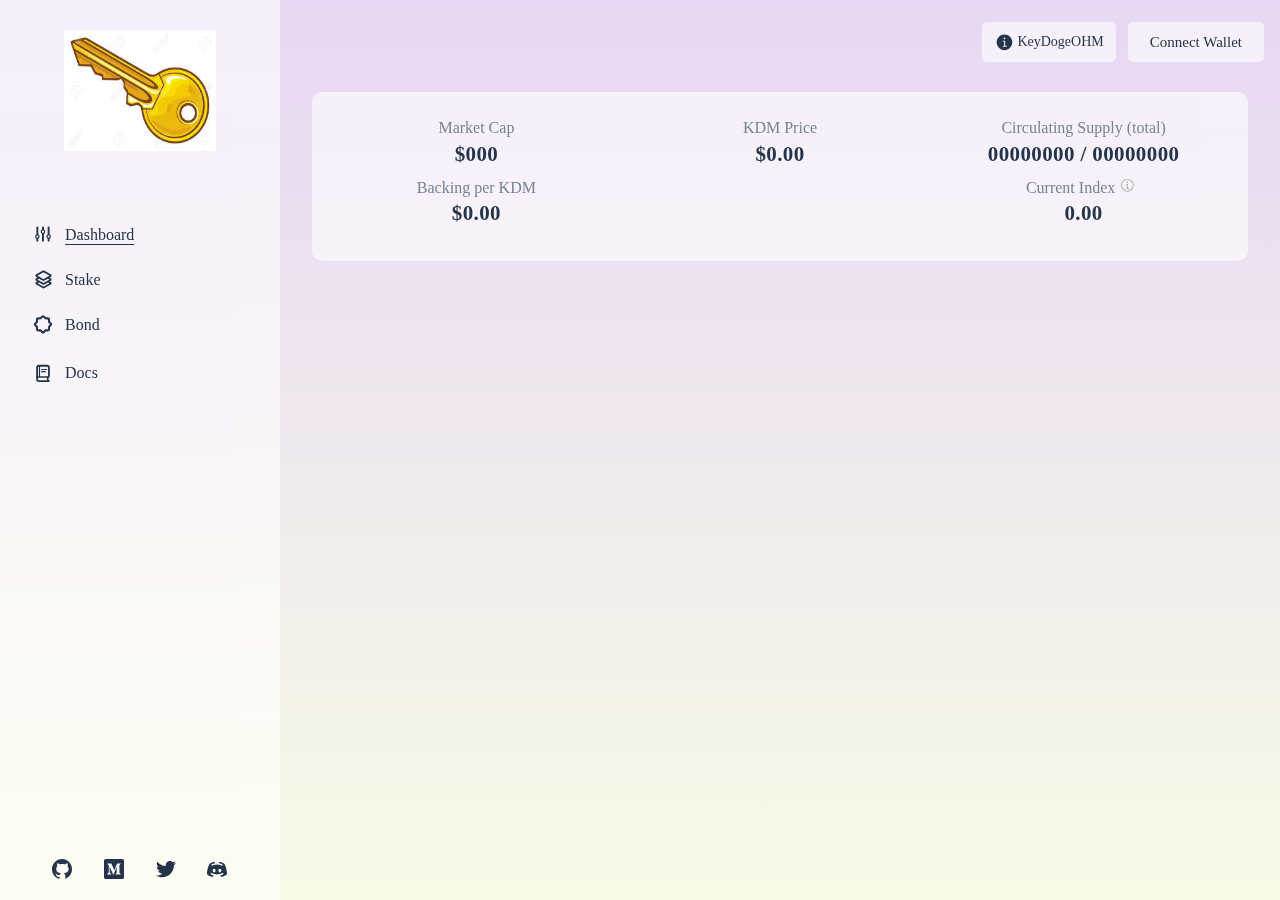
<file: index.html>
<html lang="en">

	<head>
		<meta charset="utf-8">
		<meta name="viewport" content="width=device-width,initial-scale=1,maximum-scale=1,minimum-scale=1,user-scalable=no">
		<meta name="description" content="KeyDogeOHM utilizes Treasury Reserves to enable long-term price consistency and scarcity within an infinite supply system">
		<title>KeyDogeOHM</title>
		<link href="css/style1.css" rel="stylesheet">
		<link href="css/style2.css" rel="stylesheet">
		<link rel="stylesheet" type="text/css" href="css/new.css" />
	</head>
	<body><noscript>You need to enable JavaScript to run this app.</noscript>
		<div id="root">
			<div class="app false false light">
				<div>
					<div></div>
				</div>
				<header class="MuiPaper-root MuiAppBar-root MuiAppBar-positionSticky MuiAppBar-colorPrimary jss31 MuiPaper-elevation0">
					<div class="MuiToolbar-root MuiToolbar-regular dapp-topbar"><button class="MuiButtonBase-root MuiButton-root MuiButton-contained jss32 MuiButton-containedSecondary MuiButton-containedSizeLarge MuiButton-sizeLarge MuiButton-disableElevation"   data-flag="false"   tabindex="0" type="button" id="hamburger" aria-label="open drawer" edge="start"><span class="MuiButton-label"><svg width="20" height="20" viewBox="0 0 20 20" fill="none" xmlns="http://www.w3.org/2000/svg" class="MuiSvgIcon-root MuiSvgIcon-fontSizeSmall" focusable="false" color="#253449" aria-hidden="true"><path d="M1.31738 6.05078H17.6826C18.21 6.05078 18.6143 5.62012 18.6143 5.10156C18.6143 4.57422 18.21 4.15234 17.6826 4.15234H1.31738C0.798828 4.15234 0.385742 4.58301 0.385742 5.10156C0.385742 5.61133 0.798828 6.05078 1.31738 6.05078ZM3.11035 10.6035H15.916C16.4434 10.6035 16.8477 10.1641 16.8477 9.6543C16.8477 9.12695 16.4434 8.70508 15.916 8.70508H3.11035C2.5918 8.70508 2.17871 9.13574 2.17871 9.6543C2.17871 10.1641 2.5918 10.6035 3.11035 10.6035ZM4.87695 15.1562H14.1494C14.6768 15.1562 15.0811 14.7168 15.0811 14.207C15.0811 13.6797 14.6768 13.249 14.1494 13.249H4.87695C4.3584 13.249 3.94531 13.6885 3.94531 14.207C3.94531 14.708 4.3584 15.1562 4.87695 15.1562Z"></path></svg></span></button>
						<div class="MuiBox-root jss33">
							<div class="MuiBox-root jss34" id="ohm-menu-button-hover">
								<button class="MuiButtonBase-root MuiButton-root MuiButton-contained MuiButton-containedSecondary MuiButton-containedSizeLarge MuiButton-sizeLarge MuiButton-disableElevation" tabindex="0" type="button" id="ohm-menu-button" title="OHM" aria-describedby="ohm-popper"><span class="MuiButton-label"><svg width="20" height="20" viewBox="0 0 20 20" fill="none" xmlns="http://www.w3.org/2000/svg" class="MuiSvgIcon-root MuiSvgIcon-colorPrimary MuiSvgIcon-fontSizeSmall" focusable="false" color="#253449" aria-hidden="true"><path d="M10.5 18.1953C14.7891 18.1953 18.3359 14.6484 18.3359 10.3594C18.3359 6.0625 14.7891 2.52344 10.4922 2.52344C6.20312 2.52344 2.66406 6.0625 2.66406 10.3594C2.66406 14.6484 6.21094 18.1953 10.5 18.1953ZM10.4531 7.35938C9.96094 7.35938 9.5625 6.96875 9.5625 6.48438C9.5625 5.98438 9.96094 5.59375 10.4531 5.59375C10.9375 5.59375 11.3281 5.98438 11.3281 6.48438C11.3281 6.96875 10.9375 7.35938 10.4531 7.35938ZM9.07031 14.7188C8.80469 14.7188 8.60938 14.5234 8.60938 14.2656C8.60938 14.0234 8.80469 13.8203 9.07031 13.8203H10.2109V9.71094H9.17188C8.91406 9.71094 8.71875 9.51562 8.71875 9.25781C8.71875 9.01562 8.91406 8.8125 9.17188 8.8125H10.7109C11.0234 8.8125 11.1953 9.03906 11.1953 9.36719V13.8203H12.3359C12.5938 13.8203 12.7969 14.0234 12.7969 14.2656C12.7969 14.5234 12.5938 14.7188 12.3359 14.7188H9.07031Z"></path></svg><p class="MuiTypography-root MuiTypography-body1">KeyDogeOHM</p></span></button>
								<div  class="second_nav">
									<!--<ul>
										<li><a href="#">Buy on Line time</a></li>
										<li><a href="#">Buy on Line time</a></li>
										<li><a href="#">Buy on Line time</a></li>
										<li><a href="#">Buy on Line time</a></li>
									</ul>-->
								</div>
							</div>
							<div class="wallet-menu" id="wallet-menu">
								<button id="connectWalletBtn" class="MuiButtonBase-root MuiButton-root MuiButton-contained pending-txn-container MuiButton-containedSecondary MuiButton-containedSizeLarge MuiButton-sizeLarge MuiButton-disableElevation" tabindex="0" type="button" id="wallet-button"><span class="MuiButton-label">Connect Wallet</span></button></div>
						</div>
					</div>
				</header>
				<nav class="jss1">
					<div class="sidebar" id="sidebarContent">
						<div class="MuiDrawer-root MuiDrawer-docked">
							<div class="MuiPaper-root MuiDrawer-paper MuiDrawer-paperAnchorLeft MuiDrawer-paperAnchorDockedLeft MuiPaper-elevation0">
								<div class="MuiPaper-root dapp-sidebar MuiPaper-elevation0 MuiPaper-rounded">
									<div class="MuiBox-root jss36 dapp-sidebar-inner">
										<div class="dapp-menu-top">
											<div class="MuiBox-root jss37 branding-header">
												<a class="MuiTypography-root MuiLink-root MuiLink-underlineNone MuiTypography-colorPrimary" href="#">
													<img src="img/logo.png"  width="152" height="121"/>
												</a>
											</div>
											<div class="dapp-menu-links">
												<div class="dapp-nav" id="navbarNav">
													<a aria-current="page" class="MuiTypography-root MuiLink-root MuiLink-underlineNone button-dapp-menu  MuiTypography-colorPrimary active" id="dash-nav" href="index.html">
														<h6 class="MuiTypography-root MuiTypography-h6"><svg width="20" height="20" viewBox="0 0 20 20" fill="none" xmlns="http://www.w3.org/2000/svg" class="MuiSvgIcon-root MuiSvgIcon-colorPrimary MuiSvgIcon-fontSizeSmall" focusable="false" color="#253449" aria-hidden="true"><path d="M9.99219 17.6172C10.5312 17.6172 10.9609 17.2031 10.9609 16.6719V9.72656C11.7344 9.35938 12.2734 8.57031 12.2734 7.66406C12.2734 6.75781 11.7344 5.96875 10.9609 5.60156V3.46094C10.9609 2.95312 10.5156 2.53906 9.99219 2.53906C9.48438 2.53906 9.02344 2.95312 9.02344 3.46094V5.60156C8.25 5.96875 7.71875 6.75781 7.71875 7.66406C7.71875 8.5625 8.25 9.35938 9.02344 9.72656V16.6719C9.02344 17.1953 9.47656 17.6172 9.99219 17.6172ZM13.3516 12.4766C13.3516 13.3828 13.8828 14.1719 14.6562 14.5391V16.6875C14.6562 17.1953 15.1094 17.6172 15.625 17.6172C16.1562 17.6172 16.5938 17.2031 16.5938 16.6875V14.5391C17.3672 14.1719 17.9062 13.3906 17.9062 12.4766C17.9062 11.5703 17.3672 10.7812 16.5938 10.4141V3.47656C16.5938 2.95312 16.1484 2.53906 15.625 2.53906C15.1172 2.53906 14.6562 2.95312 14.6562 3.47656V10.4219C13.8828 10.7812 13.3516 11.5703 13.3516 12.4766ZM2.08594 12.4766C2.08594 13.3828 2.625 14.1719 3.39844 14.5391V16.6875C3.39844 17.1953 3.84375 17.6172 4.36719 17.6172C4.89844 17.6172 5.33594 17.2031 5.33594 16.6875V14.5391C6.10938 14.1719 6.64062 13.3906 6.64062 12.4766C6.64062 11.5703 6.10938 10.7812 5.33594 10.4219V3.47656C5.33594 2.95312 4.89062 2.53906 4.36719 2.53906C3.85938 2.53906 3.39844 2.95312 3.39844 3.47656V10.4141C2.625 10.7812 2.08594 11.5703 2.08594 12.4766ZM8.94531 7.66406C8.94531 7.08594 9.41406 6.61719 9.99219 6.61719C10.5938 6.61719 11.0469 7.08594 11.0469 7.66406C11.0469 8.25781 10.5938 8.71094 9.99219 8.71094C9.41406 8.71094 8.94531 8.25781 8.94531 7.66406ZM14.5781 12.4766C14.5781 11.8984 15.0469 11.4297 15.625 11.4297C16.2266 11.4297 16.6797 11.8984 16.6797 12.4766C16.6797 13.0703 16.2266 13.5312 15.625 13.5312C15.0469 13.5312 14.5781 13.0703 14.5781 12.4766ZM3.3125 12.4766C3.3125 11.8984 3.78125 11.4297 4.36719 11.4297C4.96094 11.4297 5.41406 11.8984 5.41406 12.4766C5.41406 13.0703 4.96094 13.5312 4.36719 13.5312C3.78125 13.5312 3.3125 13.0703 3.3125 12.4766Z"></path></svg>Dashboard</h6></a>
													<a class="MuiTypography-root MuiLink-root MuiLink-underlineNone button-dapp-menu  MuiTypography-colorPrimary" id="stake-nav" href="stake.html">
														<h6 class="MuiTypography-root MuiTypography-h6"><svg width="20" height="20" viewBox="0 0 20 20" fill="none" xmlns="http://www.w3.org/2000/svg" class="MuiSvgIcon-root MuiSvgIcon-colorPrimary MuiSvgIcon-fontSizeSmall" focusable="false" color="#253449" aria-hidden="true"><path d="M11.6172 19.0859L17.6562 15.5859C18.3438 15.1875 18.6719 14.8203 18.6719 14.2656C18.6719 13.7031 18.3438 13.3438 17.6562 12.9375L16.75 12.4141L17.6562 11.8906C18.3438 11.4922 18.6719 11.125 18.6719 10.5703C18.6719 10.0078 18.3438 9.64844 17.6562 9.25L16.5781 8.625L17.6562 8C18.3438 7.59375 18.6719 7.23438 18.6719 6.67969C18.6719 6.11719 18.3438 5.75781 17.6562 5.35156L11.6172 1.85156C11.1797 1.60156 10.8438 1.46875 10.4922 1.46875C10.1484 1.46875 9.8125 1.60156 9.375 1.85156L3.33594 5.35156C2.64844 5.75781 2.32031 6.11719 2.32031 6.67969C2.32031 7.23438 2.64844 7.59375 3.33594 8L4.41406 8.625L3.33594 9.25C2.64844 9.64844 2.32031 10.0078 2.32031 10.5703C2.32031 11.125 2.64844 11.4922 3.33594 11.8906L4.24219 12.4141L3.33594 12.9375C2.64844 13.3438 2.32031 13.7031 2.32031 14.2656C2.32031 14.8203 2.64844 15.1875 3.33594 15.5859L9.375 19.0859C9.8125 19.3359 10.1484 19.4688 10.4922 19.4688C10.8438 19.4688 11.1797 19.3359 11.6172 19.0859ZM10.4922 10C10.3984 10 10.3125 9.96875 10.2031 9.90625L4.64062 6.75C4.60156 6.73438 4.58594 6.71094 4.58594 6.67969C4.58594 6.64062 4.60156 6.61719 4.64062 6.60156L10.2031 3.44531C10.3125 3.38281 10.3984 3.35156 10.4922 3.35156C10.5859 3.35156 10.6719 3.38281 10.7891 3.44531L16.3516 6.60156C16.3828 6.61719 16.4062 6.64062 16.4062 6.67969C16.4062 6.71094 16.3828 6.73438 16.3516 6.75L10.7891 9.90625C10.6719 9.96875 10.5859 10 10.4922 10ZM10.4922 11.8828C10.8438 11.8828 11.1797 11.75 11.6172 11.5L14.8359 9.63281L16.3516 10.4922C16.3828 10.5156 16.4062 10.5312 16.4062 10.5703C16.4062 10.6016 16.3828 10.625 16.3516 10.6406L10.7891 13.8047C10.6719 13.8672 10.5859 13.8984 10.4922 13.8984C10.3984 13.8984 10.3125 13.8672 10.2031 13.8047L4.64062 10.6406C4.60156 10.625 4.58594 10.6016 4.58594 10.5703C4.58594 10.5312 4.60156 10.5156 4.64062 10.4922L6.15625 9.63281L9.375 11.5C9.8125 11.75 10.1484 11.8828 10.4922 11.8828ZM10.2031 17.4922L4.64062 14.3359C4.60156 14.3203 4.58594 14.2969 4.58594 14.2656C4.58594 14.2266 4.60156 14.2109 4.64062 14.1875L5.98438 13.4297L9.375 15.3906C9.8125 15.6406 10.1484 15.7734 10.4922 15.7734C10.8438 15.7734 11.1797 15.6406 11.6172 15.3906L15.0078 13.4297L16.3516 14.1875C16.3828 14.2109 16.4062 14.2266 16.4062 14.2656C16.4062 14.2969 16.3828 14.3203 16.3516 14.3359L10.7891 17.4922C10.6719 17.5547 10.5859 17.5859 10.4922 17.5859C10.3984 17.5859 10.3125 17.5547 10.2031 17.4922Z"></path></svg>Stake</h6></a>
													<a class="MuiTypography-root MuiLink-root MuiLink-underlineNone button-dapp-menu  MuiTypography-colorPrimary" id="bond-nav" href="bonds.html">
														<h6 class="MuiTypography-root MuiTypography-h6"><svg width="20" height="20" viewBox="0 0 20 20" fill="none" xmlns="http://www.w3.org/2000/svg" class="MuiSvgIcon-root MuiSvgIcon-colorPrimary MuiSvgIcon-fontSizeSmall" focusable="false" color="#253449" aria-hidden="true"><path d="M5.30469 17.3984H6.91406C7.03125 17.3984 7.10156 17.4297 7.1875 17.5156L8.32812 18.6484C9.44531 19.7656 10.5469 19.7656 11.6641 18.6484L12.8047 17.5156C12.8906 17.4297 12.9609 17.3984 13.0781 17.3984H14.6875C16.2656 17.3984 17.0469 16.6172 17.0469 15.0391V13.4297C17.0469 13.3203 17.0781 13.2344 17.1641 13.1563L18.2969 12.0156C19.4141 10.8984 19.4141 9.79688 18.2969 8.6797L17.1641 7.54688C17.0703 7.45313 17.0469 7.38282 17.0469 7.27345V5.66407C17.0469 4.07813 16.2578 3.29688 14.6875 3.29688H13.0781C12.9609 3.29688 12.8828 3.26563 12.8047 3.18751L11.6641 2.0547C10.5391 0.921883 9.46094 0.937508 8.32812 2.06251L7.1875 3.18751C7.10938 3.26563 7.03125 3.29688 6.91406 3.29688H5.30469C3.72656 3.29688 2.94531 4.07032 2.94531 5.66407V7.27345C2.94531 7.38282 2.91406 7.46095 2.83594 7.54688L1.69531 8.6797C0.578125 9.79688 0.578125 10.8984 1.69531 12.0156L2.83594 13.1563C2.91406 13.2344 2.94531 13.3203 2.94531 13.4297V15.0391C2.94531 16.6172 3.73438 17.3984 5.30469 17.3984ZM5.79688 15.3438C5.13281 15.3438 5.01562 15.2266 5.00781 14.5547V12.7344C5.00781 12.5156 4.95312 12.3594 4.79688 12.2109L3.5 10.9141C3.02344 10.4375 3.02344 10.2813 3.5 9.8047L4.79688 8.50782C4.95312 8.35157 5.00781 8.19532 5.01562 7.98438V6.16407C5.01562 5.48438 5.125 5.37501 5.79688 5.37501L7.625 5.3672C7.83594 5.3672 8 5.3047 8.14844 5.15626L9.44531 3.85938C9.92188 3.39063 10.0703 3.38282 10.5469 3.85938L11.8438 5.15626C11.9922 5.3047 12.1562 5.3672 12.375 5.3672L14.1953 5.37501C14.8594 5.37501 14.9766 5.4922 14.9766 6.16407V7.98438C14.9844 8.19532 15.0391 8.35157 15.1953 8.50782L16.4922 9.8047C16.9688 10.2813 16.9688 10.4375 16.4922 10.9141L15.1953 12.2109C15.0391 12.3594 14.9844 12.5156 14.9844 12.7344L14.9766 14.5547C14.9766 15.2266 14.8594 15.3438 14.1953 15.3438L12.375 15.3516C12.1562 15.3516 12.0078 15.3906 11.8438 15.5547L10.5469 16.8516C10.0781 17.3281 9.92188 17.3281 9.44531 16.8516L8.14844 15.5547C7.98438 15.3906 7.83594 15.3516 7.625 15.3516L5.79688 15.3438Z"></path></svg>Bond</h6></a>
													
												</div>
											</div>
										</div>
										<div class="MuiBox-root jss38 dapp-menu-bottom">
											<div class="dapp-menu-external-links">
												<!--<a class="MuiTypography-root MuiLink-root MuiLink-underlineNone MuiTypography-colorPrimary" href="#" target="_blank">
													<h6 class="MuiTypography-root MuiTypography-h6"><svg width="20" height="20" viewBox="0 0 20 20" fill="none" xmlns="http://www.w3.org/2000/svg" class="MuiSvgIcon-root MuiSvgIcon-colorPrimary MuiSvgIcon-fontSizeSmall" focusable="false" color="#253449" aria-hidden="true"><path d="M6.35938 19.1797C6.84375 19.1797 7.21875 18.9609 7.8125 18.4375L10.4766 16.0938H14.9375C17.3047 16.0938 18.6875 14.6875 18.6875 12.3516V6.20312C18.6875 3.86719 17.3047 2.45312 14.9375 2.45312H5.0625C2.69531 2.45312 1.3125 3.85938 1.3125 6.20312V12.3516C1.3125 14.6953 2.75781 16.0938 4.96094 16.0938H5.23438V17.9219C5.23438 18.6953 5.65625 19.1797 6.35938 19.1797ZM6.78906 17.1875V14.9922C6.78906 14.4922 6.57031 14.3125 6.10938 14.3125H5.14844C3.76562 14.3125 3.10156 13.6094 3.10156 12.2578V6.28906C3.10156 4.9375 3.76562 4.24219 5.14844 4.24219H14.8516C16.2266 4.24219 16.8984 4.9375 16.8984 6.28906V12.2578C16.8984 13.6094 16.2266 14.3125 14.8516 14.3125H10.3594C9.85156 14.3125 9.61719 14.3984 9.25 14.7656L6.78906 17.1875ZM6.0625 7.3125H13.8672C14.1484 7.3125 14.3828 7.07812 14.3828 6.79688C14.3828 6.51562 14.1484 6.28906 13.8672 6.28906H6.0625C5.78906 6.28906 5.5625 6.51562 5.5625 6.79688C5.5625 7.07812 5.78906 7.3125 6.0625 7.3125ZM6.0625 9.75H13.8672C14.1484 9.75 14.3828 9.51562 14.3828 9.22656C14.3828 8.95312 14.1484 8.71875 13.8672 8.71875H6.0625C5.78906 8.71875 5.5625 8.95312 5.5625 9.22656C5.5625 9.51562 5.78906 9.75 6.0625 9.75ZM6.0625 12.1875H11.1562C11.4453 12.1875 11.6719 11.9531 11.6719 11.6719C11.6719 11.3828 11.4453 11.1562 11.1562 11.1562H6.0625C5.78906 11.1562 5.5625 11.3906 5.5625 11.6719C5.5625 11.9531 5.78906 12.1875 6.0625 12.1875Z"></path></svg></h6>
													<h6 class="MuiTypography-root MuiTypography-h6">Forum</h6></a>
												<a class="MuiTypography-root MuiLink-root MuiLink-underlineNone MuiTypography-colorPrimary" href="#" target="_blank">
													<h6 class="MuiTypography-root MuiTypography-h6"><svg width="23" height="20" viewBox="0 0 20 20" fill="none" xmlns="http://www.w3.org/2000/svg" class="MuiSvgIcon-root MuiSvgIcon-colorPrimary MuiSvgIcon-fontSizeSmall" focusable="false" color="#253449" aria-hidden="true"><path d="M13.5957 10.167C15.2705 10.167 16.624 8.7041 16.624 6.89258C16.624 5.11523 15.2637 3.68652 13.5957 3.68652C11.9346 3.68652 10.5674 5.12891 10.5674 6.89941C10.5742 8.7041 11.9209 10.167 13.5957 10.167ZM5.63184 10.3242C7.08789 10.3242 8.27051 9.03223 8.27051 7.43945C8.27051 5.8877 7.08789 4.62305 5.63184 4.62305C4.18262 4.62305 2.98633 5.90137 2.99316 7.44629C2.99316 9.03906 4.17578 10.3242 5.63184 10.3242ZM13.5957 8.84766C12.6934 8.84766 11.9346 8 11.9346 6.89941C11.9277 5.83301 12.6934 5.00586 13.5957 5.00586C14.5049 5.00586 15.2568 5.82617 15.2568 6.89258C15.2568 7.98633 14.5049 8.84766 13.5957 8.84766ZM5.63184 9.02539C4.90723 9.02539 4.29199 8.32812 4.29199 7.44629C4.28516 6.60547 4.90723 5.92188 5.63184 5.92188C6.36328 5.92188 6.97852 6.5918 6.97852 7.43945C6.97852 8.32812 6.36328 9.02539 5.63184 9.02539ZM1.89941 16.6201H7.16992C6.75977 16.374 6.50684 15.8135 6.55469 15.3213H1.91992C1.79688 15.3213 1.74902 15.2666 1.74902 15.1572C1.74902 13.6943 3.5127 12.2725 5.625 12.2725C6.31543 12.2725 7.08105 12.4502 7.61426 12.7373C7.85352 12.3545 8.16113 12.0332 8.5918 11.7598C7.74414 11.2607 6.64355 10.9805 5.625 10.9805C2.71289 10.9805 0.361328 13.0381 0.361328 15.3076C0.361328 16.1689 0.874023 16.6201 1.89941 16.6201ZM9.35742 16.6133H17.8271C19.0439 16.6133 19.6387 16.2168 19.6387 15.3691C19.6387 13.4209 17.2256 10.9873 13.5957 10.9873C9.96582 10.9873 7.5459 13.4209 7.5459 15.3691C7.5459 16.2168 8.14062 16.6133 9.35742 16.6133ZM9.23438 15.2939C9.08398 15.2939 9.0293 15.2461 9.0293 15.1299C9.0293 14.1455 10.6836 12.3066 13.5957 12.3066C16.501 12.3066 18.1553 14.1455 18.1553 15.1299C18.1553 15.2461 18.1006 15.2939 17.957 15.2939H9.23438Z"></path></svg></h6>
													<h6 class="MuiTypography-root MuiTypography-h6">Governance</h6></a>-->
												<a class="MuiTypography-root MuiLink-root MuiLink-underlineNone MuiTypography-colorPrimary" href="https://docs.KeyDogeohm.net" target="_blank">
													<h6 class="MuiTypography-root MuiTypography-h6"><svg width="20" height="20" viewBox="0 0 20 20" fill="none" xmlns="http://www.w3.org/2000/svg" class="MuiSvgIcon-root MuiSvgIcon-colorPrimary MuiSvgIcon-fontSizeSmall" focusable="false" color="#253449" aria-hidden="true"><path d="M5.80469 18.8984H16.0078C16.4766 18.8984 16.8203 18.5547 16.8203 18.0859C16.8203 17.6641 16.5391 17.3984 16.2031 17.2266C15.2656 16.7656 15.0859 15.3906 16.0781 14.4922C16.5469 14.0938 16.8125 13.7031 16.8125 12.9062V4.50781C16.8125 2.77344 15.8906 1.83594 14.1641 1.83594H5.82031C4.09375 1.83594 3.17188 2.76562 3.17188 4.50781V16.2578C3.17188 17.9688 4.09375 18.8984 5.80469 18.8984ZM13.9766 3.625C14.6797 3.625 15.0234 3.99219 15.0234 4.66406V12.6172C15.0234 12.9609 14.8281 13.1562 14.4766 13.1562H7.04688V3.625H13.9766ZM4.96094 13.3906V4.66406C4.96094 4.03125 5.25781 3.67188 5.875 3.63281V13.1562C5.52344 13.1797 5.22656 13.2578 4.96094 13.3906ZM8.45312 7.07031H13.6094C13.9297 7.07031 14.1953 6.80469 14.1953 6.48438C14.1953 6.16406 13.9297 5.89844 13.6094 5.89844H8.45312C8.125 5.89844 7.85938 6.16406 7.85938 6.48438C7.85938 6.80469 8.125 7.07031 8.45312 7.07031ZM8.45312 9.27344H12.3594C12.6797 9.27344 12.9453 9.00781 12.9453 8.67969C12.9453 8.35938 12.6797 8.09375 12.3594 8.09375H8.45312C8.125 8.09375 7.85938 8.35938 7.85938 8.67969C7.85938 9.00781 8.125 9.27344 8.45312 9.27344ZM6.11719 17.2734C5.25 17.2734 4.80469 16.7578 4.80469 16.0156C4.80469 15.3125 5.30469 14.7812 6.16406 14.7812H13.7969C13.875 14.7812 13.9531 14.7734 14.0234 14.7578C13.625 15.6016 13.6562 16.5312 14.0781 17.2734H6.11719Z"></path></svg></h6>
													<h6 class="MuiTypography-root MuiTypography-h6">Docs</h6></a>
											</div>
											<div class="dapp-menu-social">
												<div class="social-row">
													<a class="MuiTypography-root MuiLink-root MuiLink-underlineNone MuiTypography-colorPrimary" href="https://github.com/KeyDogeOHM/KeyDogeOHM-contracts" target="_blank">
														<svg width="20" height="20" viewBox="0 0 20 20" fill="none" xmlns="http://www.w3.org/2000/svg" class="MuiSvgIcon-root MuiSvgIcon-colorPrimary MuiSvgIcon-fontSizeSmall" focusable="false" color="#253449" aria-hidden="true">
															<path d="M10 0C4.4775 0 0 4.54761 0 10.1566C0 14.9158 3.22667 18.898 7.57667 20C7.53 19.8629 7.5 19.7038 7.5 19.5066V17.7706C7.09417 17.7706 6.41417 17.7706 6.24333 17.7706C5.55917 17.7706 4.95083 17.4719 4.65583 16.9166C4.32833 16.2996 4.27167 15.3559 3.46 14.7787C3.21917 14.5865 3.4025 14.3673 3.68 14.397C4.1925 14.5442 4.6175 14.9014 5.0175 15.4312C5.41583 15.9619 5.60333 16.0821 6.3475 16.0821C6.70833 16.0821 7.24833 16.0609 7.75667 15.9797C8.03 15.2747 8.5025 14.6255 9.08 14.3191C5.75 13.9712 4.16083 12.2886 4.16083 10.0042C4.16083 9.02074 4.57333 8.0694 5.27417 7.26788C5.04417 6.47228 4.755 4.84977 5.3625 4.23191C6.86083 4.23191 7.76667 5.21879 7.98417 5.4854C8.73083 5.22556 9.55083 5.07829 10.4125 5.07829C11.2758 5.07829 12.0992 5.22556 12.8475 5.48709C13.0625 5.22218 13.9692 4.23191 15.4708 4.23191C16.0808 4.85061 15.7883 6.4799 15.5558 7.2738C16.2525 8.07364 16.6625 9.02243 16.6625 10.0042C16.6625 12.2869 15.0758 13.9687 11.7508 14.3182C12.6658 14.8032 13.3333 16.1659 13.3333 17.1926V19.5066C13.3333 19.5946 13.3142 19.6581 13.3042 19.7334C17.2008 18.3462 20 14.5882 20 10.1566C20 4.54761 15.5225 0 10 0Z"></path>
														</svg>
													</a>
													<a class="MuiTypography-root MuiLink-root MuiLink-underlineNone MuiTypography-colorPrimary" href="https://medium.com/@KeyDogeOHM" target="_blank">
														<svg width="20" height="20" viewBox="0 0 20 20" fill="none" xmlns="http://www.w3.org/2000/svg" class="MuiSvgIcon-root MuiSvgIcon-colorPrimary MuiSvgIcon-fontSizeSmall" focusable="false" color="#253449" aria-hidden="true">
															<path d="M18.1818 0H1.81818C0.813636 0 0 0.813636 0 1.81818V18.1818C0 19.1864 0.813636 20 1.81818 20H18.1818C19.1864 20 20 19.1864 20 18.1818V1.81818C20 0.813636 19.1864 0 18.1818 0ZM16.8564 15.4545H11.4645V15.1518L12.7273 14.0409V7.7L9.62636 15.4545H9.14182L5.68182 7.63909V13.1727L7.26364 15.1518V15.4545H3.14364V15.1518L4.77909 13.1727V6.58909L3.32545 4.77182C3.32545 4.77182 3.32545 4.50909 3.32545 4.55H7.30364L10.3936 11.2345L13.0591 4.55H16.8355V4.77182L15.4545 5.93273V14.0409L16.8564 15.1518V15.4545Z"></path>
														</svg>
													</a>
													<a class="MuiTypography-root MuiLink-root MuiLink-underlineNone MuiTypography-colorPrimary" href="https://twitter.com/KeyDoge_ohm_net" target="_blank">
														<svg width="20" height="20" viewBox="0 0 20 20" fill="none" xmlns="http://www.w3.org/2000/svg" class="MuiSvgIcon-root MuiSvgIcon-colorPrimary MuiSvgIcon-fontSizeSmall" focusable="false" color="#253449" aria-hidden="true">
															<path d="M20 3.92377C19.2639 4.25068 18.4731 4.47067 17.6432 4.5699C18.4908 4.06223 19.1408 3.25841 19.4469 2.29999C18.6547 2.76997 17.7762 3.1115 16.8409 3.2961C16.0925 2.49844 15.0263 2 13.8464 2C11.5803 2 9.74347 3.83762 9.74347 6.10292C9.74347 6.42445 9.78039 6.73828 9.84962 7.0375C6.43975 6.86674 3.41679 5.23295 1.39225 2.74997C1.03996 3.3561 0.83766 4.06069 0.83766 4.81374C0.83766 6.23676 1.56148 7.49287 2.66221 8.22822C1.98992 8.20669 1.35687 8.02208 0.803815 7.71517C0.803815 7.73286 0.803815 7.74901 0.803815 7.7667C0.803815 9.75509 2.21761 11.4135 4.09523 11.7896C3.75139 11.8835 3.38833 11.9335 3.01373 11.9335C2.74989 11.9335 2.49221 11.9073 2.24222 11.8604C2.76451 13.4903 4.27984 14.6772 6.07515 14.7103C4.67136 15.811 2.9022 16.4671 0.979193 16.4671C0.648437 16.4671 0.321526 16.4479 0 16.4094C1.81608 17.5733 3.97216 18.2525 6.28976 18.2525C13.8372 18.2525 17.9632 12.0004 17.9632 6.57829C17.9632 6.4006 17.9593 6.22368 17.9516 6.04754C18.7539 5.46833 19.45 4.74605 20 3.92377Z"></path>
														</svg>
													</a>
													<a class="MuiTypography-root MuiLink-root MuiLink-underlineNone MuiTypography-colorPrimary" href="http://discord.gg/KeyDoge-ohm-net" target="_blank">
														<svg width="20" height="20" viewBox="0 0 20 20" fill="none" xmlns="http://www.w3.org/2000/svg" class="MuiSvgIcon-root MuiSvgIcon-colorPrimary MuiSvgIcon-fontSizeSmall" focusable="false" color="#253449" aria-hidden="true">
															<path d="M17.2286 4.63925C15.4971 3.24782 12.7593 3.01211 12.6436 3.00211C12.4607 2.98639 12.2871 3.08997 12.2121 3.25711C12.2093 3.26282 12.0564 3.70639 11.9086 4.13425C13.9207 4.48639 15.2879 5.26782 15.3607 5.31068C15.7021 5.50925 15.8164 5.94711 15.6171 6.28782C15.485 6.51496 15.2457 6.64211 15 6.64211C14.8779 6.64211 14.755 6.61139 14.6421 6.54568C14.6221 6.53354 12.6164 5.39211 10.0014 5.39211C7.38571 5.39211 5.37929 6.53425 5.35929 6.54568C5.01857 6.74354 4.58143 6.62711 4.38357 6.28568C4.18571 5.94568 4.30071 5.50925 4.64071 5.31068C4.71357 5.26782 6.08571 4.48354 8.10357 4.13211C7.94786 3.69925 7.79071 3.26282 7.78786 3.25711C7.71286 3.08925 7.53929 2.98354 7.35643 3.00211C7.24071 3.01139 4.50286 3.24711 2.74857 4.65782C1.83143 5.50497 0 10.4578 0 14.74C0 14.8157 0.0192857 14.8893 0.0571429 14.955C1.32214 17.1764 4.77071 17.7578 5.55643 17.7828C5.56143 17.7835 5.56571 17.7835 5.57 17.7835C5.70857 17.7835 5.83929 17.7171 5.92143 17.605L6.77143 16.4535C4.90714 16.0043 3.92143 15.2978 3.86214 15.2542C3.545 15.0207 3.47643 14.5735 3.71 14.2557C3.94286 13.9393 4.38857 13.8693 4.70571 14.1014C4.73214 14.1185 6.55143 15.3921 10 15.3921C13.4621 15.3921 15.2764 14.1135 15.2943 14.1007C15.6114 13.8707 16.0586 13.94 16.2907 14.2585C16.5221 14.5757 16.455 15.02 16.1393 15.2528C16.08 15.2964 15.0993 16.0014 13.2393 16.4507L14.0786 17.6042C14.1607 17.7171 14.2914 17.7828 14.43 17.7828C14.435 17.7828 14.4393 17.7828 14.4436 17.7821C15.23 17.7571 18.6786 17.1757 19.9429 14.9542C19.9807 14.8885 20 14.815 20 14.7393C20 10.4578 18.1686 5.50497 17.2286 4.63925ZM7.14286 13.2493C6.35357 13.2493 5.71429 12.45 5.71429 11.4635C5.71429 10.4771 6.35357 9.67782 7.14286 9.67782C7.93214 9.67782 8.57143 10.4771 8.57143 11.4635C8.57143 12.45 7.93214 13.2493 7.14286 13.2493ZM12.8571 13.2493C12.0679 13.2493 11.4286 12.45 11.4286 11.4635C11.4286 10.4771 12.0679 9.67782 12.8571 9.67782C13.6464 9.67782 14.2857 10.4771 14.2857 11.4635C14.2857 12.45 13.6464 13.2493 12.8571 13.2493Z"></path>
														</svg>
													</a>
												</div>
											</div>
										</div>
									</div>
								</div>
							</div>
						</div>
					</div>
				</nav>
				<div class="jss2 false">
					<div id="treasury-dashboard-view" class="false false">
						<div class="MuiContainer-root MuiContainer-maxWidthLg">
							<div class="MuiBox-root jss39 hero-metrics">
								<div class="MuiPaper-root ohm-card MuiPaper-elevation0 MuiPaper-rounded">
									<div class="MuiBox-root jss40">
										<div class="MuiBox-root jss41 metric market style2">
											<h6 class="MuiTypography-root MuiTypography-h6 MuiTypography-colorTextSecondary">Market Cap</h6>
											<h5 class="MuiTypography-root MuiTypography-h5" id="MarketCap">$000</h5></div>
										<div class="MuiBox-root jss42 metric price style2">
											<h6 class="MuiTypography-root MuiTypography-h6 MuiTypography-colorTextSecondary">KDM Price</h6>
											<h5 class="MuiTypography-root MuiTypography-h5" id="OHMPrice">$0.00</h5></div>
										<!--<div class="MuiBox-root jss43 metric wsoprice style2">
											<h6 class="MuiTypography-root MuiTypography-h6 MuiTypography-colorTextSecondary">wsOHM Price<div class="MuiBox-root jss44" style="display: inline-flex; justify-content: center; align-self: center;"><svg width="20" height="20" viewBox="0 0 20 20" fill="none" xmlns="http://www.w3.org/2000/svg" class="MuiSvgIcon-root info-icon MuiSvgIcon-fontSizeSmall" focusable="false" color="#253449" aria-hidden="true" style="margin: 0px 5px; font-size: 1em;"><path d="M9.23438 18.1953C13.5234 18.1953 17.0703 14.6484 17.0703 10.3594C17.0703 6.0625 13.5234 2.52344 9.22656 2.52344C4.9375 2.52344 1.39844 6.0625 1.39844 10.3594C1.39844 14.6484 4.94531 18.1953 9.23438 18.1953ZM9.23438 17.1797C5.45312 17.1797 2.41406 14.1328 2.41406 10.3594C2.41406 6.57812 5.45312 3.53125 9.22656 3.53125C13.0078 3.53125 16.0547 6.57812 16.0625 10.3594C16.0625 14.1328 13.0156 17.1797 9.23438 17.1797ZM9.1875 7.41406C9.67188 7.41406 10.0469 7.03906 10.0469 6.5625C10.0469 6.08594 9.67188 5.70312 9.1875 5.70312C8.71094 5.70312 8.32812 6.08594 8.32812 6.5625C8.32812 7.03906 8.71094 7.41406 9.1875 7.41406ZM7.83594 14.625H11.0391C11.2891 14.625 11.4844 14.4375 11.4844 14.1953C11.4844 13.9531 11.2891 13.7578 11.0391 13.7578H9.91406V9.38281C9.91406 9.0625 9.75 8.84375 9.44531 8.84375H7.9375C7.6875 8.84375 7.49219 9.03906 7.49219 9.27344C7.49219 9.52344 7.6875 9.71094 7.9375 9.71094H8.96094V13.7578H7.83594C7.58594 13.7578 7.39062 13.9531 7.39062 14.1953C7.39062 14.4375 7.58594 14.625 7.83594 14.625Z" fill="#A3A3A3"></path></svg></div></h6>
											<h5 class="MuiTypography-root MuiTypography-h5">$26,194.83</h5></div>-->
										<div class="MuiBox-root jss45 metric circ style2">
											<h6 class="MuiTypography-root MuiTypography-h6 MuiTypography-colorTextSecondary">Circulating Supply (total)</h6>
											<h5 class="MuiTypography-root MuiTypography-h5" id="CirculatingSupply">00000000 / 00000000</h5></div>
										<div class="MuiBox-root jss46 metric bpo style2">
											<h6 class="MuiTypography-root MuiTypography-h6 MuiTypography-colorTextSecondary">Backing per KDM</h6>
											<h5 class="MuiTypography-root MuiTypography-h5" id="BackingperOHM">$0.00</h5></div>
										<div class="MuiBox-root jss47 metric index style2">
											<h6 class="MuiTypography-root MuiTypography-h6 MuiTypography-colorTextSecondary">Current Index<div class="MuiBox-root jss48" style="display: inline-flex; justify-content: center; align-self: center;"><svg width="20" height="20" viewBox="0 0 20 20" fill="none" xmlns="http://www.w3.org/2000/svg" class="MuiSvgIcon-root info-icon MuiSvgIcon-fontSizeSmall" focusable="false" color="#253449" aria-hidden="true" style="margin: 0px 5px; font-size: 1em;"><path d="M9.23438 18.1953C13.5234 18.1953 17.0703 14.6484 17.0703 10.3594C17.0703 6.0625 13.5234 2.52344 9.22656 2.52344C4.9375 2.52344 1.39844 6.0625 1.39844 10.3594C1.39844 14.6484 4.94531 18.1953 9.23438 18.1953ZM9.23438 17.1797C5.45312 17.1797 2.41406 14.1328 2.41406 10.3594C2.41406 6.57812 5.45312 3.53125 9.22656 3.53125C13.0078 3.53125 16.0547 6.57812 16.0625 10.3594C16.0625 14.1328 13.0156 17.1797 9.23438 17.1797ZM9.1875 7.41406C9.67188 7.41406 10.0469 7.03906 10.0469 6.5625C10.0469 6.08594 9.67188 5.70312 9.1875 5.70312C8.71094 5.70312 8.32812 6.08594 8.32812 6.5625C8.32812 7.03906 8.71094 7.41406 9.1875 7.41406ZM7.83594 14.625H11.0391C11.2891 14.625 11.4844 14.4375 11.4844 14.1953C11.4844 13.9531 11.2891 13.7578 11.0391 13.7578H9.91406V9.38281C9.91406 9.0625 9.75 8.84375 9.44531 8.84375H7.9375C7.6875 8.84375 7.49219 9.03906 7.49219 9.27344C7.49219 9.52344 7.6875 9.71094 7.9375 9.71094H8.96094V13.7578H7.83594C7.58594 13.7578 7.39062 13.9531 7.39062 14.1953C7.39062 14.4375 7.58594 14.625 7.83594 14.625Z" fill="#A3A3A3"></path></svg></div></h6>
											<h5 class="MuiTypography-root MuiTypography-h5" id="CurrentIndex">0.00</h5></div>
									</div>
								</div>
							</div>

						</div>
					</div>
				</div>
			</div>
		</div>



		
		<div class="MuiBackdrop-root" aria-hidden="true" style="opacity: 1; transition: opacity 225ms cubic-bezier(0.4, 0, 0.2, 1) 0ms;"></div>
		
		<script src="lib/jquery-1.11.0.js"></script>
		<script src="lib/web3.min.js"></script>
		<script src="lib/wrap.js"></script>
		<script src="js/common.js" ></script>
		<script src="js/abi.js" ></script>
		<script src="js/index.js" ></script>
		
</html>
</file>
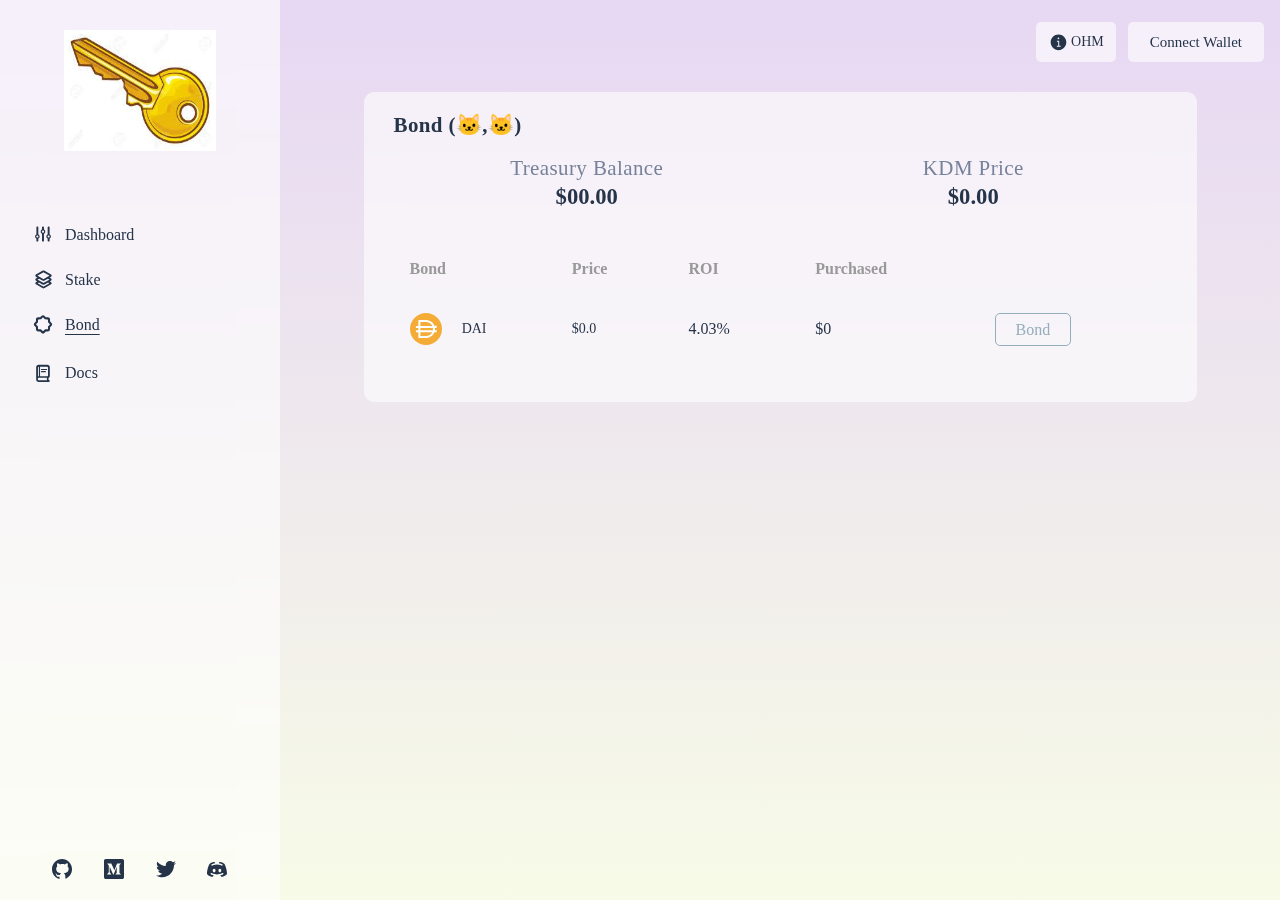
<file: bonds.html>
<html lang="en">

	<head>
		<meta charset="utf-8">
		<meta name="viewport" content="width=device-width,initial-scale=1,maximum-scale=1,minimum-scale=1,user-scalable=no">
		<meta name="description" content="KeyDogeOHM utilizes Treasury Reserves to enable long-term price consistency and scarcity within an infinite supply system">
		<title>KeyDoge Bonds</title>
		<link href="css/style1.css" rel="stylesheet">
		<link href="css/style2.css" rel="stylesheet">
		<link rel="stylesheet" type="text/css" href="css/new.css" />
		<link rel="stylesheet" type="text/css" href="css/new2.css" />
		<style>
			.div1 {
				height: 70px;
				margin-top: 45px;
			}
		</style>
	</head>

	<body><noscript>You need to enable JavaScript to run this app.</noscript>
		<div id="root">
			<div class="app false false light">
				<header class="MuiPaper-root MuiAppBar-root MuiAppBar-positionSticky MuiAppBar-colorPrimary jss31 MuiPaper-elevation0">
					<div class="MuiToolbar-root MuiToolbar-regular dapp-topbar"><button class="MuiButtonBase-root MuiButton-root MuiButton-contained jss32 MuiButton-containedSecondary MuiButton-containedSizeLarge MuiButton-sizeLarge MuiButton-disableElevation" data-flag="false" tabindex="0" type="button" id="hamburger" aria-label="open drawer" edge="start"><span class="MuiButton-label"><svg width="20" height="20" viewBox="0 0 20 20"
								fill="none" xmlns="http://www.w3.org/2000/svg"
								class="MuiSvgIcon-root MuiSvgIcon-fontSizeSmall" focusable="false" color="#253449"
								aria-hidden="true">
								<path
									d="M1.31738 6.05078H17.6826C18.21 6.05078 18.6143 5.62012 18.6143 5.10156C18.6143 4.57422 18.21 4.15234 17.6826 4.15234H1.31738C0.798828 4.15234 0.385742 4.58301 0.385742 5.10156C0.385742 5.61133 0.798828 6.05078 1.31738 6.05078ZM3.11035 10.6035H15.916C16.4434 10.6035 16.8477 10.1641 16.8477 9.6543C16.8477 9.12695 16.4434 8.70508 15.916 8.70508H3.11035C2.5918 8.70508 2.17871 9.13574 2.17871 9.6543C2.17871 10.1641 2.5918 10.6035 3.11035 10.6035ZM4.87695 15.1562H14.1494C14.6768 15.1562 15.0811 14.7168 15.0811 14.207C15.0811 13.6797 14.6768 13.249 14.1494 13.249H4.87695C4.3584 13.249 3.94531 13.6885 3.94531 14.207C3.94531 14.708 4.3584 15.1562 4.87695 15.1562Z">
								</path>
							</svg></span></button>
						<div class="MuiBox-root jss33">
							<div class="MuiBox-root jss34" id="ohm-menu-button-hover">
								<button class="MuiButtonBase-root MuiButton-root MuiButton-contained MuiButton-containedSecondary MuiButton-containedSizeLarge MuiButton-sizeLarge MuiButton-disableElevation" tabindex="0" type="button" id="ohm-menu-button" title="OHM" aria-describedby="ohm-popper"><span class="MuiButton-label"><svg width="20" height="20"
										viewBox="0 0 20 20" fill="none" xmlns="http://www.w3.org/2000/svg"
										class="MuiSvgIcon-root MuiSvgIcon-colorPrimary MuiSvgIcon-fontSizeSmall"
										focusable="false" color="#253449" aria-hidden="true">
										<path
											d="M10.5 18.1953C14.7891 18.1953 18.3359 14.6484 18.3359 10.3594C18.3359 6.0625 14.7891 2.52344 10.4922 2.52344C6.20312 2.52344 2.66406 6.0625 2.66406 10.3594C2.66406 14.6484 6.21094 18.1953 10.5 18.1953ZM10.4531 7.35938C9.96094 7.35938 9.5625 6.96875 9.5625 6.48438C9.5625 5.98438 9.96094 5.59375 10.4531 5.59375C10.9375 5.59375 11.3281 5.98438 11.3281 6.48438C11.3281 6.96875 10.9375 7.35938 10.4531 7.35938ZM9.07031 14.7188C8.80469 14.7188 8.60938 14.5234 8.60938 14.2656C8.60938 14.0234 8.80469 13.8203 9.07031 13.8203H10.2109V9.71094H9.17188C8.91406 9.71094 8.71875 9.51562 8.71875 9.25781C8.71875 9.01562 8.91406 8.8125 9.17188 8.8125H10.7109C11.0234 8.8125 11.1953 9.03906 11.1953 9.36719V13.8203H12.3359C12.5938 13.8203 12.7969 14.0234 12.7969 14.2656C12.7969 14.5234 12.5938 14.7188 12.3359 14.7188H9.07031Z">
										</path>
									</svg>
									<p class="MuiTypography-root MuiTypography-body1">OHM</p>
								</span></button>
								<div class="second_nav">
									<!--<ul>
										<li>
											<a href="#">Buy on Line time</a>
										</li>
										<li>
											<a href="#">Buy on Line time</a>
										</li>
										<li>
											<a href="#">Buy on Line time</a>
										</li>
										<li>
											<a href="#">Buy on Line time</a>
										</li>
									</ul>-->
								</div>
							</div>
							<div class="wallet-menu" id="wallet-menu">
								<button id="connectWalletBtn" class="MuiButtonBase-root MuiButton-root MuiButton-contained pending-txn-container MuiButton-containedSecondary MuiButton-containedSizeLarge MuiButton-sizeLarge MuiButton-disableElevation" tabindex="0" type="button" id="wallet-button"><span class="MuiButton-label">Connect Wallet</span></button></div>

						</div>
					</div>
				</header>
				<nav class="jss1">
					<div class="sidebar" id="sidebarContent">
						<div class="MuiDrawer-root MuiDrawer-docked">
							<div class="MuiPaper-root MuiDrawer-paper MuiDrawer-paperAnchorLeft MuiDrawer-paperAnchorDockedLeft MuiPaper-elevation0">
								<div class="MuiPaper-root dapp-sidebar MuiPaper-elevation0 MuiPaper-rounded">
									<div class="MuiBox-root jss36 dapp-sidebar-inner">
										<div class="dapp-menu-top">
											<div class="MuiBox-root jss37 branding-header">
												<a class="MuiTypography-root MuiLink-root MuiLink-underlineNone MuiTypography-colorPrimary" href="#" target="_blank">
													<img src="img/logo.png" width="152" height="121" />
												</a>
											</div>
											<div class="dapp-menu-links">
												<div class="dapp-nav" id="navbarNav">
													<a aria-current="page" class="MuiTypography-root MuiLink-root MuiLink-underlineNone button-dapp-menu  MuiTypography-colorPrimary" id="dash-nav" href="index.html">
														<h6 class="MuiTypography-root MuiTypography-h6"><svg width="20"
															height="20" viewBox="0 0 20 20" fill="none"
															xmlns="http://www.w3.org/2000/svg"
															class="MuiSvgIcon-root MuiSvgIcon-colorPrimary MuiSvgIcon-fontSizeSmall"
															focusable="false" color="#253449" aria-hidden="true">
															<path
																d="M9.99219 17.6172C10.5312 17.6172 10.9609 17.2031 10.9609 16.6719V9.72656C11.7344 9.35938 12.2734 8.57031 12.2734 7.66406C12.2734 6.75781 11.7344 5.96875 10.9609 5.60156V3.46094C10.9609 2.95312 10.5156 2.53906 9.99219 2.53906C9.48438 2.53906 9.02344 2.95312 9.02344 3.46094V5.60156C8.25 5.96875 7.71875 6.75781 7.71875 7.66406C7.71875 8.5625 8.25 9.35938 9.02344 9.72656V16.6719C9.02344 17.1953 9.47656 17.6172 9.99219 17.6172ZM13.3516 12.4766C13.3516 13.3828 13.8828 14.1719 14.6562 14.5391V16.6875C14.6562 17.1953 15.1094 17.6172 15.625 17.6172C16.1562 17.6172 16.5938 17.2031 16.5938 16.6875V14.5391C17.3672 14.1719 17.9062 13.3906 17.9062 12.4766C17.9062 11.5703 17.3672 10.7812 16.5938 10.4141V3.47656C16.5938 2.95312 16.1484 2.53906 15.625 2.53906C15.1172 2.53906 14.6562 2.95312 14.6562 3.47656V10.4219C13.8828 10.7812 13.3516 11.5703 13.3516 12.4766ZM2.08594 12.4766C2.08594 13.3828 2.625 14.1719 3.39844 14.5391V16.6875C3.39844 17.1953 3.84375 17.6172 4.36719 17.6172C4.89844 17.6172 5.33594 17.2031 5.33594 16.6875V14.5391C6.10938 14.1719 6.64062 13.3906 6.64062 12.4766C6.64062 11.5703 6.10938 10.7812 5.33594 10.4219V3.47656C5.33594 2.95312 4.89062 2.53906 4.36719 2.53906C3.85938 2.53906 3.39844 2.95312 3.39844 3.47656V10.4141C2.625 10.7812 2.08594 11.5703 2.08594 12.4766ZM8.94531 7.66406C8.94531 7.08594 9.41406 6.61719 9.99219 6.61719C10.5938 6.61719 11.0469 7.08594 11.0469 7.66406C11.0469 8.25781 10.5938 8.71094 9.99219 8.71094C9.41406 8.71094 8.94531 8.25781 8.94531 7.66406ZM14.5781 12.4766C14.5781 11.8984 15.0469 11.4297 15.625 11.4297C16.2266 11.4297 16.6797 11.8984 16.6797 12.4766C16.6797 13.0703 16.2266 13.5312 15.625 13.5312C15.0469 13.5312 14.5781 13.0703 14.5781 12.4766ZM3.3125 12.4766C3.3125 11.8984 3.78125 11.4297 4.36719 11.4297C4.96094 11.4297 5.41406 11.8984 5.41406 12.4766C5.41406 13.0703 4.96094 13.5312 4.36719 13.5312C3.78125 13.5312 3.3125 13.0703 3.3125 12.4766Z">
															</path>
														</svg>Dashboard</h6>
													</a>
													<a class="MuiTypography-root MuiLink-root MuiLink-underlineNone button-dapp-menu  MuiTypography-colorPrimary" id="stake-nav" href="stake.html">
														<h6 class="MuiTypography-root MuiTypography-h6"><svg width="20"
															height="20" viewBox="0 0 20 20" fill="none"
															xmlns="http://www.w3.org/2000/svg"
															class="MuiSvgIcon-root MuiSvgIcon-colorPrimary MuiSvgIcon-fontSizeSmall"
															focusable="false" color="#253449" aria-hidden="true">
															<path
																d="M11.6172 19.0859L17.6562 15.5859C18.3438 15.1875 18.6719 14.8203 18.6719 14.2656C18.6719 13.7031 18.3438 13.3438 17.6562 12.9375L16.75 12.4141L17.6562 11.8906C18.3438 11.4922 18.6719 11.125 18.6719 10.5703C18.6719 10.0078 18.3438 9.64844 17.6562 9.25L16.5781 8.625L17.6562 8C18.3438 7.59375 18.6719 7.23438 18.6719 6.67969C18.6719 6.11719 18.3438 5.75781 17.6562 5.35156L11.6172 1.85156C11.1797 1.60156 10.8438 1.46875 10.4922 1.46875C10.1484 1.46875 9.8125 1.60156 9.375 1.85156L3.33594 5.35156C2.64844 5.75781 2.32031 6.11719 2.32031 6.67969C2.32031 7.23438 2.64844 7.59375 3.33594 8L4.41406 8.625L3.33594 9.25C2.64844 9.64844 2.32031 10.0078 2.32031 10.5703C2.32031 11.125 2.64844 11.4922 3.33594 11.8906L4.24219 12.4141L3.33594 12.9375C2.64844 13.3438 2.32031 13.7031 2.32031 14.2656C2.32031 14.8203 2.64844 15.1875 3.33594 15.5859L9.375 19.0859C9.8125 19.3359 10.1484 19.4688 10.4922 19.4688C10.8438 19.4688 11.1797 19.3359 11.6172 19.0859ZM10.4922 10C10.3984 10 10.3125 9.96875 10.2031 9.90625L4.64062 6.75C4.60156 6.73438 4.58594 6.71094 4.58594 6.67969C4.58594 6.64062 4.60156 6.61719 4.64062 6.60156L10.2031 3.44531C10.3125 3.38281 10.3984 3.35156 10.4922 3.35156C10.5859 3.35156 10.6719 3.38281 10.7891 3.44531L16.3516 6.60156C16.3828 6.61719 16.4062 6.64062 16.4062 6.67969C16.4062 6.71094 16.3828 6.73438 16.3516 6.75L10.7891 9.90625C10.6719 9.96875 10.5859 10 10.4922 10ZM10.4922 11.8828C10.8438 11.8828 11.1797 11.75 11.6172 11.5L14.8359 9.63281L16.3516 10.4922C16.3828 10.5156 16.4062 10.5312 16.4062 10.5703C16.4062 10.6016 16.3828 10.625 16.3516 10.6406L10.7891 13.8047C10.6719 13.8672 10.5859 13.8984 10.4922 13.8984C10.3984 13.8984 10.3125 13.8672 10.2031 13.8047L4.64062 10.6406C4.60156 10.625 4.58594 10.6016 4.58594 10.5703C4.58594 10.5312 4.60156 10.5156 4.64062 10.4922L6.15625 9.63281L9.375 11.5C9.8125 11.75 10.1484 11.8828 10.4922 11.8828ZM10.2031 17.4922L4.64062 14.3359C4.60156 14.3203 4.58594 14.2969 4.58594 14.2656C4.58594 14.2266 4.60156 14.2109 4.64062 14.1875L5.98438 13.4297L9.375 15.3906C9.8125 15.6406 10.1484 15.7734 10.4922 15.7734C10.8438 15.7734 11.1797 15.6406 11.6172 15.3906L15.0078 13.4297L16.3516 14.1875C16.3828 14.2109 16.4062 14.2266 16.4062 14.2656C16.4062 14.2969 16.3828 14.3203 16.3516 14.3359L10.7891 17.4922C10.6719 17.5547 10.5859 17.5859 10.4922 17.5859C10.3984 17.5859 10.3125 17.5547 10.2031 17.4922Z">
															</path>
														</svg>Stake</h6>
													</a>
													<a class="MuiTypography-root MuiLink-root MuiLink-underlineNone button-dapp-menu  MuiTypography-colorPrimary active" id="bond-nav" href="bonds.html">
														<h6 class="MuiTypography-root MuiTypography-h6"><svg width="20"
															height="20" viewBox="0 0 20 20" fill="none"
															xmlns="http://www.w3.org/2000/svg"
															class="MuiSvgIcon-root MuiSvgIcon-colorPrimary MuiSvgIcon-fontSizeSmall"
															focusable="false" color="#253449" aria-hidden="true">
															<path
																d="M5.30469 17.3984H6.91406C7.03125 17.3984 7.10156 17.4297 7.1875 17.5156L8.32812 18.6484C9.44531 19.7656 10.5469 19.7656 11.6641 18.6484L12.8047 17.5156C12.8906 17.4297 12.9609 17.3984 13.0781 17.3984H14.6875C16.2656 17.3984 17.0469 16.6172 17.0469 15.0391V13.4297C17.0469 13.3203 17.0781 13.2344 17.1641 13.1563L18.2969 12.0156C19.4141 10.8984 19.4141 9.79688 18.2969 8.6797L17.1641 7.54688C17.0703 7.45313 17.0469 7.38282 17.0469 7.27345V5.66407C17.0469 4.07813 16.2578 3.29688 14.6875 3.29688H13.0781C12.9609 3.29688 12.8828 3.26563 12.8047 3.18751L11.6641 2.0547C10.5391 0.921883 9.46094 0.937508 8.32812 2.06251L7.1875 3.18751C7.10938 3.26563 7.03125 3.29688 6.91406 3.29688H5.30469C3.72656 3.29688 2.94531 4.07032 2.94531 5.66407V7.27345C2.94531 7.38282 2.91406 7.46095 2.83594 7.54688L1.69531 8.6797C0.578125 9.79688 0.578125 10.8984 1.69531 12.0156L2.83594 13.1563C2.91406 13.2344 2.94531 13.3203 2.94531 13.4297V15.0391C2.94531 16.6172 3.73438 17.3984 5.30469 17.3984ZM5.79688 15.3438C5.13281 15.3438 5.01562 15.2266 5.00781 14.5547V12.7344C5.00781 12.5156 4.95312 12.3594 4.79688 12.2109L3.5 10.9141C3.02344 10.4375 3.02344 10.2813 3.5 9.8047L4.79688 8.50782C4.95312 8.35157 5.00781 8.19532 5.01562 7.98438V6.16407C5.01562 5.48438 5.125 5.37501 5.79688 5.37501L7.625 5.3672C7.83594 5.3672 8 5.3047 8.14844 5.15626L9.44531 3.85938C9.92188 3.39063 10.0703 3.38282 10.5469 3.85938L11.8438 5.15626C11.9922 5.3047 12.1562 5.3672 12.375 5.3672L14.1953 5.37501C14.8594 5.37501 14.9766 5.4922 14.9766 6.16407V7.98438C14.9844 8.19532 15.0391 8.35157 15.1953 8.50782L16.4922 9.8047C16.9688 10.2813 16.9688 10.4375 16.4922 10.9141L15.1953 12.2109C15.0391 12.3594 14.9844 12.5156 14.9844 12.7344L14.9766 14.5547C14.9766 15.2266 14.8594 15.3438 14.1953 15.3438L12.375 15.3516C12.1562 15.3516 12.0078 15.3906 11.8438 15.5547L10.5469 16.8516C10.0781 17.3281 9.92188 17.3281 9.44531 16.8516L8.14844 15.5547C7.98438 15.3906 7.83594 15.3516 7.625 15.3516L5.79688 15.3438Z">
															</path>
														</svg>Bond</h6>
													</a>
												</div>
											</div>
										</div>
										<div class="MuiBox-root jss38 dapp-menu-bottom">
											<div class="dapp-menu-external-links">
												<!--<a class="MuiTypography-root MuiLink-root MuiLink-underlineNone MuiTypography-colorPrimary" href="#" target="_blank">
													<h6 class="MuiTypography-root MuiTypography-h6"><svg width="20" height="20" viewBox="0 0 20 20" fill="none" xmlns="http://www.w3.org/2000/svg" class="MuiSvgIcon-root MuiSvgIcon-colorPrimary MuiSvgIcon-fontSizeSmall" focusable="false" color="#253449" aria-hidden="true"><path d="M6.35938 19.1797C6.84375 19.1797 7.21875 18.9609 7.8125 18.4375L10.4766 16.0938H14.9375C17.3047 16.0938 18.6875 14.6875 18.6875 12.3516V6.20312C18.6875 3.86719 17.3047 2.45312 14.9375 2.45312H5.0625C2.69531 2.45312 1.3125 3.85938 1.3125 6.20312V12.3516C1.3125 14.6953 2.75781 16.0938 4.96094 16.0938H5.23438V17.9219C5.23438 18.6953 5.65625 19.1797 6.35938 19.1797ZM6.78906 17.1875V14.9922C6.78906 14.4922 6.57031 14.3125 6.10938 14.3125H5.14844C3.76562 14.3125 3.10156 13.6094 3.10156 12.2578V6.28906C3.10156 4.9375 3.76562 4.24219 5.14844 4.24219H14.8516C16.2266 4.24219 16.8984 4.9375 16.8984 6.28906V12.2578C16.8984 13.6094 16.2266 14.3125 14.8516 14.3125H10.3594C9.85156 14.3125 9.61719 14.3984 9.25 14.7656L6.78906 17.1875ZM6.0625 7.3125H13.8672C14.1484 7.3125 14.3828 7.07812 14.3828 6.79688C14.3828 6.51562 14.1484 6.28906 13.8672 6.28906H6.0625C5.78906 6.28906 5.5625 6.51562 5.5625 6.79688C5.5625 7.07812 5.78906 7.3125 6.0625 7.3125ZM6.0625 9.75H13.8672C14.1484 9.75 14.3828 9.51562 14.3828 9.22656C14.3828 8.95312 14.1484 8.71875 13.8672 8.71875H6.0625C5.78906 8.71875 5.5625 8.95312 5.5625 9.22656C5.5625 9.51562 5.78906 9.75 6.0625 9.75ZM6.0625 12.1875H11.1562C11.4453 12.1875 11.6719 11.9531 11.6719 11.6719C11.6719 11.3828 11.4453 11.1562 11.1562 11.1562H6.0625C5.78906 11.1562 5.5625 11.3906 5.5625 11.6719C5.5625 11.9531 5.78906 12.1875 6.0625 12.1875Z"></path></svg></h6>
													<h6 class="MuiTypography-root MuiTypography-h6">Forum</h6></a>
												<a class="MuiTypography-root MuiLink-root MuiLink-underlineNone MuiTypography-colorPrimary" href="#" target="_blank">
													<h6 class="MuiTypography-root MuiTypography-h6"><svg width="23" height="20" viewBox="0 0 20 20" fill="none" xmlns="http://www.w3.org/2000/svg" class="MuiSvgIcon-root MuiSvgIcon-colorPrimary MuiSvgIcon-fontSizeSmall" focusable="false" color="#253449" aria-hidden="true"><path d="M13.5957 10.167C15.2705 10.167 16.624 8.7041 16.624 6.89258C16.624 5.11523 15.2637 3.68652 13.5957 3.68652C11.9346 3.68652 10.5674 5.12891 10.5674 6.89941C10.5742 8.7041 11.9209 10.167 13.5957 10.167ZM5.63184 10.3242C7.08789 10.3242 8.27051 9.03223 8.27051 7.43945C8.27051 5.8877 7.08789 4.62305 5.63184 4.62305C4.18262 4.62305 2.98633 5.90137 2.99316 7.44629C2.99316 9.03906 4.17578 10.3242 5.63184 10.3242ZM13.5957 8.84766C12.6934 8.84766 11.9346 8 11.9346 6.89941C11.9277 5.83301 12.6934 5.00586 13.5957 5.00586C14.5049 5.00586 15.2568 5.82617 15.2568 6.89258C15.2568 7.98633 14.5049 8.84766 13.5957 8.84766ZM5.63184 9.02539C4.90723 9.02539 4.29199 8.32812 4.29199 7.44629C4.28516 6.60547 4.90723 5.92188 5.63184 5.92188C6.36328 5.92188 6.97852 6.5918 6.97852 7.43945C6.97852 8.32812 6.36328 9.02539 5.63184 9.02539ZM1.89941 16.6201H7.16992C6.75977 16.374 6.50684 15.8135 6.55469 15.3213H1.91992C1.79688 15.3213 1.74902 15.2666 1.74902 15.1572C1.74902 13.6943 3.5127 12.2725 5.625 12.2725C6.31543 12.2725 7.08105 12.4502 7.61426 12.7373C7.85352 12.3545 8.16113 12.0332 8.5918 11.7598C7.74414 11.2607 6.64355 10.9805 5.625 10.9805C2.71289 10.9805 0.361328 13.0381 0.361328 15.3076C0.361328 16.1689 0.874023 16.6201 1.89941 16.6201ZM9.35742 16.6133H17.8271C19.0439 16.6133 19.6387 16.2168 19.6387 15.3691C19.6387 13.4209 17.2256 10.9873 13.5957 10.9873C9.96582 10.9873 7.5459 13.4209 7.5459 15.3691C7.5459 16.2168 8.14062 16.6133 9.35742 16.6133ZM9.23438 15.2939C9.08398 15.2939 9.0293 15.2461 9.0293 15.1299C9.0293 14.1455 10.6836 12.3066 13.5957 12.3066C16.501 12.3066 18.1553 14.1455 18.1553 15.1299C18.1553 15.2461 18.1006 15.2939 17.957 15.2939H9.23438Z"></path></svg></h6>
													<h6 class="MuiTypography-root MuiTypography-h6">Governance</h6></a>-->
												<a class="MuiTypography-root MuiLink-root MuiLink-underlineNone MuiTypography-colorPrimary" href="https://docs.KeyDogeohm.net" target="_blank">
													<h6 class="MuiTypography-root MuiTypography-h6"><svg width="20" height="20" viewBox="0 0 20 20" fill="none" xmlns="http://www.w3.org/2000/svg" class="MuiSvgIcon-root MuiSvgIcon-colorPrimary MuiSvgIcon-fontSizeSmall" focusable="false" color="#253449" aria-hidden="true"><path d="M5.80469 18.8984H16.0078C16.4766 18.8984 16.8203 18.5547 16.8203 18.0859C16.8203 17.6641 16.5391 17.3984 16.2031 17.2266C15.2656 16.7656 15.0859 15.3906 16.0781 14.4922C16.5469 14.0938 16.8125 13.7031 16.8125 12.9062V4.50781C16.8125 2.77344 15.8906 1.83594 14.1641 1.83594H5.82031C4.09375 1.83594 3.17188 2.76562 3.17188 4.50781V16.2578C3.17188 17.9688 4.09375 18.8984 5.80469 18.8984ZM13.9766 3.625C14.6797 3.625 15.0234 3.99219 15.0234 4.66406V12.6172C15.0234 12.9609 14.8281 13.1562 14.4766 13.1562H7.04688V3.625H13.9766ZM4.96094 13.3906V4.66406C4.96094 4.03125 5.25781 3.67188 5.875 3.63281V13.1562C5.52344 13.1797 5.22656 13.2578 4.96094 13.3906ZM8.45312 7.07031H13.6094C13.9297 7.07031 14.1953 6.80469 14.1953 6.48438C14.1953 6.16406 13.9297 5.89844 13.6094 5.89844H8.45312C8.125 5.89844 7.85938 6.16406 7.85938 6.48438C7.85938 6.80469 8.125 7.07031 8.45312 7.07031ZM8.45312 9.27344H12.3594C12.6797 9.27344 12.9453 9.00781 12.9453 8.67969C12.9453 8.35938 12.6797 8.09375 12.3594 8.09375H8.45312C8.125 8.09375 7.85938 8.35938 7.85938 8.67969C7.85938 9.00781 8.125 9.27344 8.45312 9.27344ZM6.11719 17.2734C5.25 17.2734 4.80469 16.7578 4.80469 16.0156C4.80469 15.3125 5.30469 14.7812 6.16406 14.7812H13.7969C13.875 14.7812 13.9531 14.7734 14.0234 14.7578C13.625 15.6016 13.6562 16.5312 14.0781 17.2734H6.11719Z"></path></svg></h6>
													<h6 class="MuiTypography-root MuiTypography-h6">Docs</h6></a>
											</div>
											<div class="dapp-menu-social">
												<div class="social-row">
													<a class="MuiTypography-root MuiLink-root MuiLink-underlineNone MuiTypography-colorPrimary" href="https://github.com/KeyDogeOHM/KeyDogeOHM-contracts" target="_blank">
														<svg width="20" height="20" viewBox="0 0 20 20" fill="none" xmlns="http://www.w3.org/2000/svg" class="MuiSvgIcon-root MuiSvgIcon-colorPrimary MuiSvgIcon-fontSizeSmall" focusable="false" color="#253449" aria-hidden="true">
															<path d="M10 0C4.4775 0 0 4.54761 0 10.1566C0 14.9158 3.22667 18.898 7.57667 20C7.53 19.8629 7.5 19.7038 7.5 19.5066V17.7706C7.09417 17.7706 6.41417 17.7706 6.24333 17.7706C5.55917 17.7706 4.95083 17.4719 4.65583 16.9166C4.32833 16.2996 4.27167 15.3559 3.46 14.7787C3.21917 14.5865 3.4025 14.3673 3.68 14.397C4.1925 14.5442 4.6175 14.9014 5.0175 15.4312C5.41583 15.9619 5.60333 16.0821 6.3475 16.0821C6.70833 16.0821 7.24833 16.0609 7.75667 15.9797C8.03 15.2747 8.5025 14.6255 9.08 14.3191C5.75 13.9712 4.16083 12.2886 4.16083 10.0042C4.16083 9.02074 4.57333 8.0694 5.27417 7.26788C5.04417 6.47228 4.755 4.84977 5.3625 4.23191C6.86083 4.23191 7.76667 5.21879 7.98417 5.4854C8.73083 5.22556 9.55083 5.07829 10.4125 5.07829C11.2758 5.07829 12.0992 5.22556 12.8475 5.48709C13.0625 5.22218 13.9692 4.23191 15.4708 4.23191C16.0808 4.85061 15.7883 6.4799 15.5558 7.2738C16.2525 8.07364 16.6625 9.02243 16.6625 10.0042C16.6625 12.2869 15.0758 13.9687 11.7508 14.3182C12.6658 14.8032 13.3333 16.1659 13.3333 17.1926V19.5066C13.3333 19.5946 13.3142 19.6581 13.3042 19.7334C17.2008 18.3462 20 14.5882 20 10.1566C20 4.54761 15.5225 0 10 0Z"></path>
														</svg>
													</a>
													<a class="MuiTypography-root MuiLink-root MuiLink-underlineNone MuiTypography-colorPrimary" href="https://medium.com/@KeyDogeOHM" target="_blank">
														<svg width="20" height="20" viewBox="0 0 20 20" fill="none" xmlns="http://www.w3.org/2000/svg" class="MuiSvgIcon-root MuiSvgIcon-colorPrimary MuiSvgIcon-fontSizeSmall" focusable="false" color="#253449" aria-hidden="true">
															<path d="M18.1818 0H1.81818C0.813636 0 0 0.813636 0 1.81818V18.1818C0 19.1864 0.813636 20 1.81818 20H18.1818C19.1864 20 20 19.1864 20 18.1818V1.81818C20 0.813636 19.1864 0 18.1818 0ZM16.8564 15.4545H11.4645V15.1518L12.7273 14.0409V7.7L9.62636 15.4545H9.14182L5.68182 7.63909V13.1727L7.26364 15.1518V15.4545H3.14364V15.1518L4.77909 13.1727V6.58909L3.32545 4.77182C3.32545 4.77182 3.32545 4.50909 3.32545 4.55H7.30364L10.3936 11.2345L13.0591 4.55H16.8355V4.77182L15.4545 5.93273V14.0409L16.8564 15.1518V15.4545Z"></path>
														</svg>
													</a>
													<a class="MuiTypography-root MuiLink-root MuiLink-underlineNone MuiTypography-colorPrimary" href="https://twitter.com/KeyDoge_ohm_net" target="_blank">
														<svg width="20" height="20" viewBox="0 0 20 20" fill="none" xmlns="http://www.w3.org/2000/svg" class="MuiSvgIcon-root MuiSvgIcon-colorPrimary MuiSvgIcon-fontSizeSmall" focusable="false" color="#253449" aria-hidden="true">
															<path d="M20 3.92377C19.2639 4.25068 18.4731 4.47067 17.6432 4.5699C18.4908 4.06223 19.1408 3.25841 19.4469 2.29999C18.6547 2.76997 17.7762 3.1115 16.8409 3.2961C16.0925 2.49844 15.0263 2 13.8464 2C11.5803 2 9.74347 3.83762 9.74347 6.10292C9.74347 6.42445 9.78039 6.73828 9.84962 7.0375C6.43975 6.86674 3.41679 5.23295 1.39225 2.74997C1.03996 3.3561 0.83766 4.06069 0.83766 4.81374C0.83766 6.23676 1.56148 7.49287 2.66221 8.22822C1.98992 8.20669 1.35687 8.02208 0.803815 7.71517C0.803815 7.73286 0.803815 7.74901 0.803815 7.7667C0.803815 9.75509 2.21761 11.4135 4.09523 11.7896C3.75139 11.8835 3.38833 11.9335 3.01373 11.9335C2.74989 11.9335 2.49221 11.9073 2.24222 11.8604C2.76451 13.4903 4.27984 14.6772 6.07515 14.7103C4.67136 15.811 2.9022 16.4671 0.979193 16.4671C0.648437 16.4671 0.321526 16.4479 0 16.4094C1.81608 17.5733 3.97216 18.2525 6.28976 18.2525C13.8372 18.2525 17.9632 12.0004 17.9632 6.57829C17.9632 6.4006 17.9593 6.22368 17.9516 6.04754C18.7539 5.46833 19.45 4.74605 20 3.92377Z"></path>
														</svg>
													</a>
													<a class="MuiTypography-root MuiLink-root MuiLink-underlineNone MuiTypography-colorPrimary" href="http://discord.gg/KeyDoge-ohm-net" target="_blank">
														<svg width="20" height="20" viewBox="0 0 20 20" fill="none" xmlns="http://www.w3.org/2000/svg" class="MuiSvgIcon-root MuiSvgIcon-colorPrimary MuiSvgIcon-fontSizeSmall" focusable="false" color="#253449" aria-hidden="true">
															<path d="M17.2286 4.63925C15.4971 3.24782 12.7593 3.01211 12.6436 3.00211C12.4607 2.98639 12.2871 3.08997 12.2121 3.25711C12.2093 3.26282 12.0564 3.70639 11.9086 4.13425C13.9207 4.48639 15.2879 5.26782 15.3607 5.31068C15.7021 5.50925 15.8164 5.94711 15.6171 6.28782C15.485 6.51496 15.2457 6.64211 15 6.64211C14.8779 6.64211 14.755 6.61139 14.6421 6.54568C14.6221 6.53354 12.6164 5.39211 10.0014 5.39211C7.38571 5.39211 5.37929 6.53425 5.35929 6.54568C5.01857 6.74354 4.58143 6.62711 4.38357 6.28568C4.18571 5.94568 4.30071 5.50925 4.64071 5.31068C4.71357 5.26782 6.08571 4.48354 8.10357 4.13211C7.94786 3.69925 7.79071 3.26282 7.78786 3.25711C7.71286 3.08925 7.53929 2.98354 7.35643 3.00211C7.24071 3.01139 4.50286 3.24711 2.74857 4.65782C1.83143 5.50497 0 10.4578 0 14.74C0 14.8157 0.0192857 14.8893 0.0571429 14.955C1.32214 17.1764 4.77071 17.7578 5.55643 17.7828C5.56143 17.7835 5.56571 17.7835 5.57 17.7835C5.70857 17.7835 5.83929 17.7171 5.92143 17.605L6.77143 16.4535C4.90714 16.0043 3.92143 15.2978 3.86214 15.2542C3.545 15.0207 3.47643 14.5735 3.71 14.2557C3.94286 13.9393 4.38857 13.8693 4.70571 14.1014C4.73214 14.1185 6.55143 15.3921 10 15.3921C13.4621 15.3921 15.2764 14.1135 15.2943 14.1007C15.6114 13.8707 16.0586 13.94 16.2907 14.2585C16.5221 14.5757 16.455 15.02 16.1393 15.2528C16.08 15.2964 15.0993 16.0014 13.2393 16.4507L14.0786 17.6042C14.1607 17.7171 14.2914 17.7828 14.43 17.7828C14.435 17.7828 14.4393 17.7828 14.4436 17.7821C15.23 17.7571 18.6786 17.1757 19.9429 14.9542C19.9807 14.8885 20 14.815 20 14.7393C20 10.4578 18.1686 5.50497 17.2286 4.63925ZM7.14286 13.2493C6.35357 13.2493 5.71429 12.45 5.71429 11.4635C5.71429 10.4771 6.35357 9.67782 7.14286 9.67782C7.93214 9.67782 8.57143 10.4771 8.57143 11.4635C8.57143 12.45 7.93214 13.2493 7.14286 13.2493ZM12.8571 13.2493C12.0679 13.2493 11.4286 12.45 11.4286 11.4635C11.4286 10.4771 12.0679 9.67782 12.8571 9.67782C13.6464 9.67782 14.2857 10.4771 14.2857 11.4635C14.2857 12.45 13.6464 13.2493 12.8571 13.2493Z"></path>
														</svg>
													</a>
												</div>
											</div>
										</div>
									</div>
								</div>
							</div>
						</div>
					</div>
				</nav>

				<div class="jss2 false ">
					<!--stake-->
					<div id="choose-bond-view">
						<!-- pc -->
						<div class="MuiPaper-root ohm-card MuiPaper-elevation0 MuiPaper-rounded" style="transform: none; transition: transform 225ms cubic-bezier(0.4, 0, 0.2, 1) 0ms;">
							<div class="MuiBox-root jss35 card-header">
								<h5 class="MuiTypography-root MuiTypography-h5" data-testid="t">Bond (🐱,🐱)</h5>
							</div>
							<div class="MuiGrid-root bond-hero MuiGrid-container MuiGrid-item MuiGrid-grid-xs-12" style="margin: 10px 0px 20px;">
								<div class="MuiGrid-root MuiGrid-item MuiGrid-grid-xs-6">
									<div class="MuiBox-root jss36">
										<h5 class="MuiTypography-root MuiTypography-h5 MuiTypography-colorTextSecondary">
										Treasury Balance</h5>
										<div class="MuiBox-root jss37">
											<h4 class="MuiTypography-root MuiTypography-h4" data-testid="treasury-balance" id="TreasuryBalance">$00.00</h4>
										</div>
									</div>
								</div>
								<div class="MuiGrid-root ohm-price MuiGrid-item MuiGrid-grid-xs-6">
									<div class="MuiBox-root jss38">
										<h5 class="MuiTypography-root MuiTypography-h5 MuiTypography-colorTextSecondary">KDM Price</h5>
										<h4 class="MuiTypography-root MuiTypography-h4" id="OHMPrice">$0.00</h4>
									</div>
								</div>
							</div>
							<div class="MuiGrid-root MuiGrid-container MuiGrid-item" id="pc_table">
								<div class="MuiTableContainer-root">
									<table class="MuiTable-root" aria-label="Available bonds">
										<thead class="MuiTableHead-root">
											<tr class="MuiTableRow-root MuiTableRow-head">
												<th class="MuiTableCell-root MuiTableCell-head MuiTableCell-alignCenter" scope="col">Bond</th>
												<th class="MuiTableCell-root MuiTableCell-head MuiTableCell-alignLeft" scope="col">Price</th>
												<th class="MuiTableCell-root MuiTableCell-head MuiTableCell-alignLeft" scope="col">ROI</th>
												<th class="MuiTableCell-root MuiTableCell-head MuiTableCell-alignRight" scope="col">Purchased</th>
												<th class="MuiTableCell-root MuiTableCell-head MuiTableCell-alignRight" scope="col"></th>
											</tr>
										</thead>
										<tbody class="MuiTableBody-root">
											<tr class="MuiTableRow-root" id="eth--bond">
												<td class="MuiTableCell-root MuiTableCell-body bond-name-cell MuiTableCell-alignLeft">
													<div class="MuiBox-root jss41">
														<svg width="32" height="32" viewBox="0 0 32 32" fill="none" xmlns="http://www.w3.org/2000/svg" class="MuiSvgIcon-root MuiSvgIcon-fontSizeSmall" focusable="false" aria-hidden="true" style="height: 32px; width: 32px;"><circle cx="16" cy="16" r="16" fill="#F5AC37"></circle><path d="M16.5898 17.1298H22.6695C22.7991 17.1298 22.8603 17.1298 22.8697 16.9599C22.9193 16.3414 22.9193 15.7193 22.8697 15.1001C22.8697 14.9799 22.8099 14.9302 22.6796 14.9302H10.5799C10.4301 14.9302 10.3898 14.9799 10.3898 15.1203V16.9001C10.3898 17.1298 10.3898 17.1298 10.6295 17.1298H16.5898ZM22.1907 12.8501C22.208 12.8047 22.208 12.7551 22.1907 12.7104C22.0892 12.4894 21.9689 12.2784 21.8293 12.0804C21.619 11.742 21.3713 11.4302 21.0891 11.1502C20.9559 10.981 20.8018 10.829 20.629 10.7002C19.7636 9.96359 18.7347 9.44231 17.6287 9.18022C17.0707 9.05494 16.5005 8.99518 15.9288 9.00022H10.559C10.4092 9.00022 10.3891 9.05998 10.3891 9.1903V12.7399C10.3891 12.8897 10.3891 12.93 10.5791 12.93H22.1187C22.1187 12.93 22.2188 12.9099 22.2389 12.8501H22.19H22.1907ZM22.1907 19.2099C22.0208 19.1912 21.8494 19.1912 21.6795 19.2099H10.5899C10.4402 19.2099 10.3898 19.2099 10.3898 19.4101V22.8805C10.3898 23.0404 10.3898 23.0807 10.5899 23.0807H15.7099C15.9547 23.0994 16.1995 23.0821 16.4393 23.031C17.1823 22.9777 17.9131 22.8164 18.6101 22.5508C18.8635 22.4629 19.1083 22.3484 19.3395 22.2109H19.4093C20.6096 21.5867 21.5844 20.606 22.1993 19.4022C22.1993 19.4022 22.2692 19.251 22.1907 19.2114V19.2099ZM8.38024 24.88V24.8202V22.4903V21.7004V19.3503C8.38024 19.22 8.38024 19.2006 8.22039 19.2006H6.05029C5.93005 19.2006 5.88037 19.2006 5.88037 19.0407V17.1406H8.20023C8.32984 17.1406 8.38024 17.1406 8.38024 16.9707V15.0908C8.38024 14.9705 8.38024 14.941 8.22039 14.941H6.05029C5.93005 14.941 5.88037 14.941 5.88037 14.7812V13.0215C5.88037 12.9113 5.88037 12.8818 6.04021 12.8818H8.19015C8.33992 12.8818 8.38024 12.8818 8.38024 12.6917V7.30172C8.38024 7.14188 8.38024 7.10156 8.5804 7.10156H16.08C16.6243 7.12316 17.165 7.18292 17.7 7.28156C18.8023 7.48533 19.8615 7.87917 20.8299 8.4415C21.4721 8.8195 22.0633 9.27598 22.5896 9.80159C22.9856 10.2127 23.3427 10.6577 23.6595 11.1314C23.9742 11.6117 24.2355 12.1251 24.4407 12.6615C24.4659 12.8011 24.5998 12.8955 24.7395 12.8717H26.5295C26.7591 12.8717 26.7591 12.8717 26.7692 13.092V14.7322C26.7692 14.892 26.7095 14.9324 26.5489 14.9324H25.1686C25.029 14.9324 24.9886 14.9324 24.9987 15.1124C25.0534 15.7215 25.0534 16.3328 24.9987 16.9419C24.9987 17.1118 24.9987 17.132 25.1895 17.132H26.7685C26.8383 17.222 26.7685 17.312 26.7685 17.4027C26.7786 17.5186 26.7786 17.636 26.7685 17.7519V18.9622C26.7685 19.1322 26.7188 19.1826 26.5683 19.1826H24.6783C24.5466 19.1574 24.4184 19.2416 24.3882 19.3726C23.9382 20.5427 23.2181 21.5917 22.2879 22.4327C21.9481 22.7387 21.5909 23.0267 21.218 23.2924C20.8176 23.5228 20.4281 23.7625 20.0177 23.9526C19.2624 24.2925 18.4704 24.543 17.6575 24.7021C16.8857 24.8404 16.103 24.903 15.3175 24.8922H8.37736V24.8821L8.38024 24.88Z" fill="#FEFEFD"></path></svg>
													</div>
													<div class="bond-name">
														<p class="MuiTypography-root MuiTypography-body1 tableName">DAI</p>
													</div>
												</td>
												<td class="MuiTableCell-root MuiTableCell-body MuiTableCell-alignLeft">
													<p class="MuiTypography-root MuiTypography-body1 tablePrice" id="daiPrice-pc">$0.0</p>
												</td>
												<td class="MuiTableCell-root MuiTableCell-body MuiTableCell-alignLeft tableROI" id="daiRoi-pc">
													4.03%</td>
												<td class="MuiTableCell-root MuiTableCell-body MuiTableCell-alignRight" id="daiPurchased-pc">
													$0</td>
												<td class="MuiTableCell-root MuiTableCell-body"><button onclick="showSetting(this)" class="MuiButtonBase-root MuiButton-root MuiButton-outlined MuiButton-outlinedPrimary MuiButton-disableElevation oneBon" tabindex="0" type="button"><span class="MuiButton-label">
														<h6 class="MuiTypography-root MuiTypography-h6">Bond</h6>
													</span></button></td>
											</tr>
										</tbody>
									</table>
								</div>
							</div>
						</div>

						<!-- mobile -->
						<div class="MuiBox-root jss38 ohm-card-container" id="m_table">
							<div class="MuiGrid-root MuiGrid-container MuiGrid-spacing-xs-2 MuiGrid-item">
								<div class="MuiGrid-root MuiGrid-item MuiGrid-grid-xs-12">
									<div class="MuiPaper-root bond-data-card ohm-card MuiPaper-elevation0 MuiPaper-rounded" id="eth--bond" style="transform: none; transition: transform 225ms cubic-bezier(0, 0, 0.2, 1) 0ms;">
										<div class="bond-pair">
											<div class="MuiBox-root jss41">
												<svg width="32" height="32" viewBox="0 0 32 32" fill="none" xmlns="http://www.w3.org/2000/svg" class="MuiSvgIcon-root MuiSvgIcon-fontSizeSmall" focusable="false" aria-hidden="true" style="height: 32px; width: 32px;"><circle cx="16" cy="16" r="16" fill="#F5AC37"></circle><path d="M16.5898 17.1298H22.6695C22.7991 17.1298 22.8603 17.1298 22.8697 16.9599C22.9193 16.3414 22.9193 15.7193 22.8697 15.1001C22.8697 14.9799 22.8099 14.9302 22.6796 14.9302H10.5799C10.4301 14.9302 10.3898 14.9799 10.3898 15.1203V16.9001C10.3898 17.1298 10.3898 17.1298 10.6295 17.1298H16.5898ZM22.1907 12.8501C22.208 12.8047 22.208 12.7551 22.1907 12.7104C22.0892 12.4894 21.9689 12.2784 21.8293 12.0804C21.619 11.742 21.3713 11.4302 21.0891 11.1502C20.9559 10.981 20.8018 10.829 20.629 10.7002C19.7636 9.96359 18.7347 9.44231 17.6287 9.18022C17.0707 9.05494 16.5005 8.99518 15.9288 9.00022H10.559C10.4092 9.00022 10.3891 9.05998 10.3891 9.1903V12.7399C10.3891 12.8897 10.3891 12.93 10.5791 12.93H22.1187C22.1187 12.93 22.2188 12.9099 22.2389 12.8501H22.19H22.1907ZM22.1907 19.2099C22.0208 19.1912 21.8494 19.1912 21.6795 19.2099H10.5899C10.4402 19.2099 10.3898 19.2099 10.3898 19.4101V22.8805C10.3898 23.0404 10.3898 23.0807 10.5899 23.0807H15.7099C15.9547 23.0994 16.1995 23.0821 16.4393 23.031C17.1823 22.9777 17.9131 22.8164 18.6101 22.5508C18.8635 22.4629 19.1083 22.3484 19.3395 22.2109H19.4093C20.6096 21.5867 21.5844 20.606 22.1993 19.4022C22.1993 19.4022 22.2692 19.251 22.1907 19.2114V19.2099ZM8.38024 24.88V24.8202V22.4903V21.7004V19.3503C8.38024 19.22 8.38024 19.2006 8.22039 19.2006H6.05029C5.93005 19.2006 5.88037 19.2006 5.88037 19.0407V17.1406H8.20023C8.32984 17.1406 8.38024 17.1406 8.38024 16.9707V15.0908C8.38024 14.9705 8.38024 14.941 8.22039 14.941H6.05029C5.93005 14.941 5.88037 14.941 5.88037 14.7812V13.0215C5.88037 12.9113 5.88037 12.8818 6.04021 12.8818H8.19015C8.33992 12.8818 8.38024 12.8818 8.38024 12.6917V7.30172C8.38024 7.14188 8.38024 7.10156 8.5804 7.10156H16.08C16.6243 7.12316 17.165 7.18292 17.7 7.28156C18.8023 7.48533 19.8615 7.87917 20.8299 8.4415C21.4721 8.8195 22.0633 9.27598 22.5896 9.80159C22.9856 10.2127 23.3427 10.6577 23.6595 11.1314C23.9742 11.6117 24.2355 12.1251 24.4407 12.6615C24.4659 12.8011 24.5998 12.8955 24.7395 12.8717H26.5295C26.7591 12.8717 26.7591 12.8717 26.7692 13.092V14.7322C26.7692 14.892 26.7095 14.9324 26.5489 14.9324H25.1686C25.029 14.9324 24.9886 14.9324 24.9987 15.1124C25.0534 15.7215 25.0534 16.3328 24.9987 16.9419C24.9987 17.1118 24.9987 17.132 25.1895 17.132H26.7685C26.8383 17.222 26.7685 17.312 26.7685 17.4027C26.7786 17.5186 26.7786 17.636 26.7685 17.7519V18.9622C26.7685 19.1322 26.7188 19.1826 26.5683 19.1826H24.6783C24.5466 19.1574 24.4184 19.2416 24.3882 19.3726C23.9382 20.5427 23.2181 21.5917 22.2879 22.4327C21.9481 22.7387 21.5909 23.0267 21.218 23.2924C20.8176 23.5228 20.4281 23.7625 20.0177 23.9526C19.2624 24.2925 18.4704 24.543 17.6575 24.7021C16.8857 24.8404 16.103 24.903 15.3175 24.8922H8.37736V24.8821L8.38024 24.88Z" fill="#FEFEFD"></path></svg>
											</div>
											<div class="bond-name">
												<p class="MuiTypography-root MuiTypography-body1 tableName">DAI</p>
											</div>
										</div>
										<div class="data-row">
											<p class="MuiTypography-root MuiTypography-body1">Price</p>
											<p class="MuiTypography-root bond-price MuiTypography-body1 tablePrice" id="daiPrice-mobile">$20</p>
										</div>
										<div class="data-row">
											<p class="MuiTypography-root MuiTypography-body1">ROI</p>
											<p class="MuiTypography-root MuiTypography-body1" id="daiRoi-mobile">0.20%</p>
										</div>
										<div class="data-row">
											<p class="MuiTypography-root MuiTypography-body1">Purchased</p>
											<p class="MuiTypography-root MuiTypography-body1" id="daiPurchased-mobile">$0</p>
										</div><button onclick="showSetting(this)" class="MuiButtonBase-root MuiButton-root MuiButton-outlined MuiButton-outlinedPrimary MuiButton-disableElevation MuiButton-fullWidth" tabindex="0" type="button"><span class="MuiButton-label">
											<h5 class="MuiTypography-root MuiTypography-h5 oneBon" >Bond</h5>
										</span></button>
									</div>
								</div>
								
							</div>
						</div>

					</div>

					<!--stake-->

				</div>

			</div>
		</div>

		<!-- setting -->
		<div class="MuiBackdrop-root22" aria-hidden="true" style="display: none;opacity: 1; transition: opacity 225ms cubic-bezier(0.4, 0, 0.2, 1) 0ms;">

			<div id="bond-view">
				<div class="MuiPaper-root ohm-card ohm-modal MuiPaper-elevation0 MuiPaper-rounded" style="opacity: 1; transition: opacity 225ms cubic-bezier(0.4, 0, 0.2, 1) 0ms;" id="oneTan">
					<div class="bond-header">
						<a aria-current="page" class="MuiTypography-root MuiLink-root MuiLink-underlineNone cancel-bond MuiTypography-colorPrimary active closeXX">
							<svg width="20" height="20" viewBox="0 0 20 20" fill="none" xmlns="http://www.w3.org/2000/svg" class="MuiSvgIcon-root MuiSvgIcon-colorPrimary MuiSvgIcon-fontSizeSmall" focusable="false" color="#253449" aria-hidden="true">
								<path d="M3.56689 15.1035C3.21826 15.4521 3.20166 16.0747 3.5752 16.4399C3.94043 16.8052 4.56299 16.7969 4.91162 16.4482L9.9917 11.3599L15.0801 16.4482C15.437 16.8052 16.0513 16.8052 16.4165 16.4399C16.7734 16.0664 16.7817 15.4605 16.4165 15.1035L11.3364 10.0151L16.4165 4.93506C16.7817 4.57813 16.7817 3.96387 16.4165 3.59863C16.043 3.2417 15.437 3.2334 15.0801 3.59033L9.9917 8.67871L4.91162 3.59033C4.56299 3.2417 3.93213 3.2251 3.5752 3.59863C3.20996 3.96387 3.21826 4.58643 3.56689 4.93506L8.65527 10.0151L3.56689 15.1035Z">
								</path>
							</svg>
						</a>
						<div class="bond-header-logo">
							<div class="MuiBox-root jss115 ">
								<svg width="32" height="32" viewBox="0 0 32 32" fill="none" xmlns="http://www.w3.org/2000/svg" class="MuiSvgIcon-root MuiSvgIcon-fontSizeSmall" focusable="false" aria-hidden="true" style="height: 32px; width: 32px;"><circle cx="16" cy="16" r="16" fill="#F5AC37"></circle><path d="M16.5898 17.1298H22.6695C22.7991 17.1298 22.8603 17.1298 22.8697 16.9599C22.9193 16.3414 22.9193 15.7193 22.8697 15.1001C22.8697 14.9799 22.8099 14.9302 22.6796 14.9302H10.5799C10.4301 14.9302 10.3898 14.9799 10.3898 15.1203V16.9001C10.3898 17.1298 10.3898 17.1298 10.6295 17.1298H16.5898ZM22.1907 12.8501C22.208 12.8047 22.208 12.7551 22.1907 12.7104C22.0892 12.4894 21.9689 12.2784 21.8293 12.0804C21.619 11.742 21.3713 11.4302 21.0891 11.1502C20.9559 10.981 20.8018 10.829 20.629 10.7002C19.7636 9.96359 18.7347 9.44231 17.6287 9.18022C17.0707 9.05494 16.5005 8.99518 15.9288 9.00022H10.559C10.4092 9.00022 10.3891 9.05998 10.3891 9.1903V12.7399C10.3891 12.8897 10.3891 12.93 10.5791 12.93H22.1187C22.1187 12.93 22.2188 12.9099 22.2389 12.8501H22.19H22.1907ZM22.1907 19.2099C22.0208 19.1912 21.8494 19.1912 21.6795 19.2099H10.5899C10.4402 19.2099 10.3898 19.2099 10.3898 19.4101V22.8805C10.3898 23.0404 10.3898 23.0807 10.5899 23.0807H15.7099C15.9547 23.0994 16.1995 23.0821 16.4393 23.031C17.1823 22.9777 17.9131 22.8164 18.6101 22.5508C18.8635 22.4629 19.1083 22.3484 19.3395 22.2109H19.4093C20.6096 21.5867 21.5844 20.606 22.1993 19.4022C22.1993 19.4022 22.2692 19.251 22.1907 19.2114V19.2099ZM8.38024 24.88V24.8202V22.4903V21.7004V19.3503C8.38024 19.22 8.38024 19.2006 8.22039 19.2006H6.05029C5.93005 19.2006 5.88037 19.2006 5.88037 19.0407V17.1406H8.20023C8.32984 17.1406 8.38024 17.1406 8.38024 16.9707V15.0908C8.38024 14.9705 8.38024 14.941 8.22039 14.941H6.05029C5.93005 14.941 5.88037 14.941 5.88037 14.7812V13.0215C5.88037 12.9113 5.88037 12.8818 6.04021 12.8818H8.19015C8.33992 12.8818 8.38024 12.8818 8.38024 12.6917V7.30172C8.38024 7.14188 8.38024 7.10156 8.5804 7.10156H16.08C16.6243 7.12316 17.165 7.18292 17.7 7.28156C18.8023 7.48533 19.8615 7.87917 20.8299 8.4415C21.4721 8.8195 22.0633 9.27598 22.5896 9.80159C22.9856 10.2127 23.3427 10.6577 23.6595 11.1314C23.9742 11.6117 24.2355 12.1251 24.4407 12.6615C24.4659 12.8011 24.5998 12.8955 24.7395 12.8717H26.5295C26.7591 12.8717 26.7591 12.8717 26.7692 13.092V14.7322C26.7692 14.892 26.7095 14.9324 26.5489 14.9324H25.1686C25.029 14.9324 24.9886 14.9324 24.9987 15.1124C25.0534 15.7215 25.0534 16.3328 24.9987 16.9419C24.9987 17.1118 24.9987 17.132 25.1895 17.132H26.7685C26.8383 17.222 26.7685 17.312 26.7685 17.4027C26.7786 17.5186 26.7786 17.636 26.7685 17.7519V18.9622C26.7685 19.1322 26.7188 19.1826 26.5683 19.1826H24.6783C24.5466 19.1574 24.4184 19.2416 24.3882 19.3726C23.9382 20.5427 23.2181 21.5917 22.2879 22.4327C21.9481 22.7387 21.5909 23.0267 21.218 23.2924C20.8176 23.5228 20.4281 23.7625 20.0177 23.9526C19.2624 24.2925 18.4704 24.543 17.6575 24.7021C16.8857 24.8404 16.103 24.903 15.3175 24.8922H8.37736V24.8821L8.38024 24.88Z" fill="#FEFEFD"></path></svg>
							</div>
							<div class="bond-header-name">
								<h5 class="MuiTypography-root MuiTypography-h5" id="titleSetting">DAI</h5>
							</div>
						</div>
						<div class="bond-settings"><button class="MuiButtonBase-root MuiIconButton-root" tabindex="0" type="button"><span class="MuiIconButton-label shezhiBtn"><svg width="20" height="20"
									viewBox="0 0 20 20" fill="none" xmlns="http://www.w3.org/2000/svg"
									class="MuiSvgIcon-root MuiSvgIcon-colorPrimary MuiSvgIcon-fontSizeSmall"
									focusable="false" color="#253449" aria-hidden="true">
									<path
										d="M9.15332 19.1377H10.8384C11.5771 19.1377 12.1582 18.6812 12.3242 17.9839L12.6396 16.5977L12.8223 16.5312L14.0342 17.2783C14.6484 17.6602 15.3789 17.5605 15.8936 17.0376L17.064 15.8755C17.5869 15.3442 17.6782 14.6221 17.2964 14.0161L16.541 12.8125L16.6074 12.6465L17.9854 12.3145C18.6826 12.1401 19.1392 11.5674 19.1392 10.8369V9.20996C19.1392 8.48779 18.6826 7.89844 17.9854 7.73242L16.6157 7.39209L16.5493 7.21777L17.2964 6.01416C17.6865 5.4165 17.5869 4.69434 17.064 4.15479L15.9019 2.98438C15.3872 2.46973 14.6567 2.37012 14.0425 2.75195L12.8306 3.49072L12.6396 3.41602L12.3242 2.02979C12.1582 1.33252 11.5771 0.875977 10.8384 0.875977H9.15332C8.42285 0.875977 7.8418 1.33252 7.67578 2.02979L7.35205 3.41602L7.16113 3.49072L5.95752 2.75195C5.33496 2.37012 4.60449 2.46973 4.09814 2.98438L2.92773 4.15479C2.40479 4.69434 2.31348 5.4165 2.69531 6.01416L3.45068 7.21777L3.37598 7.39209L2.00635 7.73242C1.30908 7.90674 0.86084 8.48779 0.86084 9.20996V10.8369C0.86084 11.5674 1.31738 12.1484 2.00635 12.3145L3.39258 12.6465L3.45068 12.8125L2.70361 14.0161C2.32178 14.6221 2.41309 15.3442 2.93604 15.8755L4.10645 17.0376C4.61279 17.5605 5.35156 17.6602 5.96582 17.2783L7.17773 16.5312L7.35205 16.5977L7.67578 17.9839C7.8418 18.6812 8.42285 19.1377 9.15332 19.1377ZM9.42725 17.436C9.28613 17.436 9.21973 17.3779 9.20312 17.2534L8.71338 15.228C8.16553 15.1035 7.63428 14.8877 7.18604 14.5972L5.40967 15.6929C5.31006 15.7593 5.21045 15.751 5.11084 15.6597L4.31396 14.8628C4.22266 14.7715 4.22266 14.6719 4.28906 14.564L5.38477 12.7876C5.12744 12.3477 4.89502 11.8247 4.77881 11.2852L2.74512 10.8037C2.62061 10.7788 2.5542 10.7124 2.5542 10.5796V9.46729C2.5542 9.31787 2.6123 9.25977 2.74512 9.23486L4.77051 8.75342C4.89502 8.18896 5.13574 7.64941 5.37646 7.23438L4.28076 5.46631C4.21436 5.3501 4.20605 5.25049 4.30566 5.15918L5.10254 4.37891C5.20215 4.2793 5.29346 4.271 5.40967 4.3374L7.17773 5.4248C7.56787 5.16748 8.15723 4.92676 8.71338 4.78564L9.20312 2.76025C9.21973 2.63574 9.28613 2.57764 9.42725 2.57764H10.5728C10.7139 2.57764 10.772 2.63574 10.7969 2.76025L11.2866 4.80225C11.8511 4.92676 12.3657 5.15918 12.814 5.4248L14.582 4.3457C14.6982 4.2793 14.7812 4.2876 14.8892 4.37891L15.686 5.16748C15.7773 5.25879 15.7773 5.3584 15.7109 5.46631L14.6235 7.23438C14.856 7.64941 15.0967 8.18896 15.2212 8.74512L17.2549 9.23486C17.3794 9.25977 17.4375 9.31787 17.4375 9.46729V10.5796C17.4375 10.7124 17.3794 10.7788 17.2549 10.8037L15.2129 11.2852C15.0967 11.8247 14.8726 12.356 14.6069 12.7876L15.7026 14.564C15.769 14.6636 15.769 14.7632 15.6694 14.8545L14.8809 15.6514C14.7812 15.7427 14.6816 15.751 14.582 15.6846L12.8057 14.5972C12.3491 14.8877 11.8677 15.0952 11.2866 15.228L10.7969 17.2534C10.772 17.3779 10.7139 17.436 10.5728 17.436H9.42725ZM10 13.1528C11.7183 13.1528 13.1294 11.7334 13.1294 10.0068C13.1294 8.28857 11.7183 6.88574 10 6.88574C8.27344 6.88574 6.854 8.28857 6.854 10.0068C6.854 11.7334 8.27344 13.1528 10 13.1528ZM10 11.6006C9.12842 11.6006 8.41455 10.8867 8.41455 10.0068C8.41455 9.14355 9.13672 8.42969 10 8.42969C10.855 8.42969 11.5688 9.15186 11.5688 10.0068C11.5688 10.8784 10.855 11.6006 10 11.6006Z">
									</path>
								</svg></span></button></div>
					</div>
					<div class="MuiBox-root jss116 bond-price-data-row" direction="row">
						<div class="bond-price-data">
							<h5 class="MuiTypography-root MuiTypography-h5 MuiTypography-colorTextSecondary">Bond Price</h5>
							<h3 class="MuiTypography-root price MuiTypography-h3 MuiTypography-colorPrimary" id="BondPrice">$0.0</h3>
						</div>
						<div class="bond-price-data">
							<h5 class="MuiTypography-root MuiTypography-h5 MuiTypography-colorTextSecondary">KDM Price
						</h5>
							<h3 class="MuiTypography-root price MuiTypography-h3 MuiTypography-colorPrimary" id="KeyDogePrice">$0.0</h3>
						</div>
					</div>

					<div class="tabs" id="bondApproveDiv">
						<div class="div1">
							<span type="text" class="stake_approve_span">First time bonding DAI?Please approve KeyDoge to use your DAI for bonding.</span>
							<button id="approveBtn" class="MuiButtonBase-root MuiButton-root MuiButton-contained connect-button MuiButton-containedPrimary MuiButton-disableElevation clickbtn" tabindex="0" type="button"><span class="MuiButton-label">Approve</span></button>
						</div>
					</div>
					
					<div class="MuiTabs-root" id="bondOHMDiv" style="display: none;">
						<div class="MuiTabs-scroller MuiTabs-fixed" style="overflow: hidden;">
							<div class="MuiTabs-flexContainer MuiTabs-centered" id="title_tab">
								<button class="MuiButtonBase-root MuiTab-root MuiTab-textColorPrimary Mui-selected active" tabindex="0" type="button" role="tab" aria-selected="true" aria-label="bond-tab-button" id="simple-tab-0" aria-controls="simple-tabpanel-0"><span
									class="MuiTab-wrapper">Bond</span></button>
								<button class="MuiButtonBase-root MuiTab-root MuiTab-textColorPrimary" tabindex="-1" type="button" role="tab" aria-selected="false" aria-label="redeem-tab-button" id="simple-tab-1" aria-controls="simple-tabpanel-1"><span
									class="MuiTab-wrapper">Redeem</span></button></div>
							<span class="jss117 jss118 MuiTabs-indicator" style="left: 253.703px; width: 58.7656px;"></span>
						</div>
					</div>
					<div role="tabpanel" id="simple-tabpanel-0" aria-labelledby="simple-tab-0" style="overflow: hidden;">
						<div class="MuiBox-root jss121">
							<div class="MuiBox-root jss122">

								<div id="bondOHMInputDiv" class="div1" style="display: none;">
									<input id="stakeInput" type="number" placeholder="Amount" class="stake_input"   />
									<button id="stakeInputBtn" class="MuiButtonBase-root MuiButton-root MuiButton-contained connect-button MuiButton-containedPrimary MuiButton-disableElevation clickbtn" tabindex="0" type="button"><span class="MuiButton-label">Bond</span></button>
								</div>

								<div class="MuiBox-root jss124 bond-data" style="transform: none; transition: transform 533ms cubic-bezier(0, 0, 0.2, 1) 0ms;">
									<div class="data-row">
										<p class="MuiTypography-root MuiTypography-body1">Your Balance</p>
										<p class="MuiTypography-root MuiTypography-body1" id="bond-YourBalance">0</p>
									</div>
									<!--<div class="data-row">
										<p class="MuiTypography-root MuiTypography-body1">You Will Get</p>
										<p class="MuiTypography-root price-data MuiTypography-body1" id="bond-YouWillGet">0
										</p>
									</div>-->
									<div class="data-row">
										<p class="MuiTypography-root MuiTypography-body1">Max You Can Buy</p>
										<p class="MuiTypography-root price-data MuiTypography-body1" id="MaxYouCanBuy">
											0.00
										</p>
									</div>
									<div class="data-row">
										<p class="MuiTypography-root MuiTypography-body1" >ROI</p>
										<p class="MuiTypography-root MuiTypography-body1 bond-setting-roi" id="bond-setting-roi">3.20%</p>
									</div>
									<div class="data-row">
										<p class="MuiTypography-root MuiTypography-body1">Debt Ratio</p>
										<p class="MuiTypography-root MuiTypography-body1 DebtRatio">6.00%</p>
									</div>
									<div class="data-row">
										<p class="MuiTypography-root MuiTypography-body1">Vesting Term</p>
										<p class="MuiTypography-root MuiTypography-body1">5 days</p>
									</div>
								</div>
							</div>

							<div class="MuiBox-root jss122">
								<div class="div1" style="text-align: center;">
			
									<button id="redeemInputBtn" class="MuiButtonBase-root MuiButton-root MuiButton-contained connect-button MuiButton-containedPrimary MuiButton-disableElevation clickbtn" tabindex="0" type="button"><span class="MuiButton-label">Redeem</span></button>
								</div>

								<div class="MuiBox-root jss124 bond-data" style="transform: none; transition: transform 533ms cubic-bezier(0, 0, 0.2, 1) 0ms;">
									<div class="data-row">
										<p class="MuiTypography-root MuiTypography-body1">Claimable Rewards</p>
										<p class="MuiTypography-root MuiTypography-body1" id="ClaimableRewards">0</p>
									</div>
									<!--<div class="data-row">
										<p class="MuiTypography-root MuiTypography-body1">Claimable Rewards</p>
										<p class="MuiTypography-root price-data MuiTypography-body1" id="bond-value-id">0
										</p>
									</div>-->
									
									<div class="data-row">
										<p class="MuiTypography-root MuiTypography-body1">ROI</p>
										<p class="MuiTypography-root MuiTypography-body1 bond-setting-roi">3.20%</p>
									</div>
									<div class="data-row">
										<p class="MuiTypography-root MuiTypography-body1">Debt Ratio</p>
										<p class="MuiTypography-root MuiTypography-body1 DebtRatio">6.00%</p>
									</div>
									<div class="data-row">
										<p class="MuiTypography-root MuiTypography-body1">Vesting Term</p>
										<p class="MuiTypography-root MuiTypography-body1">5 days</p>
									</div>
								</div>
							</div>

						</div>
					</div>
					<div role="tabpanel" hidden="" id="simple-tabpanel-1" aria-labelledby="simple-tab-1" style="overflow: hidden;"></div>
				</div>
			</div>

		</div>

		<div role="presentation" id="hades" style="display: none; position: fixed; z-index: 1300; inset: 0px; ">
			<div tabindex="0" data-test="sentinelStart"></div>
			<div class="MuiPaper-root ohm-card ohm-popover MuiPaper-elevation0 MuiPaper-rounded" tabindex="-1">
				<div class="MuiBox-root jss72"><button class="MuiButtonBase-root MuiIconButton-root btn-close" tabindex="0" type="button"><span class="MuiIconButton-label"><svg width="20" height="20" viewBox="0 0 20 20"
							fill="none" xmlns="http://www.w3.org/2000/svg"
							class="MuiSvgIcon-root MuiSvgIcon-colorPrimary MuiSvgIcon-fontSizeSmall" focusable="false"
							color="#253449" aria-hidden="true">
							<path
								d="M3.56689 15.1035C3.21826 15.4521 3.20166 16.0747 3.5752 16.4399C3.94043 16.8052 4.56299 16.7969 4.91162 16.4482L9.9917 11.3599L15.0801 16.4482C15.437 16.8052 16.0513 16.8052 16.4165 16.4399C16.7734 16.0664 16.7817 15.4605 16.4165 15.1035L11.3364 10.0151L16.4165 4.93506C16.7817 4.57813 16.7817 3.96387 16.4165 3.59863C16.043 3.2417 15.437 3.2334 15.0801 3.59033L9.9917 8.67871L4.91162 3.59033C4.56299 3.2417 3.93213 3.2251 3.5752 3.59863C3.20996 3.96387 3.21826 4.58643 3.56689 4.93506L8.65527 10.0151L3.56689 15.1035Z">
							</path>
						</svg></span></button>
					<h3 class="MuiTypography-root MuiTypography-h3">Hades</h3>
				</div>
				<div class="MuiBox-root jss73 card-content">
					<p class="titSli">Slippage</p>
					<div class="MuiFormControl-root MuiFormControl-fullWidth">
						<div class="MuiInputBase-root MuiOutlinedInput-root MuiInputBase-formControl MuiInputBase-adornedEnd MuiOutlinedInput-adornedEnd" max="100" min="100">
							<input aria-invalid="false" type="number" class="MuiInputBase-input" value="0.5" id="bond-huadian">
							<p class="MuiTypography-root MuiTypography-body1 MuiTypography-colorTextSecondary baifen">%</p>
						</div>
						<div class="help-text">
							<p class="MuiTypography-root MuiTypography-body2 MuiTypography-colorTextSecondary">Transaction may revert if price changes by more than slippage %</p>
						</div>
					</div>
					<p class="titSli">Recipient Address</p>
					<div class="MuiFormControl-root MuiFormControl-fullWidth">
						<div class="MuiInputBase-root MuiOutlinedInput-root MuiInputBase-formControl MuiInputBase-adornedEnd MuiOutlinedInput-adornedEnd" max="100" min="100">
							<input id="RecipientAddress" aria-invalid="false" class="MuiInputBase-input" value="">
						</div>
						<div class="help-text">
							<p class="MuiTypography-root MuiTypography-body2 MuiTypography-colorTextSecondary">Choose recipient address. By default, this is your currently connected address</p>
						</div>
					</div>
				</div>
			</div>
			<div tabindex="0" data-test="sentinelEnd"></div>
		</div>
		<div class="MuiBackdrop-root" aria-hidden="true" style="opacity: 1; transition: opacity 225ms cubic-bezier(0.4, 0, 0.2, 1) 0ms;"></div>

		<link rel="stylesheet" href="themes/alertify.core.css" />
		<link rel="stylesheet" href="themes/alertify.default.css" id="toggleCSS" />
		<script src="lib/jquery-1.11.0.js"></script>
		<script src="lib/bignumber.js"></script>
		<script src="lib/alertify.min.js"></script>
		<script src="lib/web3.min.js"></script>
		<script src="lib/wrap.js"></script>

		<script>
			//$('.MuiBackdrop-root22').hide();
			$('.oneBon').click(function() {

				/*$('.MuiBackdrop-root22').show();
				
				var tableName = $(this).parent().parent().parent().find(".tableName").html();
				var tablePrice = $(this).parent().parent().parent().find(".tablePrice").html();
				
				$("#titleSetting").html(tableName);
				$("#BondPrice").html(tablePrice);*/

			})
			$('.closeXX').click(function() {
				$('.MuiBackdrop-root22').hide();
			})
			$('.jss122').eq(0).show();
			$('.MuiTabs-centered button').click(function() {
				var index = $(this).index();
				$(this).siblings().removeClass('active');
				$(this).addClass('active');
				$('.jss122').eq(index).siblings().hide();
				$('.jss122').eq(index).show();
			})

			$('#hades').hide();
			$('.shezhiBtn').click(function() {
				$('#hades').show();
			})
			$('.btn-close').click(function() {
				console.log('aaaa');
				$(this).parents('#hades').hide();
			})
		</script>

		<script src="js/common.js"></script>
		<script src="js/abi.js"></script>
		<script src="js/bonds.js"></script>
	</body>

</html>
</file>
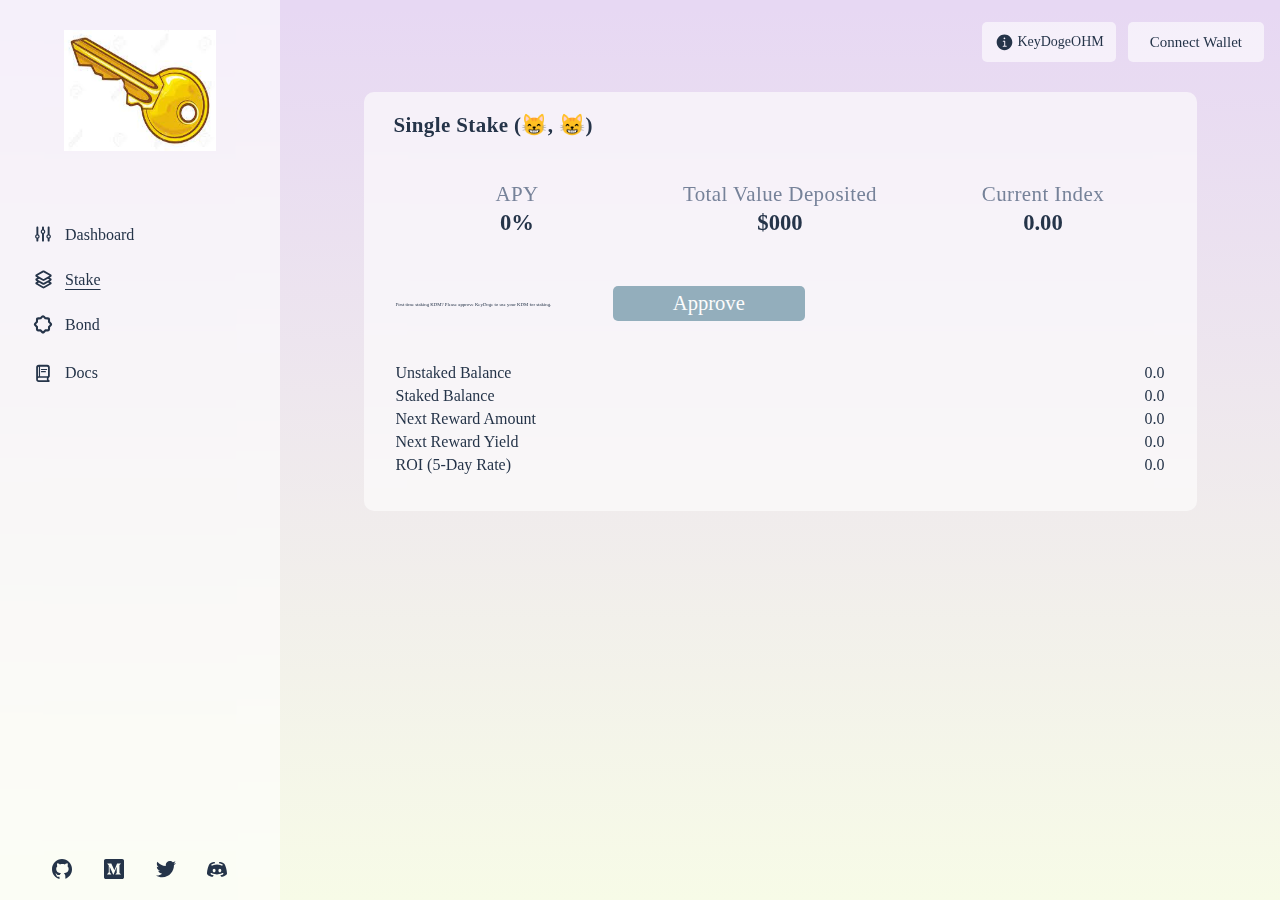
<file: stake.html>
<html lang="en">

	<head>
		<meta charset="utf-8">
		<meta name="viewport" content="width=device-width,initial-scale=1,maximum-scale=1,minimum-scale=1,user-scalable=no">
		<meta name="description" content="KeyDogeOHM utilizes Treasury Reserves to enable long-term price consistency and scarcity within an infinite supply system">
		<title>KeyDoge Stake</title>
		<link href="css/style1.css" rel="stylesheet">
		<link href="css/style2.css" rel="stylesheet">
		<link rel="stylesheet" type="text/css" href="css/new.css" />
	</head>

	<body><noscript>You need to enable JavaScript to run this app.</noscript>
		<div id="root">
			<div class="app false false light">
				<div>
					<div></div>
				</div>
				<header class="MuiPaper-root MuiAppBar-root MuiAppBar-positionSticky MuiAppBar-colorPrimary jss31 MuiPaper-elevation0">
					<div class="MuiToolbar-root MuiToolbar-regular dapp-topbar"><button class="MuiButtonBase-root MuiButton-root MuiButton-contained jss32 MuiButton-containedSecondary MuiButton-containedSizeLarge MuiButton-sizeLarge MuiButton-disableElevation" data-flag="false" tabindex="0" type="button" id="hamburger" aria-label="open drawer" edge="start"><span class="MuiButton-label"><svg width="20" height="20" viewBox="0 0 20 20" fill="none" xmlns="http://www.w3.org/2000/svg" class="MuiSvgIcon-root MuiSvgIcon-fontSizeSmall" focusable="false" color="#253449" aria-hidden="true"><path d="M1.31738 6.05078H17.6826C18.21 6.05078 18.6143 5.62012 18.6143 5.10156C18.6143 4.57422 18.21 4.15234 17.6826 4.15234H1.31738C0.798828 4.15234 0.385742 4.58301 0.385742 5.10156C0.385742 5.61133 0.798828 6.05078 1.31738 6.05078ZM3.11035 10.6035H15.916C16.4434 10.6035 16.8477 10.1641 16.8477 9.6543C16.8477 9.12695 16.4434 8.70508 15.916 8.70508H3.11035C2.5918 8.70508 2.17871 9.13574 2.17871 9.6543C2.17871 10.1641 2.5918 10.6035 3.11035 10.6035ZM4.87695 15.1562H14.1494C14.6768 15.1562 15.0811 14.7168 15.0811 14.207C15.0811 13.6797 14.6768 13.249 14.1494 13.249H4.87695C4.3584 13.249 3.94531 13.6885 3.94531 14.207C3.94531 14.708 4.3584 15.1562 4.87695 15.1562Z"></path></svg></span></button>
						<div class="MuiBox-root jss33">
							<div class="MuiBox-root jss34" id="ohm-menu-button-hover">
								<button class="MuiButtonBase-root MuiButton-root MuiButton-contained MuiButton-containedSecondary MuiButton-containedSizeLarge MuiButton-sizeLarge MuiButton-disableElevation" tabindex="0" type="button" id="ohm-menu-button" title="OHM" aria-describedby="ohm-popper"><span class="MuiButton-label"><svg width="20" height="20" viewBox="0 0 20 20" fill="none" xmlns="http://www.w3.org/2000/svg" class="MuiSvgIcon-root MuiSvgIcon-colorPrimary MuiSvgIcon-fontSizeSmall" focusable="false" color="#253449" aria-hidden="true"><path d="M10.5 18.1953C14.7891 18.1953 18.3359 14.6484 18.3359 10.3594C18.3359 6.0625 14.7891 2.52344 10.4922 2.52344C6.20312 2.52344 2.66406 6.0625 2.66406 10.3594C2.66406 14.6484 6.21094 18.1953 10.5 18.1953ZM10.4531 7.35938C9.96094 7.35938 9.5625 6.96875 9.5625 6.48438C9.5625 5.98438 9.96094 5.59375 10.4531 5.59375C10.9375 5.59375 11.3281 5.98438 11.3281 6.48438C11.3281 6.96875 10.9375 7.35938 10.4531 7.35938ZM9.07031 14.7188C8.80469 14.7188 8.60938 14.5234 8.60938 14.2656C8.60938 14.0234 8.80469 13.8203 9.07031 13.8203H10.2109V9.71094H9.17188C8.91406 9.71094 8.71875 9.51562 8.71875 9.25781C8.71875 9.01562 8.91406 8.8125 9.17188 8.8125H10.7109C11.0234 8.8125 11.1953 9.03906 11.1953 9.36719V13.8203H12.3359C12.5938 13.8203 12.7969 14.0234 12.7969 14.2656C12.7969 14.5234 12.5938 14.7188 12.3359 14.7188H9.07031Z"></path></svg><p class="MuiTypography-root MuiTypography-body1">KeyDogeOHM</p></span></button>
								<div class="second_nav">
									<!--<ul>
										<li><a href="#">Buy on Line time</a></li>
										<li><a href="#">Buy on Line time</a></li>
										<li><a href="#">Buy on Line time</a></li>
										<li><a href="#">Buy on Line time</a></li>
									</ul>-->
								</div>
							</div>
							<div class="wallet-menu" id="wallet-menu">
								<button id="connectWalletBtn" class="MuiButtonBase-root MuiButton-root MuiButton-contained pending-txn-container MuiButton-containedSecondary MuiButton-containedSizeLarge MuiButton-sizeLarge MuiButton-disableElevation" tabindex="0" type="button" id="wallet-button"><span class="MuiButton-label">Connect Wallet</span></button></div>

						</div>
					</div>
				</header>
				<nav class="jss1">
					<div class="sidebar" id="sidebarContent">
						<div class="MuiDrawer-root MuiDrawer-docked">
							<div class="MuiPaper-root MuiDrawer-paper MuiDrawer-paperAnchorLeft MuiDrawer-paperAnchorDockedLeft MuiPaper-elevation0">
								<div class="MuiPaper-root dapp-sidebar MuiPaper-elevation0 MuiPaper-rounded">
									<div class="MuiBox-root jss36 dapp-sidebar-inner">
										<div class="dapp-menu-top">
											<div class="MuiBox-root jss37 branding-header">
												<a class="MuiTypography-root MuiLink-root MuiLink-underlineNone MuiTypography-colorPrimary" href="#" >
													<img src="img/logo.png" width="152" height="121" />
												</a>
											</div>
											<div class="dapp-menu-links">
												<div class="dapp-nav" id="navbarNav">
													<a aria-current="page" class="MuiTypography-root MuiLink-root MuiLink-underlineNone button-dapp-menu  MuiTypography-colorPrimary" id="dash-nav" href="index.html">
														<h6 class="MuiTypography-root MuiTypography-h6"><svg width="20" height="20" viewBox="0 0 20 20" fill="none" xmlns="http://www.w3.org/2000/svg" class="MuiSvgIcon-root MuiSvgIcon-colorPrimary MuiSvgIcon-fontSizeSmall" focusable="false" color="#253449" aria-hidden="true"><path d="M9.99219 17.6172C10.5312 17.6172 10.9609 17.2031 10.9609 16.6719V9.72656C11.7344 9.35938 12.2734 8.57031 12.2734 7.66406C12.2734 6.75781 11.7344 5.96875 10.9609 5.60156V3.46094C10.9609 2.95312 10.5156 2.53906 9.99219 2.53906C9.48438 2.53906 9.02344 2.95312 9.02344 3.46094V5.60156C8.25 5.96875 7.71875 6.75781 7.71875 7.66406C7.71875 8.5625 8.25 9.35938 9.02344 9.72656V16.6719C9.02344 17.1953 9.47656 17.6172 9.99219 17.6172ZM13.3516 12.4766C13.3516 13.3828 13.8828 14.1719 14.6562 14.5391V16.6875C14.6562 17.1953 15.1094 17.6172 15.625 17.6172C16.1562 17.6172 16.5938 17.2031 16.5938 16.6875V14.5391C17.3672 14.1719 17.9062 13.3906 17.9062 12.4766C17.9062 11.5703 17.3672 10.7812 16.5938 10.4141V3.47656C16.5938 2.95312 16.1484 2.53906 15.625 2.53906C15.1172 2.53906 14.6562 2.95312 14.6562 3.47656V10.4219C13.8828 10.7812 13.3516 11.5703 13.3516 12.4766ZM2.08594 12.4766C2.08594 13.3828 2.625 14.1719 3.39844 14.5391V16.6875C3.39844 17.1953 3.84375 17.6172 4.36719 17.6172C4.89844 17.6172 5.33594 17.2031 5.33594 16.6875V14.5391C6.10938 14.1719 6.64062 13.3906 6.64062 12.4766C6.64062 11.5703 6.10938 10.7812 5.33594 10.4219V3.47656C5.33594 2.95312 4.89062 2.53906 4.36719 2.53906C3.85938 2.53906 3.39844 2.95312 3.39844 3.47656V10.4141C2.625 10.7812 2.08594 11.5703 2.08594 12.4766ZM8.94531 7.66406C8.94531 7.08594 9.41406 6.61719 9.99219 6.61719C10.5938 6.61719 11.0469 7.08594 11.0469 7.66406C11.0469 8.25781 10.5938 8.71094 9.99219 8.71094C9.41406 8.71094 8.94531 8.25781 8.94531 7.66406ZM14.5781 12.4766C14.5781 11.8984 15.0469 11.4297 15.625 11.4297C16.2266 11.4297 16.6797 11.8984 16.6797 12.4766C16.6797 13.0703 16.2266 13.5312 15.625 13.5312C15.0469 13.5312 14.5781 13.0703 14.5781 12.4766ZM3.3125 12.4766C3.3125 11.8984 3.78125 11.4297 4.36719 11.4297C4.96094 11.4297 5.41406 11.8984 5.41406 12.4766C5.41406 13.0703 4.96094 13.5312 4.36719 13.5312C3.78125 13.5312 3.3125 13.0703 3.3125 12.4766Z"></path></svg>Dashboard</h6></a>
													<a class="MuiTypography-root MuiLink-root MuiLink-underlineNone button-dapp-menu  MuiTypography-colorPrimary active" id="stake-nav" href="stake.html">
														<h6 class="MuiTypography-root MuiTypography-h6"><svg width="20" height="20" viewBox="0 0 20 20" fill="none" xmlns="http://www.w3.org/2000/svg" class="MuiSvgIcon-root MuiSvgIcon-colorPrimary MuiSvgIcon-fontSizeSmall" focusable="false" color="#253449" aria-hidden="true"><path d="M11.6172 19.0859L17.6562 15.5859C18.3438 15.1875 18.6719 14.8203 18.6719 14.2656C18.6719 13.7031 18.3438 13.3438 17.6562 12.9375L16.75 12.4141L17.6562 11.8906C18.3438 11.4922 18.6719 11.125 18.6719 10.5703C18.6719 10.0078 18.3438 9.64844 17.6562 9.25L16.5781 8.625L17.6562 8C18.3438 7.59375 18.6719 7.23438 18.6719 6.67969C18.6719 6.11719 18.3438 5.75781 17.6562 5.35156L11.6172 1.85156C11.1797 1.60156 10.8438 1.46875 10.4922 1.46875C10.1484 1.46875 9.8125 1.60156 9.375 1.85156L3.33594 5.35156C2.64844 5.75781 2.32031 6.11719 2.32031 6.67969C2.32031 7.23438 2.64844 7.59375 3.33594 8L4.41406 8.625L3.33594 9.25C2.64844 9.64844 2.32031 10.0078 2.32031 10.5703C2.32031 11.125 2.64844 11.4922 3.33594 11.8906L4.24219 12.4141L3.33594 12.9375C2.64844 13.3438 2.32031 13.7031 2.32031 14.2656C2.32031 14.8203 2.64844 15.1875 3.33594 15.5859L9.375 19.0859C9.8125 19.3359 10.1484 19.4688 10.4922 19.4688C10.8438 19.4688 11.1797 19.3359 11.6172 19.0859ZM10.4922 10C10.3984 10 10.3125 9.96875 10.2031 9.90625L4.64062 6.75C4.60156 6.73438 4.58594 6.71094 4.58594 6.67969C4.58594 6.64062 4.60156 6.61719 4.64062 6.60156L10.2031 3.44531C10.3125 3.38281 10.3984 3.35156 10.4922 3.35156C10.5859 3.35156 10.6719 3.38281 10.7891 3.44531L16.3516 6.60156C16.3828 6.61719 16.4062 6.64062 16.4062 6.67969C16.4062 6.71094 16.3828 6.73438 16.3516 6.75L10.7891 9.90625C10.6719 9.96875 10.5859 10 10.4922 10ZM10.4922 11.8828C10.8438 11.8828 11.1797 11.75 11.6172 11.5L14.8359 9.63281L16.3516 10.4922C16.3828 10.5156 16.4062 10.5312 16.4062 10.5703C16.4062 10.6016 16.3828 10.625 16.3516 10.6406L10.7891 13.8047C10.6719 13.8672 10.5859 13.8984 10.4922 13.8984C10.3984 13.8984 10.3125 13.8672 10.2031 13.8047L4.64062 10.6406C4.60156 10.625 4.58594 10.6016 4.58594 10.5703C4.58594 10.5312 4.60156 10.5156 4.64062 10.4922L6.15625 9.63281L9.375 11.5C9.8125 11.75 10.1484 11.8828 10.4922 11.8828ZM10.2031 17.4922L4.64062 14.3359C4.60156 14.3203 4.58594 14.2969 4.58594 14.2656C4.58594 14.2266 4.60156 14.2109 4.64062 14.1875L5.98438 13.4297L9.375 15.3906C9.8125 15.6406 10.1484 15.7734 10.4922 15.7734C10.8438 15.7734 11.1797 15.6406 11.6172 15.3906L15.0078 13.4297L16.3516 14.1875C16.3828 14.2109 16.4062 14.2266 16.4062 14.2656C16.4062 14.2969 16.3828 14.3203 16.3516 14.3359L10.7891 17.4922C10.6719 17.5547 10.5859 17.5859 10.4922 17.5859C10.3984 17.5859 10.3125 17.5547 10.2031 17.4922Z"></path></svg>Stake</h6></a>
													<a class="MuiTypography-root MuiLink-root MuiLink-underlineNone button-dapp-menu  MuiTypography-colorPrimary" id="bond-nav" href="bonds.html">
														<h6 class="MuiTypography-root MuiTypography-h6"><svg width="20" height="20" viewBox="0 0 20 20" fill="none" xmlns="http://www.w3.org/2000/svg" class="MuiSvgIcon-root MuiSvgIcon-colorPrimary MuiSvgIcon-fontSizeSmall" focusable="false" color="#253449" aria-hidden="true"><path d="M5.30469 17.3984H6.91406C7.03125 17.3984 7.10156 17.4297 7.1875 17.5156L8.32812 18.6484C9.44531 19.7656 10.5469 19.7656 11.6641 18.6484L12.8047 17.5156C12.8906 17.4297 12.9609 17.3984 13.0781 17.3984H14.6875C16.2656 17.3984 17.0469 16.6172 17.0469 15.0391V13.4297C17.0469 13.3203 17.0781 13.2344 17.1641 13.1563L18.2969 12.0156C19.4141 10.8984 19.4141 9.79688 18.2969 8.6797L17.1641 7.54688C17.0703 7.45313 17.0469 7.38282 17.0469 7.27345V5.66407C17.0469 4.07813 16.2578 3.29688 14.6875 3.29688H13.0781C12.9609 3.29688 12.8828 3.26563 12.8047 3.18751L11.6641 2.0547C10.5391 0.921883 9.46094 0.937508 8.32812 2.06251L7.1875 3.18751C7.10938 3.26563 7.03125 3.29688 6.91406 3.29688H5.30469C3.72656 3.29688 2.94531 4.07032 2.94531 5.66407V7.27345C2.94531 7.38282 2.91406 7.46095 2.83594 7.54688L1.69531 8.6797C0.578125 9.79688 0.578125 10.8984 1.69531 12.0156L2.83594 13.1563C2.91406 13.2344 2.94531 13.3203 2.94531 13.4297V15.0391C2.94531 16.6172 3.73438 17.3984 5.30469 17.3984ZM5.79688 15.3438C5.13281 15.3438 5.01562 15.2266 5.00781 14.5547V12.7344C5.00781 12.5156 4.95312 12.3594 4.79688 12.2109L3.5 10.9141C3.02344 10.4375 3.02344 10.2813 3.5 9.8047L4.79688 8.50782C4.95312 8.35157 5.00781 8.19532 5.01562 7.98438V6.16407C5.01562 5.48438 5.125 5.37501 5.79688 5.37501L7.625 5.3672C7.83594 5.3672 8 5.3047 8.14844 5.15626L9.44531 3.85938C9.92188 3.39063 10.0703 3.38282 10.5469 3.85938L11.8438 5.15626C11.9922 5.3047 12.1562 5.3672 12.375 5.3672L14.1953 5.37501C14.8594 5.37501 14.9766 5.4922 14.9766 6.16407V7.98438C14.9844 8.19532 15.0391 8.35157 15.1953 8.50782L16.4922 9.8047C16.9688 10.2813 16.9688 10.4375 16.4922 10.9141L15.1953 12.2109C15.0391 12.3594 14.9844 12.5156 14.9844 12.7344L14.9766 14.5547C14.9766 15.2266 14.8594 15.3438 14.1953 15.3438L12.375 15.3516C12.1562 15.3516 12.0078 15.3906 11.8438 15.5547L10.5469 16.8516C10.0781 17.3281 9.92188 17.3281 9.44531 16.8516L8.14844 15.5547C7.98438 15.3906 7.83594 15.3516 7.625 15.3516L5.79688 15.3438Z"></path></svg>Bond</h6></a>

												</div>
											</div>
										</div>
										<div class="MuiBox-root jss38 dapp-menu-bottom">
											<div class="dapp-menu-external-links">
												<!--<a class="MuiTypography-root MuiLink-root MuiLink-underlineNone MuiTypography-colorPrimary" href="#" target="_blank">
													<h6 class="MuiTypography-root MuiTypography-h6"><svg width="20" height="20" viewBox="0 0 20 20" fill="none" xmlns="http://www.w3.org/2000/svg" class="MuiSvgIcon-root MuiSvgIcon-colorPrimary MuiSvgIcon-fontSizeSmall" focusable="false" color="#253449" aria-hidden="true"><path d="M6.35938 19.1797C6.84375 19.1797 7.21875 18.9609 7.8125 18.4375L10.4766 16.0938H14.9375C17.3047 16.0938 18.6875 14.6875 18.6875 12.3516V6.20312C18.6875 3.86719 17.3047 2.45312 14.9375 2.45312H5.0625C2.69531 2.45312 1.3125 3.85938 1.3125 6.20312V12.3516C1.3125 14.6953 2.75781 16.0938 4.96094 16.0938H5.23438V17.9219C5.23438 18.6953 5.65625 19.1797 6.35938 19.1797ZM6.78906 17.1875V14.9922C6.78906 14.4922 6.57031 14.3125 6.10938 14.3125H5.14844C3.76562 14.3125 3.10156 13.6094 3.10156 12.2578V6.28906C3.10156 4.9375 3.76562 4.24219 5.14844 4.24219H14.8516C16.2266 4.24219 16.8984 4.9375 16.8984 6.28906V12.2578C16.8984 13.6094 16.2266 14.3125 14.8516 14.3125H10.3594C9.85156 14.3125 9.61719 14.3984 9.25 14.7656L6.78906 17.1875ZM6.0625 7.3125H13.8672C14.1484 7.3125 14.3828 7.07812 14.3828 6.79688C14.3828 6.51562 14.1484 6.28906 13.8672 6.28906H6.0625C5.78906 6.28906 5.5625 6.51562 5.5625 6.79688C5.5625 7.07812 5.78906 7.3125 6.0625 7.3125ZM6.0625 9.75H13.8672C14.1484 9.75 14.3828 9.51562 14.3828 9.22656C14.3828 8.95312 14.1484 8.71875 13.8672 8.71875H6.0625C5.78906 8.71875 5.5625 8.95312 5.5625 9.22656C5.5625 9.51562 5.78906 9.75 6.0625 9.75ZM6.0625 12.1875H11.1562C11.4453 12.1875 11.6719 11.9531 11.6719 11.6719C11.6719 11.3828 11.4453 11.1562 11.1562 11.1562H6.0625C5.78906 11.1562 5.5625 11.3906 5.5625 11.6719C5.5625 11.9531 5.78906 12.1875 6.0625 12.1875Z"></path></svg></h6>
													<h6 class="MuiTypography-root MuiTypography-h6">Forum</h6></a>
												<a class="MuiTypography-root MuiLink-root MuiLink-underlineNone MuiTypography-colorPrimary" href="#" target="_blank">
													<h6 class="MuiTypography-root MuiTypography-h6"><svg width="23" height="20" viewBox="0 0 20 20" fill="none" xmlns="http://www.w3.org/2000/svg" class="MuiSvgIcon-root MuiSvgIcon-colorPrimary MuiSvgIcon-fontSizeSmall" focusable="false" color="#253449" aria-hidden="true"><path d="M13.5957 10.167C15.2705 10.167 16.624 8.7041 16.624 6.89258C16.624 5.11523 15.2637 3.68652 13.5957 3.68652C11.9346 3.68652 10.5674 5.12891 10.5674 6.89941C10.5742 8.7041 11.9209 10.167 13.5957 10.167ZM5.63184 10.3242C7.08789 10.3242 8.27051 9.03223 8.27051 7.43945C8.27051 5.8877 7.08789 4.62305 5.63184 4.62305C4.18262 4.62305 2.98633 5.90137 2.99316 7.44629C2.99316 9.03906 4.17578 10.3242 5.63184 10.3242ZM13.5957 8.84766C12.6934 8.84766 11.9346 8 11.9346 6.89941C11.9277 5.83301 12.6934 5.00586 13.5957 5.00586C14.5049 5.00586 15.2568 5.82617 15.2568 6.89258C15.2568 7.98633 14.5049 8.84766 13.5957 8.84766ZM5.63184 9.02539C4.90723 9.02539 4.29199 8.32812 4.29199 7.44629C4.28516 6.60547 4.90723 5.92188 5.63184 5.92188C6.36328 5.92188 6.97852 6.5918 6.97852 7.43945C6.97852 8.32812 6.36328 9.02539 5.63184 9.02539ZM1.89941 16.6201H7.16992C6.75977 16.374 6.50684 15.8135 6.55469 15.3213H1.91992C1.79688 15.3213 1.74902 15.2666 1.74902 15.1572C1.74902 13.6943 3.5127 12.2725 5.625 12.2725C6.31543 12.2725 7.08105 12.4502 7.61426 12.7373C7.85352 12.3545 8.16113 12.0332 8.5918 11.7598C7.74414 11.2607 6.64355 10.9805 5.625 10.9805C2.71289 10.9805 0.361328 13.0381 0.361328 15.3076C0.361328 16.1689 0.874023 16.6201 1.89941 16.6201ZM9.35742 16.6133H17.8271C19.0439 16.6133 19.6387 16.2168 19.6387 15.3691C19.6387 13.4209 17.2256 10.9873 13.5957 10.9873C9.96582 10.9873 7.5459 13.4209 7.5459 15.3691C7.5459 16.2168 8.14062 16.6133 9.35742 16.6133ZM9.23438 15.2939C9.08398 15.2939 9.0293 15.2461 9.0293 15.1299C9.0293 14.1455 10.6836 12.3066 13.5957 12.3066C16.501 12.3066 18.1553 14.1455 18.1553 15.1299C18.1553 15.2461 18.1006 15.2939 17.957 15.2939H9.23438Z"></path></svg></h6>
													<h6 class="MuiTypography-root MuiTypography-h6">Governance</h6></a>-->
												<a class="MuiTypography-root MuiLink-root MuiLink-underlineNone MuiTypography-colorPrimary" href="https://docs.KeyDogeohm.net" target="_blank">
													<h6 class="MuiTypography-root MuiTypography-h6"><svg width="20" height="20" viewBox="0 0 20 20" fill="none" xmlns="http://www.w3.org/2000/svg" class="MuiSvgIcon-root MuiSvgIcon-colorPrimary MuiSvgIcon-fontSizeSmall" focusable="false" color="#253449" aria-hidden="true"><path d="M5.80469 18.8984H16.0078C16.4766 18.8984 16.8203 18.5547 16.8203 18.0859C16.8203 17.6641 16.5391 17.3984 16.2031 17.2266C15.2656 16.7656 15.0859 15.3906 16.0781 14.4922C16.5469 14.0938 16.8125 13.7031 16.8125 12.9062V4.50781C16.8125 2.77344 15.8906 1.83594 14.1641 1.83594H5.82031C4.09375 1.83594 3.17188 2.76562 3.17188 4.50781V16.2578C3.17188 17.9688 4.09375 18.8984 5.80469 18.8984ZM13.9766 3.625C14.6797 3.625 15.0234 3.99219 15.0234 4.66406V12.6172C15.0234 12.9609 14.8281 13.1562 14.4766 13.1562H7.04688V3.625H13.9766ZM4.96094 13.3906V4.66406C4.96094 4.03125 5.25781 3.67188 5.875 3.63281V13.1562C5.52344 13.1797 5.22656 13.2578 4.96094 13.3906ZM8.45312 7.07031H13.6094C13.9297 7.07031 14.1953 6.80469 14.1953 6.48438C14.1953 6.16406 13.9297 5.89844 13.6094 5.89844H8.45312C8.125 5.89844 7.85938 6.16406 7.85938 6.48438C7.85938 6.80469 8.125 7.07031 8.45312 7.07031ZM8.45312 9.27344H12.3594C12.6797 9.27344 12.9453 9.00781 12.9453 8.67969C12.9453 8.35938 12.6797 8.09375 12.3594 8.09375H8.45312C8.125 8.09375 7.85938 8.35938 7.85938 8.67969C7.85938 9.00781 8.125 9.27344 8.45312 9.27344ZM6.11719 17.2734C5.25 17.2734 4.80469 16.7578 4.80469 16.0156C4.80469 15.3125 5.30469 14.7812 6.16406 14.7812H13.7969C13.875 14.7812 13.9531 14.7734 14.0234 14.7578C13.625 15.6016 13.6562 16.5312 14.0781 17.2734H6.11719Z"></path></svg></h6>
													<h6 class="MuiTypography-root MuiTypography-h6">Docs</h6></a>
											</div>
											<div class="dapp-menu-social">
												<div class="social-row">
													<a class="MuiTypography-root MuiLink-root MuiLink-underlineNone MuiTypography-colorPrimary" href="https://github.com/KeyDogeOHM/KeyDogeOHM-contracts" target="_blank">
														<svg width="20" height="20" viewBox="0 0 20 20" fill="none" xmlns="http://www.w3.org/2000/svg" class="MuiSvgIcon-root MuiSvgIcon-colorPrimary MuiSvgIcon-fontSizeSmall" focusable="false" color="#253449" aria-hidden="true">
															<path d="M10 0C4.4775 0 0 4.54761 0 10.1566C0 14.9158 3.22667 18.898 7.57667 20C7.53 19.8629 7.5 19.7038 7.5 19.5066V17.7706C7.09417 17.7706 6.41417 17.7706 6.24333 17.7706C5.55917 17.7706 4.95083 17.4719 4.65583 16.9166C4.32833 16.2996 4.27167 15.3559 3.46 14.7787C3.21917 14.5865 3.4025 14.3673 3.68 14.397C4.1925 14.5442 4.6175 14.9014 5.0175 15.4312C5.41583 15.9619 5.60333 16.0821 6.3475 16.0821C6.70833 16.0821 7.24833 16.0609 7.75667 15.9797C8.03 15.2747 8.5025 14.6255 9.08 14.3191C5.75 13.9712 4.16083 12.2886 4.16083 10.0042C4.16083 9.02074 4.57333 8.0694 5.27417 7.26788C5.04417 6.47228 4.755 4.84977 5.3625 4.23191C6.86083 4.23191 7.76667 5.21879 7.98417 5.4854C8.73083 5.22556 9.55083 5.07829 10.4125 5.07829C11.2758 5.07829 12.0992 5.22556 12.8475 5.48709C13.0625 5.22218 13.9692 4.23191 15.4708 4.23191C16.0808 4.85061 15.7883 6.4799 15.5558 7.2738C16.2525 8.07364 16.6625 9.02243 16.6625 10.0042C16.6625 12.2869 15.0758 13.9687 11.7508 14.3182C12.6658 14.8032 13.3333 16.1659 13.3333 17.1926V19.5066C13.3333 19.5946 13.3142 19.6581 13.3042 19.7334C17.2008 18.3462 20 14.5882 20 10.1566C20 4.54761 15.5225 0 10 0Z"></path>
														</svg>
													</a>
													<a class="MuiTypography-root MuiLink-root MuiLink-underlineNone MuiTypography-colorPrimary" href="https://medium.com/@KeyDogeOHM" target="_blank">
														<svg width="20" height="20" viewBox="0 0 20 20" fill="none" xmlns="http://www.w3.org/2000/svg" class="MuiSvgIcon-root MuiSvgIcon-colorPrimary MuiSvgIcon-fontSizeSmall" focusable="false" color="#253449" aria-hidden="true">
															<path d="M18.1818 0H1.81818C0.813636 0 0 0.813636 0 1.81818V18.1818C0 19.1864 0.813636 20 1.81818 20H18.1818C19.1864 20 20 19.1864 20 18.1818V1.81818C20 0.813636 19.1864 0 18.1818 0ZM16.8564 15.4545H11.4645V15.1518L12.7273 14.0409V7.7L9.62636 15.4545H9.14182L5.68182 7.63909V13.1727L7.26364 15.1518V15.4545H3.14364V15.1518L4.77909 13.1727V6.58909L3.32545 4.77182C3.32545 4.77182 3.32545 4.50909 3.32545 4.55H7.30364L10.3936 11.2345L13.0591 4.55H16.8355V4.77182L15.4545 5.93273V14.0409L16.8564 15.1518V15.4545Z"></path>
														</svg>
													</a>
													<a class="MuiTypography-root MuiLink-root MuiLink-underlineNone MuiTypography-colorPrimary" href="https://twitter.com/KeyDoge_ohm_net" target="_blank">
														<svg width="20" height="20" viewBox="0 0 20 20" fill="none" xmlns="http://www.w3.org/2000/svg" class="MuiSvgIcon-root MuiSvgIcon-colorPrimary MuiSvgIcon-fontSizeSmall" focusable="false" color="#253449" aria-hidden="true">
															<path d="M20 3.92377C19.2639 4.25068 18.4731 4.47067 17.6432 4.5699C18.4908 4.06223 19.1408 3.25841 19.4469 2.29999C18.6547 2.76997 17.7762 3.1115 16.8409 3.2961C16.0925 2.49844 15.0263 2 13.8464 2C11.5803 2 9.74347 3.83762 9.74347 6.10292C9.74347 6.42445 9.78039 6.73828 9.84962 7.0375C6.43975 6.86674 3.41679 5.23295 1.39225 2.74997C1.03996 3.3561 0.83766 4.06069 0.83766 4.81374C0.83766 6.23676 1.56148 7.49287 2.66221 8.22822C1.98992 8.20669 1.35687 8.02208 0.803815 7.71517C0.803815 7.73286 0.803815 7.74901 0.803815 7.7667C0.803815 9.75509 2.21761 11.4135 4.09523 11.7896C3.75139 11.8835 3.38833 11.9335 3.01373 11.9335C2.74989 11.9335 2.49221 11.9073 2.24222 11.8604C2.76451 13.4903 4.27984 14.6772 6.07515 14.7103C4.67136 15.811 2.9022 16.4671 0.979193 16.4671C0.648437 16.4671 0.321526 16.4479 0 16.4094C1.81608 17.5733 3.97216 18.2525 6.28976 18.2525C13.8372 18.2525 17.9632 12.0004 17.9632 6.57829C17.9632 6.4006 17.9593 6.22368 17.9516 6.04754C18.7539 5.46833 19.45 4.74605 20 3.92377Z"></path>
														</svg>
													</a>
													<a class="MuiTypography-root MuiLink-root MuiLink-underlineNone MuiTypography-colorPrimary" href="http://discord.gg/KeyDoge-ohm-net" target="_blank">
														<svg width="20" height="20" viewBox="0 0 20 20" fill="none" xmlns="http://www.w3.org/2000/svg" class="MuiSvgIcon-root MuiSvgIcon-colorPrimary MuiSvgIcon-fontSizeSmall" focusable="false" color="#253449" aria-hidden="true">
															<path d="M17.2286 4.63925C15.4971 3.24782 12.7593 3.01211 12.6436 3.00211C12.4607 2.98639 12.2871 3.08997 12.2121 3.25711C12.2093 3.26282 12.0564 3.70639 11.9086 4.13425C13.9207 4.48639 15.2879 5.26782 15.3607 5.31068C15.7021 5.50925 15.8164 5.94711 15.6171 6.28782C15.485 6.51496 15.2457 6.64211 15 6.64211C14.8779 6.64211 14.755 6.61139 14.6421 6.54568C14.6221 6.53354 12.6164 5.39211 10.0014 5.39211C7.38571 5.39211 5.37929 6.53425 5.35929 6.54568C5.01857 6.74354 4.58143 6.62711 4.38357 6.28568C4.18571 5.94568 4.30071 5.50925 4.64071 5.31068C4.71357 5.26782 6.08571 4.48354 8.10357 4.13211C7.94786 3.69925 7.79071 3.26282 7.78786 3.25711C7.71286 3.08925 7.53929 2.98354 7.35643 3.00211C7.24071 3.01139 4.50286 3.24711 2.74857 4.65782C1.83143 5.50497 0 10.4578 0 14.74C0 14.8157 0.0192857 14.8893 0.0571429 14.955C1.32214 17.1764 4.77071 17.7578 5.55643 17.7828C5.56143 17.7835 5.56571 17.7835 5.57 17.7835C5.70857 17.7835 5.83929 17.7171 5.92143 17.605L6.77143 16.4535C4.90714 16.0043 3.92143 15.2978 3.86214 15.2542C3.545 15.0207 3.47643 14.5735 3.71 14.2557C3.94286 13.9393 4.38857 13.8693 4.70571 14.1014C4.73214 14.1185 6.55143 15.3921 10 15.3921C13.4621 15.3921 15.2764 14.1135 15.2943 14.1007C15.6114 13.8707 16.0586 13.94 16.2907 14.2585C16.5221 14.5757 16.455 15.02 16.1393 15.2528C16.08 15.2964 15.0993 16.0014 13.2393 16.4507L14.0786 17.6042C14.1607 17.7171 14.2914 17.7828 14.43 17.7828C14.435 17.7828 14.4393 17.7828 14.4436 17.7821C15.23 17.7571 18.6786 17.1757 19.9429 14.9542C19.9807 14.8885 20 14.815 20 14.7393C20 10.4578 18.1686 5.50497 17.2286 4.63925ZM7.14286 13.2493C6.35357 13.2493 5.71429 12.45 5.71429 11.4635C5.71429 10.4771 6.35357 9.67782 7.14286 9.67782C7.93214 9.67782 8.57143 10.4771 8.57143 11.4635C8.57143 12.45 7.93214 13.2493 7.14286 13.2493ZM12.8571 13.2493C12.0679 13.2493 11.4286 12.45 11.4286 11.4635C11.4286 10.4771 12.0679 9.67782 12.8571 9.67782C13.6464 9.67782 14.2857 10.4771 14.2857 11.4635C14.2857 12.45 13.6464 13.2493 12.8571 13.2493Z"></path>
														</svg>
													</a>
												</div>
											</div>
										</div>
									</div>
								</div>
							</div>
						</div>
					</div>
				</nav>
				<div class="jss2 false">

					<!--stake-->

					<div id="stake-view">
						<div class="MuiPaper-root ohm-card MuiPaper-elevation0 MuiPaper-rounded" style="transform: none; transition: transform 225ms cubic-bezier(0.4, 0, 0.2, 1) 0ms;">
							<div class="MuiGrid-root MuiGrid-container MuiGrid-spacing-xs-2 MuiGrid-direction-xs-column">
								<div class="MuiGrid-root MuiGrid-item">
									<div class="card-header">
										<h5 class="MuiTypography-root MuiTypography-h5">Single Stake (😸, 😸)</h5>
										<!--<div class="MuiBox-root jss171 rebase-timer">
											<p class="MuiTypography-root MuiTypography-body2"><strong>2 hrs, 49 mins&nbsp;</strong>to next rebase</p>
										</div>-->
									</div>
								</div>
								<div class="MuiGrid-root MuiGrid-item">
									<div class="stake-top-metrics">
										<div class="MuiGrid-root MuiGrid-container MuiGrid-spacing-xs-2 MuiGrid-align-items-xs-flex-end" id="flex_none">
											<div class="MuiGrid-root MuiGrid-item MuiGrid-grid-xs-12 MuiGrid-grid-sm-4 MuiGrid-grid-md-4 MuiGrid-grid-lg-4">
												<div class="stake-apy">
													<h5 class="MuiTypography-root MuiTypography-h5 MuiTypography-colorTextSecondary text-left">APY</h5>
													<h4 class="MuiTypography-root MuiTypography-h4"><span data-testid="apy-value" id="APY">0%</span></h4></div>
											</div>
											<div class="MuiGrid-root MuiGrid-item MuiGrid-grid-xs-12 MuiGrid-grid-sm-4 MuiGrid-grid-md-4 MuiGrid-grid-lg-4">
												<div class="stake-tvl">
													<h5 class="MuiTypography-root MuiTypography-h5 MuiTypography-colorTextSecondary text-left">Total Value Deposited</h5>
													<h4 class="MuiTypography-root MuiTypography-h4"><span data-testid="tvl-value" id="TotalValueDeposited">$000</span></h4></div>
											</div>

											<div class="MuiGrid-root MuiGrid-item MuiGrid-grid-xs-12 MuiGrid-grid-sm-4 MuiGrid-grid-md-4 MuiGrid-grid-lg-4">
												<div class="stake-index">
													<h5 class="MuiTypography-root MuiTypography-h5 MuiTypography-colorTextSecondary text-left">Current Index</h5>
													<h4 class="MuiTypography-root MuiTypography-h4"><span data-testid="index-value" id="CurrentIndex">0.00</span></h4></div>
											</div>
										</div>
									</div>
								</div>
								<div class="staking-area">
									<!--<div class="stake-wallet-notification">
										<div class="wallet-menu" id="wallet-menu">
											<button class="MuiButtonBase-root MuiButton-root MuiButton-contained connect-button MuiButton-containedPrimary MuiButton-disableElevation" tabindex="0" type="button"><span class="MuiButton-label">Connect Wallet</span></button></div>
										<h6 class="MuiTypography-root MuiTypography-h6">Connect your wallet to stake OHM</h6>
									</div>-->

									<div class="tabs" id="stakeApproveDiv">
										<div class="div1">
											<span type="text" class="stake_approve_span">First time staking KDM? Please approve KeyDoge to use your KDM for staking.</span>
											<button id="approveBtn" class="MuiButtonBase-root MuiButton-root MuiButton-contained connect-button MuiButton-containedPrimary MuiButton-disableElevation clickbtn" tabindex="0" type="button"><span class="MuiButton-label">Approve</span></button>
										</div>
									</div>

									<div class="tabs" id="stakeOHMDiv" style="display: none;">
										<ul class="tabs_ul">
											<li class="active">Stake</li>
											<li>Untake</li>
										</ul>

										<div class="content">
											<div class="div1">
												<input id="stakeInput" type="number" placeholder="KDM" class="stake_input" />
												<button id="stakeInputBtn" class="MuiButtonBase-root MuiButton-root MuiButton-contained connect-button MuiButton-containedPrimary MuiButton-disableElevation clickbtn" tabindex="0" type="button"><span class="MuiButton-label">Stake KDM</span></button>
											</div>
										</div>

										<div class="content">
											
											<div class="tabs" id="unstakeApproveDiv">
												<div class="div1">
													<span type="text" class="stake_approve_span">First time staking sKDM? Please approve KeyDoge to use your KDM for staking.</span>
													<button id="approveUnstakeBtn" class="MuiButtonBase-root MuiButton-root MuiButton-contained connect-button MuiButton-containedPrimary MuiButton-disableElevation clickbtn" tabindex="0" type="button"><span class="MuiButton-label">Approve</span></button>
												</div>
											</div>
											
											<div class="div1" id="unstakeApproveInputDiv">
												<input id="unstakeInput" type="number" placeholder="sKDM" class="stake_input" />
												<button id="unstakeInputBtn" class="MuiButtonBase-root MuiButton-root MuiButton-contained connect-button MuiButton-containedPrimary MuiButton-disableElevation clickbtn" tabindex="0" type="button"><span class="MuiButton-label">Unstake KDM</span></button>
											</div>
										</div>
									</div>
									<div class="sfq_list">
										<div class="sfq_li">
											<div class="sfq_click">
												<span class="fl text-left">Unstaked Balance</span>
												<span class="fr" id="UnstakedBalance">0.0</span>
											</div>
											<div class="sfq_click">
												<span class="fl text-left">Staked Balance</span>
												<span class="fr" id="StakedBalance">0.0</span>
											</div>

											<div class="sfq_click">
												<span class="fl text-left">Next Reward Amount</span>
												<span class="fr" id="NextRewardAmount">0.0</span>
											</div>
											<div class="sfq_click">
												<span class="fl text-left">Next Reward Yield</span>
												<span class="fr" id="NextRewardYield">0.0</span>
											</div>
											<div class="sfq_click">
												<span class="fl text-left">ROI (5-Day Rate)</span>
												<span class="fr" id="ROIRate">0.0</span>
											</div>
										</div>
									</div>
								</div>

							</div>
						</div>
						

					</div>
				</div>
			</div>
		</div>

		<div class="MuiBackdrop-root" aria-hidden="true" style="opacity: 1; transition: opacity 225ms cubic-bezier(0.4, 0, 0.2, 1) 0ms;"></div>
		<link rel="stylesheet" href="themes/alertify.core.css" />
		<link rel="stylesheet" href="themes/alertify.default.css" id="toggleCSS" />
		<script src="lib/jquery-1.11.0.js"></script>
		<script src="lib/bignumber.js"></script>
		
		<script src="lib/alertify.min.js"></script>
		<script src="lib/web3.min.js"></script>
		<script src="lib/wrap.js"></script>
		<script src="js/common.js"></script>
		<script src="js/abi.js"></script>
		<script src="js/stake.js"></script>

</html>
</file>
<file: css/style1.css>
.flag-icon,
.flag-icon-background {
	background-size: contain;
	background-position: 50%;
	background-repeat: no-repeat
}

.flag-icon {
	position: relative;
	display: inline-block;
	width: 1.33333333em;
	line-height: 1em
}

.flag-icon:before {
	content: "\00a0"
}

.flag-icon.flag-icon-squared {
	width: 1em
}

/*.flag-icon-ad {
	background-image: url(../../static/media/ad.45026b92.svg)
}

.flag-icon-ad.flag-icon-squared {
	background-image: url(../../static/media/ad.94e81025.svg)
}

.flag-icon-ae {
	background-image: url(../../static/media/ae.2c530f64.svg)
}

.flag-icon-ae.flag-icon-squared {
	background-image: url(../../static/media/ae.23c17470.svg)
}

.flag-icon-af {
	background-image: url(../../static/media/af.458ab7e0.svg)
}

.flag-icon-af.flag-icon-squared {
	background-image: url(../../static/media/af.867627c5.svg)
}

.flag-icon-ag {
	background-image: url(../../static/media/ag.5929ca9f.svg)
}

.flag-icon-ag.flag-icon-squared {
	background-image: url(../../static/media/ag.3f18bb58.svg)
}

.flag-icon-ai {
	background-image: url(../../static/media/ai.c4699001.svg)
}

.flag-icon-ai.flag-icon-squared {
	background-image: url(../../static/media/ai.546a12e3.svg)
}

.flag-icon-al {
	background-image: url(../../static/media/al.3dd8853b.svg)
}

.flag-icon-al.flag-icon-squared {
	background-image: url(../../static/media/al.090568ab.svg)
}

.flag-icon-am {
	background-image: url(../../static/media/am.e935f821.svg)
}

.flag-icon-am.flag-icon-squared {
	background-image: url(../../static/media/am.36fc7db3.svg)
}

.flag-icon-ao {
	background-image: url(../../static/media/ao.ad6f3c8c.svg)
}

.flag-icon-ao.flag-icon-squared {
	background-image: url(../../static/media/ao.7ed590a1.svg)
}

.flag-icon-aq {
	background-image: url(../../static/media/aq.e3fbc5d0.svg)
}

.flag-icon-aq.flag-icon-squared {
	background-image: url(../../static/media/aq.e6c275d0.svg)
}

.flag-icon-ar {
	background-image: url(../../static/media/ar.2ff091f8.svg)
}

.flag-icon-ar.flag-icon-squared {
	background-image: url(../../static/media/ar.5a7c09af.svg)
}

.flag-icon-as {
	background-image: url(../../static/media/as.3b86b687.svg)
}

.flag-icon-as.flag-icon-squared {
	background-image: url(../../static/media/as.7ae00cb9.svg)
}

.flag-icon-at {
	background-image: url(../../static/media/at.1281f451.svg)
}

.flag-icon-at.flag-icon-squared {
	background-image: url(../../static/media/at.d7b3791e.svg)
}

.flag-icon-au {
	background-image: url(../../static/media/au.932d9182.svg)
}

.flag-icon-au.flag-icon-squared {
	background-image: url(../../static/media/au.5b98a120.svg)
}

.flag-icon-aw {
	background-image: url(../../static/media/aw.98298192.svg)
}

.flag-icon-aw.flag-icon-squared {
	background-image: url(../../static/media/aw.b478dded.svg)
}

.flag-icon-ax {
	background-image: url(../../static/media/ax.6651bb25.svg)
}

.flag-icon-ax.flag-icon-squared {
	background-image: url(../../static/media/ax.c260e9a5.svg)
}

.flag-icon-az {
	background-image: url(../../static/media/az.d4faca47.svg)
}

.flag-icon-az.flag-icon-squared {
	background-image: url(../../static/media/az.84126238.svg)
}

.flag-icon-ba {
	background-image: url(../../static/media/ba.7097f2f8.svg)
}

.flag-icon-ba.flag-icon-squared {
	background-image: url(../../static/media/ba.d1e732dc.svg)
}

.flag-icon-bb {
	background-image: url(../../static/media/bb.021629a6.svg)
}

.flag-icon-bb.flag-icon-squared {
	background-image: url(../../static/media/bb.17738ccf.svg)
}

.flag-icon-bd {
	background-image: url(../../static/media/bd.d16830cb.svg)
}

.flag-icon-bd.flag-icon-squared {
	background-image: url(../../static/media/bd.a3ae69de.svg)
}

.flag-icon-be {
	background-image: url(../../static/media/be.410c4acc.svg)
}

.flag-icon-be.flag-icon-squared {
	background-image: url(../../static/media/be.914a3c37.svg)
}

.flag-icon-bf {
	background-image: url(../../static/media/bf.4275eb85.svg)
}

.flag-icon-bf.flag-icon-squared {
	background-image: url(../../static/media/bf.6fc31e16.svg)
}

.flag-icon-bg {
	background-image: url(../../static/media/bg.c9c13073.svg)
}

.flag-icon-bg.flag-icon-squared {
	background-image: url(../../static/media/bg.4f2a9bbb.svg)
}

.flag-icon-bh {
	background-image: url(../../static/media/bh.ec61516d.svg)
}

.flag-icon-bh.flag-icon-squared {
	background-image: url(../../static/media/bh.0cfc5619.svg)
}

.flag-icon-bi {
	background-image: url(../../static/media/bi.3fce551e.svg)
}

.flag-icon-bi.flag-icon-squared {
	background-image: url(../../static/media/bi.5adb744e.svg)
}

.flag-icon-bj {
	background-image: url(../../static/media/bj.e8591ed7.svg)
}

.flag-icon-bj.flag-icon-squared {
	background-image: url(../../static/media/bj.fb3d1c01.svg)
}

.flag-icon-bl {
	background-image: url(../../static/media/bl.6a6bc7f1.svg)
}

.flag-icon-bl.flag-icon-squared {
	background-image: url(../../static/media/bl.669bbb82.svg)
}

.flag-icon-bm {
	background-image: url(../../static/media/bm.e2aa572a.svg)
}

.flag-icon-bm.flag-icon-squared {
	background-image: url(../../static/media/bm.7dd1b92a.svg)
}

.flag-icon-bn {
	background-image: url(../../static/media/bn.ad7aafa9.svg)
}

.flag-icon-bn.flag-icon-squared {
	background-image: url(../../static/media/bn.5fd8c652.svg)
}

.flag-icon-bo {
	background-image: url(../../static/media/bo.1155c3da.svg)
}

.flag-icon-bo.flag-icon-squared {
	background-image: url(../../static/media/bo.ee5938f0.svg)
}

.flag-icon-bq {
	background-image: url(../../static/media/bq.8ff78ac2.svg)
}

.flag-icon-bq.flag-icon-squared {
	background-image: url(../../static/media/bq.6e5b96f6.svg)
}

.flag-icon-br {
	background-image: url(../../static/media/br.5ec13287.svg)
}

.flag-icon-br.flag-icon-squared {
	background-image: url(../../static/media/br.b3663866.svg)
}

.flag-icon-bs {
	background-image: url(../../static/media/bs.5497678a.svg)
}

.flag-icon-bs.flag-icon-squared {
	background-image: url(../../static/media/bs.a9ddb124.svg)
}

.flag-icon-bt {
	background-image: url(../../static/media/bt.eed19cbf.svg)
}

.flag-icon-bt.flag-icon-squared {
	background-image: url(../../static/media/bt.1372873e.svg)
}

.flag-icon-bv {
	background-image: url(../../static/media/bv.b789f839.svg)
}

.flag-icon-bv.flag-icon-squared {
	background-image: url(../../static/media/bv.adee14dc.svg)
}

.flag-icon-bw {
	background-image: url(../../static/media/bw.8a35721e.svg)
}

.flag-icon-bw.flag-icon-squared {
	background-image: url(../../static/media/bw.0acc600b.svg)
}

.flag-icon-by {
	background-image: url(../../static/media/by.ed1fb533.svg)
}

.flag-icon-by.flag-icon-squared {
	background-image: url(../../static/media/by.da99aaa5.svg)
}

.flag-icon-bz {
	background-image: url(../../static/media/bz.4eb2d29f.svg)
}

.flag-icon-bz.flag-icon-squared {
	background-image: url(../../static/media/bz.7826f0d5.svg)
}

.flag-icon-ca {
	background-image: url(../../static/media/ca.d348137a.svg)
}

.flag-icon-ca.flag-icon-squared {
	background-image: url(../../static/media/ca.102b45b2.svg)
}

.flag-icon-cc {
	background-image: url(../../static/media/cc.200233c9.svg)
}

.flag-icon-cc.flag-icon-squared {
	background-image: url(../../static/media/cc.27d55bfa.svg)
}

.flag-icon-cd {
	background-image: url(../../static/media/cd.e5fd4d12.svg)
}

.flag-icon-cd.flag-icon-squared {
	background-image: url(../../static/media/cd.d44809aa.svg)
}

.flag-icon-cf {
	background-image: url(../../static/media/cf.617adc02.svg)
}

.flag-icon-cf.flag-icon-squared {
	background-image: url(../../static/media/cf.eb50c5ec.svg)
}

.flag-icon-cg {
	background-image: url(../../static/media/cg.440e321a.svg)
}

.flag-icon-cg.flag-icon-squared {
	background-image: url(../../static/media/cg.862f4608.svg)
}

.flag-icon-ch {
	background-image: url(../../static/media/ch.7a52ef5e.svg)
}

.flag-icon-ch.flag-icon-squared {
	background-image: url(../../static/media/ch.1113c7e9.svg)
}

.flag-icon-ci {
	background-image: url(../../static/media/ci.b1030b2b.svg)
}

.flag-icon-ci.flag-icon-squared {
	background-image: url(../../static/media/ci.6f06682e.svg)
}

.flag-icon-ck {
	background-image: url(../../static/media/ck.65a80cb3.svg)
}

.flag-icon-ck.flag-icon-squared {
	background-image: url(../../static/media/ck.d76f3968.svg)
}

.flag-icon-cl {
	background-image: url(../../static/media/cl.b9ff305a.svg)
}

.flag-icon-cl.flag-icon-squared {
	background-image: url(../../static/media/cl.303f56a6.svg)
}

.flag-icon-cm {
	background-image: url(../../static/media/cm.7578267e.svg)
}

.flag-icon-cm.flag-icon-squared {
	background-image: url(../../static/media/cm.0dcbc4f1.svg)
}

.flag-icon-cn {
	background-image: url(../../static/media/cn.7977e12a.svg)
}

.flag-icon-cn.flag-icon-squared {
	background-image: url(../../static/media/cn.f5a6f048.svg)
}

.flag-icon-co {
	background-image: url(../../static/media/co.59ec93f7.svg)
}

.flag-icon-co.flag-icon-squared {
	background-image: url(../../static/media/co.4c87d079.svg)
}

.flag-icon-cr {
	background-image: url(../../static/media/cr.6f2d7bb0.svg)
}

.flag-icon-cr.flag-icon-squared {
	background-image: url(../../static/media/cr.ebed4600.svg)
}

.flag-icon-cu {
	background-image: url(../../static/media/cu.ff35f996.svg)
}

.flag-icon-cu.flag-icon-squared {
	background-image: url(../../static/media/cu.1452c504.svg)
}

.flag-icon-cv {
	background-image: url(../../static/media/cv.43437330.svg)
}

.flag-icon-cv.flag-icon-squared {
	background-image: url(../../static/media/cv.1ddd3424.svg)
}

.flag-icon-cw {
	background-image: url(../../static/media/cw.8e4cecbf.svg)
}

.flag-icon-cw.flag-icon-squared {
	background-image: url(../../static/media/cw.3fc45037.svg)
}

.flag-icon-cx {
	background-image: url(../../static/media/cx.b9b5e6cd.svg)
}

.flag-icon-cx.flag-icon-squared {
	background-image: url(../../static/media/cx.dda4107f.svg)
}

.flag-icon-cy {
	background-image: url(../../static/media/cy.70de54e6.svg)
}

.flag-icon-cy.flag-icon-squared {
	background-image: url(../../static/media/cy.bdc1fde2.svg)
}

.flag-icon-cz {
	background-image: url(../../static/media/cz.8ef2bc6a.svg)
}

.flag-icon-cz.flag-icon-squared {
	background-image: url(../../static/media/cz.1b3452b8.svg)
}

.flag-icon-de {
	background-image: url(../../static/media/de.7e82f4c7.svg)
}

.flag-icon-de.flag-icon-squared {
	background-image: url(../../static/media/de.11d88d2b.svg)
}

.flag-icon-dj {
	background-image: url(../../static/media/dj.76f4cdf5.svg)
}

.flag-icon-dj.flag-icon-squared {
	background-image: url(../../static/media/dj.278a5a5f.svg)
}

.flag-icon-dk {
	background-image: url(../../static/media/dk.f4e8fc53.svg)
}

.flag-icon-dk.flag-icon-squared {
	background-image: url(../../static/media/dk.c2e570fa.svg)
}

.flag-icon-dm {
	background-image: url(../../static/media/dm.46675764.svg)
}

.flag-icon-dm.flag-icon-squared {
	background-image: url(../../static/media/dm.dc345577.svg)
}

.flag-icon-do {
	background-image: url(../../static/media/do.c05850db.svg)
}

.flag-icon-do.flag-icon-squared {
	background-image: url(../../static/media/do.64a9810e.svg)
}

.flag-icon-dz {
	background-image: url(../../static/media/dz.945a413c.svg)
}

.flag-icon-dz.flag-icon-squared {
	background-image: url(../../static/media/dz.2be2fee6.svg)
}

.flag-icon-ec {
	background-image: url(../../static/media/ec.3ea7f906.svg)
}

.flag-icon-ec.flag-icon-squared {
	background-image: url(../../static/media/ec.7be6ca13.svg)
}

.flag-icon-ee {
	background-image: url(../../static/media/ee.887a78f0.svg)
}

.flag-icon-ee.flag-icon-squared {
	background-image: url(../../static/media/ee.7b6b8abc.svg)
}

.flag-icon-eg {
	background-image: url(../../static/media/eg.b3580df9.svg)
}

.flag-icon-eg.flag-icon-squared {
	background-image: url(../../static/media/eg.c6ff8d6c.svg)
}

.flag-icon-eh {
	background-image: url(../../static/media/eh.8c8b2743.svg)
}

.flag-icon-eh.flag-icon-squared {
	background-image: url(../../static/media/eh.905fdd08.svg)
}

.flag-icon-er {
	background-image: url(../../static/media/er.458bc299.svg)
}

.flag-icon-er.flag-icon-squared {
	background-image: url(../../static/media/er.ff62e272.svg)
}

.flag-icon-es {
	background-image: url(../../static/media/es.1a25a96e.svg)
}

.flag-icon-es.flag-icon-squared {
	background-image: url(../../static/media/es.b3825b28.svg)
}

.flag-icon-et {
	background-image: url(../../static/media/et.cbe354bb.svg)
}

.flag-icon-et.flag-icon-squared {
	background-image: url(../../static/media/et.061591dd.svg)
}

.flag-icon-fi {
	background-image: url(../../static/media/fi.3b522e7f.svg)
}

.flag-icon-fi.flag-icon-squared {
	background-image: url(../../static/media/fi.eb793b74.svg)
}

.flag-icon-fj {
	background-image: url(../../static/media/fj.f3d86add.svg)
}

.flag-icon-fj.flag-icon-squared {
	background-image: url(../../static/media/fj.55dd1c6e.svg)
}

.flag-icon-fk {
	background-image: url(../../static/media/fk.ddc6bd17.svg)
}

.flag-icon-fk.flag-icon-squared {
	background-image: url(../../static/media/fk.fe8e733a.svg)
}

.flag-icon-fm {
	background-image: url(../../static/media/fm.3bfd96ee.svg)
}

.flag-icon-fm.flag-icon-squared {
	background-image: url(../../static/media/fm.1579e5b6.svg)
}

.flag-icon-fo {
	background-image: url(../../static/media/fo.f284df39.svg)
}

.flag-icon-fo.flag-icon-squared {
	background-image: url(../../static/media/fo.8b4db68d.svg)
}

.flag-icon-fr {
	background-image: url(../../static/media/fr.81d43a15.svg)
}

.flag-icon-fr.flag-icon-squared {
	background-image: url(../../static/media/fr.c88df329.svg)
}

.flag-icon-ga {
	background-image: url(../../static/media/ga.4257c8ec.svg)
}

.flag-icon-ga.flag-icon-squared {
	background-image: url(../../static/media/ga.dec83263.svg)
}

.flag-icon-gb {
	background-image: url(../../static/media/gb.ba1c7f5d.svg)
}

.flag-icon-gb.flag-icon-squared {
	background-image: url(../../static/media/gb.35dbacd7.svg)
}

.flag-icon-gd {
	background-image: url(../../static/media/gd.b446a44d.svg)
}

.flag-icon-gd.flag-icon-squared {
	background-image: url(../../static/media/gd.1b313417.svg)
}

.flag-icon-ge {
	background-image: url(../../static/media/ge.98cf9dc1.svg)
}

.flag-icon-ge.flag-icon-squared {
	background-image: url(../../static/media/ge.7ccc29e2.svg)
}

.flag-icon-gf {
	background-image: url(../../static/media/gf.695a47d6.svg)
}

.flag-icon-gf.flag-icon-squared {
	background-image: url(../../static/media/gf.74219f32.svg)
}

.flag-icon-gg {
	background-image: url(../../static/media/gg.6b23b5b1.svg)
}

.flag-icon-gg.flag-icon-squared {
	background-image: url(../../static/media/gg.30f47622.svg)
}

.flag-icon-gh {
	background-image: url(../../static/media/gh.d060e231.svg)
}

.flag-icon-gh.flag-icon-squared {
	background-image: url(../../static/media/gh.286f4413.svg)
}

.flag-icon-gi {
	background-image: url(../../static/media/gi.345b700f.svg)
}

.flag-icon-gi.flag-icon-squared {
	background-image: url(../../static/media/gi.e73af104.svg)
}

.flag-icon-gl {
	background-image: url(../../static/media/gl.84ac5572.svg)
}

.flag-icon-gl.flag-icon-squared {
	background-image: url(../../static/media/gl.68756f32.svg)
}

.flag-icon-gm {
	background-image: url(../../static/media/gm.cdfdf8bc.svg)
}

.flag-icon-gm.flag-icon-squared {
	background-image: url(../../static/media/gm.65c86e0a.svg)
}

.flag-icon-gn {
	background-image: url(../../static/media/gn.bf5b0873.svg)
}

.flag-icon-gn.flag-icon-squared {
	background-image: url(../../static/media/gn.7bf7a35a.svg)
}

.flag-icon-gp {
	background-image: url(../../static/media/gp.092b6bf9.svg)
}

.flag-icon-gp.flag-icon-squared {
	background-image: url(../../static/media/gp.30b1d26c.svg)
}

.flag-icon-gq {
	background-image: url(../../static/media/gq.c2cb1adb.svg)
}

.flag-icon-gq.flag-icon-squared {
	background-image: url(../../static/media/gq.89421f59.svg)
}

.flag-icon-gr {
	background-image: url(../../static/media/gr.e2d01167.svg)
}

.flag-icon-gr.flag-icon-squared {
	background-image: url(../../static/media/gr.c51a52c4.svg)
}

.flag-icon-gs {
	background-image: url(../../static/media/gs.c19adcdd.svg)
}

.flag-icon-gs.flag-icon-squared {
	background-image: url(../../static/media/gs.a96857cd.svg)
}

.flag-icon-gt {
	background-image: url(../../static/media/gt.ccfc27d3.svg)
}

.flag-icon-gt.flag-icon-squared {
	background-image: url(../../static/media/gt.3d87ccc4.svg)
}

.flag-icon-gu {
	background-image: url(../../static/media/gu.459831ea.svg)
}

.flag-icon-gu.flag-icon-squared {
	background-image: url(../../static/media/gu.35820090.svg)
}

.flag-icon-gw {
	background-image: url(../../static/media/gw.f29eedfe.svg)
}

.flag-icon-gw.flag-icon-squared {
	background-image: url(../../static/media/gw.f647ba54.svg)
}

.flag-icon-gy {
	background-image: url(../../static/media/gy.49a30b4f.svg)
}

.flag-icon-gy.flag-icon-squared {
	background-image: url(../../static/media/gy.43c003e2.svg)
}

.flag-icon-hk {
	background-image: url(../../static/media/hk.c0a93c08.svg)
}

.flag-icon-hk.flag-icon-squared {
	background-image: url(../../static/media/hk.5a112207.svg)
}

.flag-icon-hm {
	background-image: url(../../static/media/hm.fdd5197f.svg)
}

.flag-icon-hm.flag-icon-squared {
	background-image: url(../../static/media/hm.8b4c33d4.svg)
}

.flag-icon-hn {
	background-image: url(../../static/media/hn.f53ee3d6.svg)
}

.flag-icon-hn.flag-icon-squared {
	background-image: url(../../static/media/hn.ebef2cd5.svg)
}

.flag-icon-hr {
	background-image: url(../../static/media/hr.00a76e1b.svg)
}

.flag-icon-hr.flag-icon-squared {
	background-image: url(../../static/media/hr.f3f2e25c.svg)
}

.flag-icon-ht {
	background-image: url(../../static/media/ht.3af38bff.svg)
}

.flag-icon-ht.flag-icon-squared {
	background-image: url(../../static/media/ht.663996cf.svg)
}

.flag-icon-hu {
	background-image: url(../../static/media/hu.bcbd2770.svg)
}

.flag-icon-hu.flag-icon-squared {
	background-image: url(../../static/media/hu.7ae2a1f0.svg)
}

.flag-icon-id {
	background-image: url(../../static/media/id.e2afd171.svg)
}

.flag-icon-id.flag-icon-squared {
	background-image: url(../../static/media/id.0b7fa609.svg)
}

.flag-icon-ie {
	background-image: url(../../static/media/ie.5ecf710f.svg)
}

.flag-icon-ie.flag-icon-squared {
	background-image: url(../../static/media/ie.1b0ac4e7.svg)
}

.flag-icon-il {
	background-image: url(../../static/media/il.4c70e232.svg)
}

.flag-icon-il.flag-icon-squared {
	background-image: url(../../static/media/il.3bc4ce04.svg)
}

.flag-icon-im {
	background-image: url(../../static/media/im.b21ce587.svg)
}

.flag-icon-im.flag-icon-squared {
	background-image: url(../../static/media/im.d637f63b.svg)
}

.flag-icon-in {
	background-image: url(../../static/media/in.e5926cb7.svg)
}

.flag-icon-in.flag-icon-squared {
	background-image: url(../../static/media/in.e626d1bb.svg)
}

.flag-icon-io {
	background-image: url(../../static/media/io.e31ca9aa.svg)
}

.flag-icon-io.flag-icon-squared {
	background-image: url(../../static/media/io.c32d7f9e.svg)
}

.flag-icon-iq {
	background-image: url(../../static/media/iq.5cd51d2b.svg)
}

.flag-icon-iq.flag-icon-squared {
	background-image: url(../../static/media/iq.e549011e.svg)
}

.flag-icon-ir {
	background-image: url(../../static/media/ir.12e7432b.svg)
}

.flag-icon-ir.flag-icon-squared {
	background-image: url(../../static/media/ir.c945dfdf.svg)
}

.flag-icon-is {
	background-image: url(../../static/media/is.2dfa14d1.svg)
}

.flag-icon-is.flag-icon-squared {
	background-image: url(../../static/media/is.1842f1a9.svg)
}

.flag-icon-it {
	background-image: url(../../static/media/it.290f2fec.svg)
}

.flag-icon-it.flag-icon-squared {
	background-image: url(../../static/media/it.9938f4b9.svg)
}

.flag-icon-je {
	background-image: url(../../static/media/je.7a0b4850.svg)
}

.flag-icon-je.flag-icon-squared {
	background-image: url(../../static/media/je.e1bb30f3.svg)
}

.flag-icon-jm {
	background-image: url(../../static/media/jm.6bb96bbc.svg)
}

.flag-icon-jm.flag-icon-squared {
	background-image: url(../../static/media/jm.74ccffca.svg)
}

.flag-icon-jo {
	background-image: url(../../static/media/jo.f41fe7d2.svg)
}

.flag-icon-jo.flag-icon-squared {
	background-image: url(../../static/media/jo.e678dae8.svg)
}

.flag-icon-jp {
	background-image: url(../../static/media/jp.19c631c1.svg)
}

.flag-icon-jp.flag-icon-squared {
	background-image: url(../../static/media/jp.980c12c5.svg)
}

.flag-icon-ke {
	background-image: url(../../static/media/ke.74aaf585.svg)
}

.flag-icon-ke.flag-icon-squared {
	background-image: url(../../static/media/ke.9ea89091.svg)
}

.flag-icon-kg {
	background-image: url(../../static/media/kg.1fe994c1.svg)
}

.flag-icon-kg.flag-icon-squared {
	background-image: url(../../static/media/kg.4ad89b3a.svg)
}

.flag-icon-kh {
	background-image: url(../../static/media/kh.7b33804c.svg)
}

.flag-icon-kh.flag-icon-squared {
	background-image: url(../../static/media/kh.695ec7a1.svg)
}

.flag-icon-ki {
	background-image: url(../../static/media/ki.de100d30.svg)
}

.flag-icon-ki.flag-icon-squared {
	background-image: url(../../static/media/ki.32000b05.svg)
}

.flag-icon-km {
	background-image: url(../../static/media/km.93ef5e21.svg)
}

.flag-icon-km.flag-icon-squared {
	background-image: url(../../static/media/km.4c4fa2a7.svg)
}

.flag-icon-kn {
	background-image: url(../../static/media/kn.a4e974e8.svg)
}

.flag-icon-kn.flag-icon-squared {
	background-image: url(../../static/media/kn.091a5508.svg)
}

.flag-icon-kp {
	background-image: url(../../static/media/kp.8d10def4.svg)
}

.flag-icon-kp.flag-icon-squared {
	background-image: url(../../static/media/kp.2e79afa2.svg)
}

.flag-icon-kr {
	background-image: url(../../static/media/kr.939387c3.svg)
}

.flag-icon-kr.flag-icon-squared {
	background-image: url(../../static/media/kr.9406f22f.svg)
}

.flag-icon-kw {
	background-image: url(../../static/media/kw.2dce482d.svg)
}

.flag-icon-kw.flag-icon-squared {
	background-image: url(../../static/media/kw.a3a60802.svg)
}

.flag-icon-ky {
	background-image: url(../../static/media/ky.ef8e1877.svg)
}

.flag-icon-ky.flag-icon-squared {
	background-image: url(../../static/media/ky.c311ddba.svg)
}

.flag-icon-kz {
	background-image: url(../../static/media/kz.7194851e.svg)
}

.flag-icon-kz.flag-icon-squared {
	background-image: url(../../static/media/kz.f528d170.svg)
}

.flag-icon-la {
	background-image: url(../../static/media/la.8d6ad26b.svg)
}

.flag-icon-la.flag-icon-squared {
	background-image: url(../../static/media/la.80cf2b55.svg)
}

.flag-icon-lb {
	background-image: url(../../static/media/lb.75479923.svg)
}

.flag-icon-lb.flag-icon-squared {
	background-image: url(../../static/media/lb.940cc75a.svg)
}

.flag-icon-lc {
	background-image: url(../../static/media/lc.c6488de9.svg)
}

.flag-icon-lc.flag-icon-squared {
	background-image: url(../../static/media/lc.0d361ba5.svg)
}

.flag-icon-li {
	background-image: url(../../static/media/li.69a1d60c.svg)
}

.flag-icon-li.flag-icon-squared {
	background-image: url(../../static/media/li.572f9027.svg)
}

.flag-icon-lk {
	background-image: url(../../static/media/lk.593078c9.svg)
}

.flag-icon-lk.flag-icon-squared {
	background-image: url(../../static/media/lk.93412c6f.svg)
}

.flag-icon-lr {
	background-image: url(../../static/media/lr.3a7c494b.svg)
}

.flag-icon-lr.flag-icon-squared {
	background-image: url(../../static/media/lr.74dcec3f.svg)
}

.flag-icon-ls {
	background-image: url(../../static/media/ls.0de0f907.svg)
}

.flag-icon-ls.flag-icon-squared {
	background-image: url(../../static/media/ls.cddead61.svg)
}

.flag-icon-lt {
	background-image: url(../../static/media/lt.4c19d3a9.svg)
}

.flag-icon-lt.flag-icon-squared {
	background-image: url(../../static/media/lt.2ea82cfc.svg)
}

.flag-icon-lu {
	background-image: url(../../static/media/lu.adc8f77e.svg)
}

.flag-icon-lu.flag-icon-squared {
	background-image: url(../../static/media/lu.b843e643.svg)
}

.flag-icon-lv {
	background-image: url(../../static/media/lv.9a5d132c.svg)
}

.flag-icon-lv.flag-icon-squared {
	background-image: url(../../static/media/lv.2ce7f836.svg)
}

.flag-icon-ly {
	background-image: url(../../static/media/ly.0ea8dfce.svg)
}

.flag-icon-ly.flag-icon-squared {
	background-image: url(../../static/media/ly.9d867c1b.svg)
}

.flag-icon-ma {
	background-image: url(../../static/media/ma.363a4f79.svg)
}

.flag-icon-ma.flag-icon-squared {
	background-image: url(../../static/media/ma.3b79aff1.svg)
}

.flag-icon-mc {
	background-image: url(../../static/media/mc.a2634c60.svg)
}

.flag-icon-mc.flag-icon-squared {
	background-image: url(../../static/media/mc.082fc155.svg)
}

.flag-icon-md {
	background-image: url(../../static/media/md.4d08e48e.svg)
}

.flag-icon-md.flag-icon-squared {
	background-image: url(../../static/media/md.efdfab01.svg)
}

.flag-icon-me {
	background-image: url(../../static/media/me.0b785614.svg)
}

.flag-icon-me.flag-icon-squared {
	background-image: url(../../static/media/me.4c8b84af.svg)
}

.flag-icon-mf {
	background-image: url(../../static/media/mf.2d96a80b.svg)
}

.flag-icon-mf.flag-icon-squared {
	background-image: url(../../static/media/mf.c02a78fb.svg)
}

.flag-icon-mg {
	background-image: url(../../static/media/mg.f9101073.svg)
}

.flag-icon-mg.flag-icon-squared {
	background-image: url(../../static/media/mg.5bdc14fe.svg)
}

.flag-icon-mh {
	background-image: url(../../static/media/mh.c0b2e372.svg)
}

.flag-icon-mh.flag-icon-squared {
	background-image: url(../../static/media/mh.7ec670b4.svg)
}

.flag-icon-mk {
	background-image: url(../../static/media/mk.31ba11ec.svg)
}

.flag-icon-mk.flag-icon-squared {
	background-image: url(../../static/media/mk.c370fe88.svg)
}

.flag-icon-ml {
	background-image: url(../../static/media/ml.18083e46.svg)
}

.flag-icon-ml.flag-icon-squared {
	background-image: url(../../static/media/ml.d11c3063.svg)
}

.flag-icon-mm {
	background-image: url(../../static/media/mm.6f93c6d0.svg)
}

.flag-icon-mm.flag-icon-squared {
	background-image: url(../../static/media/mm.7068544f.svg)
}

.flag-icon-mn {
	background-image: url(../../static/media/mn.5e4557f7.svg)
}

.flag-icon-mn.flag-icon-squared {
	background-image: url(../../static/media/mn.291814d6.svg)
}

.flag-icon-mo {
	background-image: url(../../static/media/mo.ac9b1701.svg)
}

.flag-icon-mo.flag-icon-squared {
	background-image: url(../../static/media/mo.8d484888.svg)
}

.flag-icon-mp {
	background-image: url(../../static/media/mp.394b0c91.svg)
}

.flag-icon-mp.flag-icon-squared {
	background-image: url(../../static/media/mp.b0a5ed44.svg)
}

.flag-icon-mq {
	background-image: url(../../static/media/mq.e82d6df9.svg)
}

.flag-icon-mq.flag-icon-squared {
	background-image: url(../../static/media/mq.09c19f65.svg)
}

.flag-icon-mr {
	background-image: url(../../static/media/mr.3642790a.svg)
}

.flag-icon-mr.flag-icon-squared {
	background-image: url(../../static/media/mr.7211bfd4.svg)
}

.flag-icon-ms {
	background-image: url(../../static/media/ms.9474f8cf.svg)
}

.flag-icon-ms.flag-icon-squared {
	background-image: url(../../static/media/ms.8f7c2042.svg)
}

.flag-icon-mt {
	background-image: url(../../static/media/mt.c91049a1.svg)
}

.flag-icon-mt.flag-icon-squared {
	background-image: url(../../static/media/mt.0c23ea35.svg)
}

.flag-icon-mu {
	background-image: url(../../static/media/mu.97beced4.svg)
}

.flag-icon-mu.flag-icon-squared {
	background-image: url(../../static/media/mu.d7d71f03.svg)
}

.flag-icon-mv {
	background-image: url(../../static/media/mv.0329f53c.svg)
}

.flag-icon-mv.flag-icon-squared {
	background-image: url(../../static/media/mv.91b2c27c.svg)
}

.flag-icon-mw {
	background-image: url(../../static/media/mw.b4d805ef.svg)
}

.flag-icon-mw.flag-icon-squared {
	background-image: url(../../static/media/mw.6807c4fd.svg)
}

.flag-icon-mx {
	background-image: url(../../static/media/mx.bc63d25b.svg)
}

.flag-icon-mx.flag-icon-squared {
	background-image: url(../../static/media/mx.05c8d697.svg)
}

.flag-icon-my {
	background-image: url(../../static/media/my.0d298a9e.svg)
}

.flag-icon-my.flag-icon-squared {
	background-image: url(../../static/media/my.848fbf91.svg)
}

.flag-icon-mz {
	background-image: url(../../static/media/mz.dac5f7ee.svg)
}

.flag-icon-mz.flag-icon-squared {
	background-image: url(../../static/media/mz.dcf8977e.svg)
}

.flag-icon-na {
	background-image: url(../../static/media/na.e241f816.svg)
}

.flag-icon-na.flag-icon-squared {
	background-image: url(../../static/media/na.27bc2313.svg)
}

.flag-icon-nc {
	background-image: url(../../static/media/nc.5681de45.svg)
}

.flag-icon-nc.flag-icon-squared {
	background-image: url(../../static/media/nc.046cebb8.svg)
}

.flag-icon-ne {
	background-image: url(../../static/media/ne.6fd3ccde.svg)
}

.flag-icon-ne.flag-icon-squared {
	background-image: url(../../static/media/ne.64f5ff14.svg)
}

.flag-icon-nf {
	background-image: url(../../static/media/nf.7a4f3d1b.svg)
}

.flag-icon-nf.flag-icon-squared {
	background-image: url(../../static/media/nf.7c3216dc.svg)
}

.flag-icon-ng {
	background-image: url(../../static/media/ng.b69ed1e5.svg)
}

.flag-icon-ng.flag-icon-squared {
	background-image: url(../../static/media/ng.caaf4120.svg)
}

.flag-icon-ni {
	background-image: url(../../static/media/ni.d30c0377.svg)
}

.flag-icon-ni.flag-icon-squared {
	background-image: url(../../static/media/ni.52cfeebf.svg)
}

.flag-icon-nl {
	background-image: url(../../static/media/nl.21eb77dc.svg)
}

.flag-icon-nl.flag-icon-squared {
	background-image: url(../../static/media/nl.f9d570ec.svg)
}

.flag-icon-no {
	background-image: url(../../static/media/no.6df96bb2.svg)
}

.flag-icon-no.flag-icon-squared {
	background-image: url(../../static/media/no.266dbd6f.svg)
}

.flag-icon-np {
	background-image: url(../../static/media/np.ecc31e52.svg)
}

.flag-icon-np.flag-icon-squared {
	background-image: url(../../static/media/np.f7885aa6.svg)
}

.flag-icon-nr {
	background-image: url(../../static/media/nr.dcf2ea3a.svg)
}

.flag-icon-nr.flag-icon-squared {
	background-image: url(../../static/media/nr.1f7cfffb.svg)
}

.flag-icon-nu {
	background-image: url(../../static/media/nu.770e6779.svg)
}

.flag-icon-nu.flag-icon-squared {
	background-image: url(../../static/media/nu.9deebec5.svg)
}

.flag-icon-nz {
	background-image: url(../../static/media/nz.4dedf09b.svg)
}

.flag-icon-nz.flag-icon-squared {
	background-image: url(../../static/media/nz.37be84f4.svg)
}

.flag-icon-om {
	background-image: url(../../static/media/om.716feea5.svg)
}

.flag-icon-om.flag-icon-squared {
	background-image: url(../../static/media/om.09e65f88.svg)
}

.flag-icon-pa {
	background-image: url(../../static/media/pa.8788ab50.svg)
}

.flag-icon-pa.flag-icon-squared {
	background-image: url(../../static/media/pa.69b3b905.svg)
}

.flag-icon-pe {
	background-image: url(../../static/media/pe.9e2ec84a.svg)
}

.flag-icon-pe.flag-icon-squared {
	background-image: url(../../static/media/pe.83c26459.svg)
}

.flag-icon-pf {
	background-image: url(../../static/media/pf.296e9459.svg)
}

.flag-icon-pf.flag-icon-squared {
	background-image: url(../../static/media/pf.fbd548e6.svg)
}

.flag-icon-pg {
	background-image: url(../../static/media/pg.dcb8c4ab.svg)
}

.flag-icon-pg.flag-icon-squared {
	background-image: url(../../static/media/pg.9ebf0bb3.svg)
}

.flag-icon-ph {
	background-image: url(../../static/media/ph.596b9b66.svg)
}

.flag-icon-ph.flag-icon-squared {
	background-image: url(../../static/media/ph.374bb0d6.svg)
}

.flag-icon-pk {
	background-image: url(../../static/media/pk.8f9276eb.svg)
}

.flag-icon-pk.flag-icon-squared {
	background-image: url(../../static/media/pk.0e17f31b.svg)
}

.flag-icon-pl {
	background-image: url(../../static/media/pl.7ea4b5b2.svg)
}

.flag-icon-pl.flag-icon-squared {
	background-image: url(../../static/media/pl.9400273d.svg)
}

.flag-icon-pm {
	background-image: url(../../static/media/pm.c5a64f87.svg)
}

.flag-icon-pm.flag-icon-squared {
	background-image: url(../../static/media/pm.7582c30f.svg)
}

.flag-icon-pn {
	background-image: url(../../static/media/pn.0911edda.svg)
}

.flag-icon-pn.flag-icon-squared {
	background-image: url(../../static/media/pn.ab7259a9.svg)
}

.flag-icon-pr {
	background-image: url(../../static/media/pr.7845ecd7.svg)
}

.flag-icon-pr.flag-icon-squared {
	background-image: url(../../static/media/pr.836bcb81.svg)
}

.flag-icon-ps {
	background-image: url(../../static/media/ps.77489c5e.svg)
}

.flag-icon-ps.flag-icon-squared {
	background-image: url(../../static/media/ps.451101ef.svg)
}

.flag-icon-pt {
	background-image: url(../../static/media/pt.b89a5b80.svg)
}

.flag-icon-pt.flag-icon-squared {
	background-image: url(../../static/media/pt.5697f297.svg)
}

.flag-icon-pw {
	background-image: url(../../static/media/pw.5f3d8d8e.svg)
}

.flag-icon-pw.flag-icon-squared {
	background-image: url(../../static/media/pw.666cd05f.svg)
}

.flag-icon-py {
	background-image: url(../../static/media/py.51b0bef3.svg)
}

.flag-icon-py.flag-icon-squared {
	background-image: url(../../static/media/py.b19bb0ae.svg)
}

.flag-icon-qa {
	background-image: url(../../static/media/qa.90240e60.svg)
}

.flag-icon-qa.flag-icon-squared {
	background-image: url(../../static/media/qa.c08921ec.svg)
}

.flag-icon-re {
	background-image: url(../../static/media/re.f05b5f16.svg)
}

.flag-icon-re.flag-icon-squared {
	background-image: url(../../static/media/re.7e8577e9.svg)
}

.flag-icon-ro {
	background-image: url(../../static/media/ro.ea966c3d.svg)
}

.flag-icon-ro.flag-icon-squared {
	background-image: url(../../static/media/ro.51182fc9.svg)
}

.flag-icon-rs {
	background-image: url(../../static/media/rs.51e6180c.svg)
}

.flag-icon-rs.flag-icon-squared {
	background-image: url(../../static/media/rs.3b67d7be.svg)
}

.flag-icon-ru {
	background-image: url(../../static/media/ru.f1c2ba49.svg)
}

.flag-icon-ru.flag-icon-squared {
	background-image: url(../../static/media/ru.f7600362.svg)
}

.flag-icon-rw {
	background-image: url(../../static/media/rw.26854553.svg)
}

.flag-icon-rw.flag-icon-squared {
	background-image: url(../../static/media/rw.02a8a07e.svg)
}

.flag-icon-sa {
	background-image: url(../../static/media/sa.b9a34657.svg)
}

.flag-icon-sa.flag-icon-squared {
	background-image: url(../../static/media/sa.dbdc272c.svg)
}

.flag-icon-sb {
	background-image: url(../../static/media/sb.2c405bb6.svg)
}

.flag-icon-sb.flag-icon-squared {
	background-image: url(../../static/media/sb.00988e02.svg)
}

.flag-icon-sc {
	background-image: url(../../static/media/sc.9ba01346.svg)
}

.flag-icon-sc.flag-icon-squared {
	background-image: url(../../static/media/sc.8357ba15.svg)
}

.flag-icon-sd {
	background-image: url(../../static/media/sd.090d0e10.svg)
}

.flag-icon-sd.flag-icon-squared {
	background-image: url(../../static/media/sd.cb3da007.svg)
}

.flag-icon-se {
	background-image: url(../../static/media/se.22333e71.svg)
}

.flag-icon-se.flag-icon-squared {
	background-image: url(../../static/media/se.4984ae47.svg)
}

.flag-icon-sg {
	background-image: url(../../static/media/sg.e6a27ad3.svg)
}

.flag-icon-sg.flag-icon-squared {
	background-image: url(../../static/media/sg.9751741f.svg)
}

.flag-icon-sh {
	background-image: url(../../static/media/sh.c5ab8c6e.svg)
}

.flag-icon-sh.flag-icon-squared {
	background-image: url(../../static/media/sh.acd7b6ef.svg)
}

.flag-icon-si {
	background-image: url(../../static/media/si.7f576d87.svg)
}

.flag-icon-si.flag-icon-squared {
	background-image: url(../../static/media/si.d38938fc.svg)
}

.flag-icon-sj {
	background-image: url(../../static/media/sj.4952c9a6.svg)
}

.flag-icon-sj.flag-icon-squared {
	background-image: url(../../static/media/sj.bf11a759.svg)
}

.flag-icon-sk {
	background-image: url(../../static/media/sk.be58e557.svg)
}

.flag-icon-sk.flag-icon-squared {
	background-image: url(../../static/media/sk.56398576.svg)
}

.flag-icon-sl {
	background-image: url(../../static/media/sl.4fd17d63.svg)
}

.flag-icon-sl.flag-icon-squared {
	background-image: url(../../static/media/sl.f1772cd4.svg)
}

.flag-icon-sm {
	background-image: url(../../static/media/sm.7e23c952.svg)
}

.flag-icon-sm.flag-icon-squared {
	background-image: url(../../static/media/sm.b57f6605.svg)
}

.flag-icon-sn {
	background-image: url(../../static/media/sn.1ce79520.svg)
}

.flag-icon-sn.flag-icon-squared {
	background-image: url(../../static/media/sn.a03bc309.svg)
}

.flag-icon-so {
	background-image: url(../../static/media/so.d1a7d3e1.svg)
}

.flag-icon-so.flag-icon-squared {
	background-image: url(../../static/media/so.34b037a7.svg)
}

.flag-icon-sr {
	background-image: url(../../static/media/sr.69050490.svg)
}

.flag-icon-sr.flag-icon-squared {
	background-image: url(../../static/media/sr.4ee19081.svg)
}

.flag-icon-ss {
	background-image: url(../../static/media/ss.e4bf9bb4.svg)
}

.flag-icon-ss.flag-icon-squared {
	background-image: url(../../static/media/ss.2ad5a2bb.svg)
}

.flag-icon-st {
	background-image: url(../../static/media/st.72697a87.svg)
}

.flag-icon-st.flag-icon-squared {
	background-image: url(../../static/media/st.342a4d3c.svg)
}

.flag-icon-sv {
	background-image: url(../../static/media/sv.3bb132d7.svg)
}

.flag-icon-sv.flag-icon-squared {
	background-image: url(../../static/media/sv.f4b33140.svg)
}

.flag-icon-sx {
	background-image: url(../../static/media/sx.aafb13f6.svg)
}

.flag-icon-sx.flag-icon-squared {
	background-image: url(../../static/media/sx.ce647f25.svg)
}

.flag-icon-sy {
	background-image: url(../../static/media/sy.6529aa17.svg)
}

.flag-icon-sy.flag-icon-squared {
	background-image: url(../../static/media/sy.9d13beb5.svg)
}

.flag-icon-sz {
	background-image: url(../../static/media/sz.d62f5eab.svg)
}

.flag-icon-sz.flag-icon-squared {
	background-image: url(../../static/media/sz.5d494168.svg)
}

.flag-icon-tc {
	background-image: url(../../static/media/tc.f4f86583.svg)
}

.flag-icon-tc.flag-icon-squared {
	background-image: url(../../static/media/tc.0d16f864.svg)
}

.flag-icon-td {
	background-image: url(../../static/media/td.230eddd3.svg)
}

.flag-icon-td.flag-icon-squared {
	background-image: url(../../static/media/td.ad4b4469.svg)
}

.flag-icon-tf {
	background-image: url(../../static/media/tf.cf4959c4.svg)
}

.flag-icon-tf.flag-icon-squared {
	background-image: url(../../static/media/tf.aaea08de.svg)
}

.flag-icon-tg {
	background-image: url(../../static/media/tg.f97c4ebe.svg)
}

.flag-icon-tg.flag-icon-squared {
	background-image: url(../../static/media/tg.4abbb528.svg)
}

.flag-icon-th {
	background-image: url(../../static/media/th.b6ade2be.svg)
}

.flag-icon-th.flag-icon-squared {
	background-image: url(../../static/media/th.2ca3db46.svg)
}

.flag-icon-tj {
	background-image: url(../../static/media/tj.b32f7c01.svg)
}

.flag-icon-tj.flag-icon-squared {
	background-image: url(../../static/media/tj.e97716ca.svg)
}

.flag-icon-tk {
	background-image: url(../../static/media/tk.54b9e3f9.svg)
}

.flag-icon-tk.flag-icon-squared {
	background-image: url(../../static/media/tk.e3d850fb.svg)
}

.flag-icon-tl {
	background-image: url(../../static/media/tl.503b7926.svg)
}

.flag-icon-tl.flag-icon-squared {
	background-image: url(../../static/media/tl.c7a146dc.svg)
}

.flag-icon-tm {
	background-image: url(../../static/media/tm.6de6696b.svg)
}

.flag-icon-tm.flag-icon-squared {
	background-image: url(../../static/media/tm.44298648.svg)
}

.flag-icon-tn {
	background-image: url(../../static/media/tn.6cd8c9a4.svg)
}

.flag-icon-tn.flag-icon-squared {
	background-image: url(../../static/media/tn.8b09464a.svg)
}

.flag-icon-to {
	background-image: url(../../static/media/to.65dda6ec.svg)
}

.flag-icon-to.flag-icon-squared {
	background-image: url(../../static/media/to.aaa24511.svg)
}

.flag-icon-tr {
	background-image: url(../../static/media/tr.2880fc8e.svg)
}

.flag-icon-tr.flag-icon-squared {
	background-image: url(../../static/media/tr.c3d773f3.svg)
}

.flag-icon-tt {
	background-image: url(../../static/media/tt.b9a6939e.svg)
}

.flag-icon-tt.flag-icon-squared {
	background-image: url(../../static/media/tt.4252a958.svg)
}

.flag-icon-tv {
	background-image: url(../../static/media/tv.99618ffc.svg)
}

.flag-icon-tv.flag-icon-squared {
	background-image: url(../../static/media/tv.c87adc62.svg)
}

.flag-icon-tw {
	background-image: url(../../static/media/tw.83324ef7.svg)
}

.flag-icon-tw.flag-icon-squared {
	background-image: url(../../static/media/tw.a72a85cb.svg)
}

.flag-icon-tz {
	background-image: url(../../static/media/tz.2218434d.svg)
}

.flag-icon-tz.flag-icon-squared {
	background-image: url(../../static/media/tz.20af2614.svg)
}

.flag-icon-ua {
	background-image: url(../../static/media/ua.67a46bf7.svg)
}

.flag-icon-ua.flag-icon-squared {
	background-image: url(../../static/media/ua.2dd397cb.svg)
}

.flag-icon-ug {
	background-image: url(../../static/media/ug.83f4207b.svg)
}

.flag-icon-ug.flag-icon-squared {
	background-image: url(../../static/media/ug.983dd591.svg)
}*/

/*.flag-icon-um {
	background-image: url(../../static/media/um.0f5d59d4.svg)
}

.flag-icon-um.flag-icon-squared {
	background-image: url(../../static/media/um.c3e06b4d.svg)
}

.flag-icon-us {
	background-image: url(../../static/media/us.3cc0d38b.svg)
}

.flag-icon-us.flag-icon-squared {
	background-image: url(../../static/media/us.c95087e1.svg)
}

.flag-icon-uy {
	background-image: url(../../static/media/uy.4c3f85c5.svg)
}

.flag-icon-uy.flag-icon-squared {
	background-image: url(../../static/media/uy.091841c8.svg)
}

.flag-icon-uz {
	background-image: url(../../static/media/uz.6e16292a.svg)
}

.flag-icon-uz.flag-icon-squared {
	background-image: url(../../static/media/uz.ba79d297.svg)
}

.flag-icon-va {
	background-image: url(../../static/media/va.6d6a5ae6.svg)
}

.flag-icon-va.flag-icon-squared {
	background-image: url(../../static/media/va.555e01bd.svg)
}

.flag-icon-vc {
	background-image: url(../../static/media/vc.e1903424.svg)
}

.flag-icon-vc.flag-icon-squared {
	background-image: url(../../static/media/vc.26140175.svg)
}

.flag-icon-ve {
	background-image: url(../../static/media/ve.b8bb0477.svg)
}

.flag-icon-ve.flag-icon-squared {
	background-image: url(../../static/media/ve.125ee924.svg)
}

.flag-icon-vg {
	background-image: url(../../static/media/vg.7bc5c832.svg)
}

.flag-icon-vg.flag-icon-squared {
	background-image: url(../../static/media/vg.76c17dc3.svg)
}

.flag-icon-vi {
	background-image: url(../../static/media/vi.bad0002a.svg)
}

.flag-icon-vi.flag-icon-squared {
	background-image: url(../../static/media/vi.1ae3b627.svg)
}

.flag-icon-vn {
	background-image: url(../../static/media/vn.2301f6f4.svg)
}

.flag-icon-vn.flag-icon-squared {
	background-image: url(../../static/media/vn.25540177.svg)
}

.flag-icon-vu {
	background-image: url(../../static/media/vu.25acc797.svg)
}

.flag-icon-vu.flag-icon-squared {
	background-image: url(../../static/media/vu.87d69c18.svg)
}

.flag-icon-wf {
	background-image: url(../../static/media/wf.e9a373c6.svg)
}

.flag-icon-wf.flag-icon-squared {
	background-image: url(../../static/media/wf.55c63880.svg)
}

.flag-icon-ws {
	background-image: url(../../static/media/ws.a6817aa9.svg)
}

.flag-icon-ws.flag-icon-squared {
	background-image: url(../../static/media/ws.81cbff3d.svg)
}

.flag-icon-ye {
	background-image: url(../../static/media/ye.f62afcdd.svg)
}

.flag-icon-ye.flag-icon-squared {
	background-image: url(../../static/media/ye.2289a38e.svg)
}

.flag-icon-yt {
	background-image: url(../../static/media/yt.5c77b047.svg)
}

.flag-icon-yt.flag-icon-squared {
	background-image: url(../../static/media/yt.bf9663ae.svg)
}

.flag-icon-za {
	background-image: url(../../static/media/za.83099da2.svg)
}

.flag-icon-za.flag-icon-squared {
	background-image: url(../../static/media/za.3c71a2a2.svg)
}

.flag-icon-zm {
	background-image: url(../../static/media/zm.79a41234.svg)
}

.flag-icon-zm.flag-icon-squared {
	background-image: url(../../static/media/zm.a303f51a.svg)
}

.flag-icon-zw {
	background-image: url(../../static/media/zw.f5ceeff7.svg)
}

.flag-icon-zw.flag-icon-squared {
	background-image: url(../../static/media/zw.2840e62a.svg)
}

.flag-icon-es-ca {
	background-image: url(../../static/media/es-ca.2b2d073d.svg)
}

.flag-icon-es-ca.flag-icon-squared {
	background-image: url(../../static/media/es-ca.a03129ff.svg)
}

.flag-icon-es-ga {
	background-image: url(../../static/media/es-ga.23a30d01.svg)
}

.flag-icon-es-ga.flag-icon-squared {
	background-image: url(../../static/media/es-ga.405f1912.svg)
}

.flag-icon-eu {
	background-image: url(../../static/media/eu.db2e50ad.svg)
}

.flag-icon-eu.flag-icon-squared {
	background-image: url(../../static/media/eu.1019087b.svg)
}

.flag-icon-gb-eng {
	background-image: url(../../static/media/gb-eng.1fa89df2.svg)
}

.flag-icon-gb-eng.flag-icon-squared {
	background-image: url(../../static/media/gb-eng.ebbd69ac.svg)
}

.flag-icon-gb-nir {
	background-image: url(../../static/media/gb-nir.8ad03581.svg)
}

.flag-icon-gb-nir.flag-icon-squared {
	background-image: url(../../static/media/gb-nir.f9fcc604.svg)
}

.flag-icon-gb-sct {
	background-image: url(../../static/media/gb-sct.4743f1b0.svg)
}

.flag-icon-gb-sct.flag-icon-squared {
	background-image: url(../../static/media/gb-sct.bea4865f.svg)
}

.flag-icon-gb-wls {
	background-image: url(../../static/media/gb-wls.a69b6bb0.svg)
}

.flag-icon-gb-wls.flag-icon-squared {
	background-image: url(../../static/media/gb-wls.77f90d8e.svg)
}

.flag-icon-un {
	background-image: url(../../static/media/un.4c0a34af.svg)
}

.flag-icon-un.flag-icon-squared {
	background-image: url(../../static/media/un.19c1ad32.svg)
}

.flag-icon-xk {
	background-image: url(../../static/media/xk.12d14096.svg)
}

.flag-icon-xk.flag-icon-squared {
	background-image: url(../../static/media/xk.48269c0b.svg)
}*/

:root {
	--font-sizes: lg, 2x, 3x, 4x, 5x;
	--font-sizes-values: 1.33333333em, 2em, 3em, 4em, 5em;
	--rotates: 30, 60, 90, 180, 270
}

.flag-icon-flip-horizontal {
	-webkit-transform: scaleX(-1);
	transform: scaleX(-1)
}

.flag-icon-flip-vertical {
	-webkit-transform: scaleY(-1);
	transform: scaleY(-1)
}

.flag-icon-lg {
	font-size: 1.33333333em
}

.flag-icon-2x {
	font-size: 2em
}

.flag-icon-3x {
	font-size: 3em
}

.flag-icon-4x {
	font-size: 4em
}

.flag-icon-5x {
	font-size: 5em
}

.flag-icon-rotate-30 {
	-webkit-transform: rotate(30deg);
	transform: rotate(30deg)
}

.flag-icon-rotate-60 {
	-webkit-transform: rotate(60deg);
	transform: rotate(60deg)
}

.flag-icon-rotate-90 {
	-webkit-transform: rotate(90deg);
	transform: rotate(90deg)
}

.flag-icon-rotate-180 {
	-webkit-transform: rotate(180deg);
	transform: rotate(180deg)
}

.flag-icon-rotate-270 {
	-webkit-transform: rotate(270deg);
	transform: rotate(270deg)
}
</file>
<file: css/style2.css>
#hades {
	position: absolute;
	display: flex;
	justify-content: center;
	align-items: center;
	backdrop-filter: blur(15px);
	-webkit-backdrop-filter: blur(15px);
	background-color: rgba(85, 85, 85, .3333333333333333)
}

#hades .ohm-popover {
	max-width: 500px;
	display: flex;
	flex-direction: column
}

#hades .ohm-popover h3 {
	align-self: center;
	justify-self: center;
	width: 75%;
	text-align: center
}

#hades .ohm-popover label {
	margin: 33px 0 10px
}

#hades .ohm-popover .help-text {
	margin: 10px
}

#hades .mobile .ohm-popover {
	max-width: 400px
}

#bond-view {
	position: absolute!important;
	width: 100%;
	height: 100%;
	z-index: 69
}

@supports((-webkit-backdrop-filter:none) or (backdrop-filter:none)) {
	#bond-view .MuiBackdrop-root {
		background: hsla(0, 0%, 39.2%, .1)!important;
		backdrop-filter: blur(33px)!important;
		-webkit-backdrop-filter: blur(33px)!important
	}
	#bond-view .MuiBackdrop-root .ohm-card {
		opacity: 1!important;
		height: auto
	}
	#bond-view .ohm-modal {
		max-width: 688px;
		min-height: 605px
	}
}

@supports not ((-webkit-backdrop-filter:none) or (backdrop-filter:none)) {
	#bond-view .MuiBackdrop-root {
		background: hsla(0, 0%, 39.2%, .95)
	}
	#bond-view .MuiBackdrop-root .ohm-card {
		height: auto
	}
	#bond-view .ohm-modal {
		max-width: 688px;
		min-height: 605px;
		opacity: .9
	}
}

#bond-view .ohm-card {
	max-width: 803px
}

#bond-view .bond-header {
	display: flex;
	justify-content: space-between;
	align-items: center
}

#bond-view .bond-header .ohm-pair-img,
#bond-view .bond-header .reserve-pair-img {
	height: 38px;
	width: 38px
}

#bond-view .bond-header .bond-header-logo {
	justify-content: center;
	align-items: center;
	text-align: center;
	display: flex;
	flex-direction: row
}

#bond-view .bond-header .bond-header-logo .bond-header-name {
	text-align: center;
	margin-left: .33em
}

#bond-view .bond-data {
	margin: 10px 0 0
}

#bond-view .bond-price-data-row {
	display: flex;
	justify-content: space-around;
	text-align: center;
	margin: 23px
}

#bond-view .bond-price-data-row h4 {
	margin-bottom: 0
}

#bond-view .bond-price-data-row h3.price {
	font-weight: 600!important
}

#bond-view .ohm-input {
	min-width: 50%;
	max-width: 408px;
	margin: 5px
}

.transaction-button {
	min-width: 185px!important;
	max-width: 408px;
	width: 100%;
	margin: 5px!important
}

.mobile #bond-view .ohm-card .card-content,
.mobile #bond-view .ohm-card .card-content .bond-toggle-row {
	justify-content: space-evenly!important
}

.mobile #bond-view .ohm-card .card-content .input-row {
	flex-direction: column;
	width: 100%;
	justify-content: center;
	align-items: center;
	align-content: center
}

.mobile #bond-view .ohm-card .card-content .input-row .input-group.ohm-input-group {
	margin: 10px!important;
	width: 75%;
	height: 50px
}

.mobile #bond-view .ohm-card .card-content .input-row div.stake-button {
	width: 75%;
	margin-left: 0;
	margin-top: 15px;
	height: 50px;
	font-size: 1.3em!important
}

.web3modal-modal-lightbox {
	z-index: 70!important
}

#choose-bond-view {
	display: flex;
	align-items: center;
	justify-content: center;
	flex-direction: column;
	overflow: hidden
}

#choose-bond-view .ohm-card .bond-hero h4 {
	font-weight: 600!important
}

#choose-bond-view .ohm-card .bond-hero h4 .MuiSkeleton-root {
	margin: auto
}

#choose-bond-view .claim-bonds-card .global-claim-buttons {
	width: 100%;
	margin: 15px 0
}

#choose-bond-view .claim-bonds-card .global-claim-buttons button {
	max-width: 233px
}

#choose-bond-view .claim-bonds-card .small.global-claim-buttons {
	flex-direction: column;
	justify-content: space-around;
	align-items: center;
	flex-wrap: wrap
}

#choose-bond-view .claim-bonds-card .small.global-claim-buttons button {
	max-width: unset;
	width: 90%
}

#choose-bond-view .bond-data-card {
	margin: auto
}

#choose-bond-view .bond-data-card .ohm-pairs {
	display: flex;
	margin-right: 15px
}

#choose-bond-view .bond-data-card .bond-pair {
	display: flex!important;
	align-items: center;
	justify-content: left;
	margin-bottom: 15px
}

#choose-bond-view .bond-data-card .bond-pair .MuiBox-root {
	margin-right: 10px
}

#choose-bond-view .bond-data-card .bond-pair .bond-name svg {
	margin-left: 5px;
	vertical-align: middle;
	font-size: 15px
}

#choose-bond-view .bond-data-card .data-row {
	margin-bottom: 13px
}

#choose-bond-view .bond-data-card .data-row .bond-price {
	display: flex;
	align-items: center
}

#choose-bond-view .bond-data-card .data-row .bond-price svg {
	margin-right: 5px
}

#choose-bond-view .bond-data-card .bond-link {
	margin-top: 10px;
	text-align: center
}

#choose-bond-view .bond-data-card .bond-link a {
	width: 96%
}

#choose-bond-view .currency-icon {
	display: inline-block;
	min-width: 15px
}

#choose-bond-view .MuiTable-root {
	margin: 10px 0
}

#choose-bond-view .claim-bond-card-buttons {
	flex-wrap: wrap;
	width: 100%
}

#choose-bond-view .claim-bond-card-buttons button {
	min-width: 48%;
	margin: 5px 0
}

#choose-bond-view .MuiTableCell-root p {
	margin: 0!important;
	display: flex!important;
	align-items: center;
	white-space: nowrap
}

#choose-bond-view .MuiTableCell-root p img {
	margin-right: 3px
}

#choose-bond-view .MuiTableBody-root .MuiTableRow-root .MuiTableCell-alignLeft.bond-name-cell {
	justify-content: space-between;
	display: flex
}

#choose-bond-view .MuiTableBody-root .MuiTableRow-root .MuiTableCell-alignLeft.bond-name-cell div.bond-name {
	width: 60%;
	margin-left: 5px!important;
	display: flex;
	flex-direction: column;
	justify-content: center;
	text-align: left;
	align-items: flex-start
}

#choose-bond-view .MuiTableBody-root .MuiTableRow-root .MuiTableCell-alignLeft.bond-name-cell div.bond-name p {
	margin-bottom: unset!important;
	line-height: 140%!important
}

#choose-bond-view .MuiTableBody-root .MuiTableRow-root .MuiTableCell-alignLeft.bond-name-cell div.bond-name svg {
	margin-left: 3px!important;
	font-size: 1.2em!important
}

.tablet #choose-bond-view .claim-bond-card-buttons button {
	width: 40%
}

.mobile #choose-bond-view .claim-bond-card-buttons {
	flex-direction: column
}

.mobile #choose-bond-view .claim-bond-card-buttons button {
	width: 100%
}

.rebase-timer {
	position: relative;
	width: -webkit-max-content;
	width: -moz-max-content;
	width: max-content
}

#stake-view {
	display: flex;
	flex-direction: column;
	justify-content: center;
	align-items: center;
	overflow: hidden
}

#stake-view .rebase-timer {
	margin: 0!important;
	line-height: 110%!important
}

#stake-view .stake-tab-buttons {
	margin-bottom: .25rem
}

#stake-view .stake-tab-panel>div.MuiBox-root,
#stake-view .stake-table-panel {
	width: 100%;
	padding: 0
}

#stake-view .mobile .stake-tab-panel,
#stake-view .mobile .stake-tab-panel>div.MuiBox-root {
	display: flex;
	flex-direction: column;
	justify-content: center;
	justify-items: center
}

#stake-view .ohm-card .card-header {
	position: relative
}

#stake-view .ohm-card .header {
	min-height: 3em
}

#stake-view .ohm-card.secondary .card-header {
	min-height: 33px!important;
	height: 20px
}

#stake-view .stake-note {
	text-align: center;
	font-style: italic
}

.migrate-sohm-button {
	position: absolute;
	right: 0;
	top: 0;
	font-size: 1em;
	display: flex;
	align-items: center;
	color: #f08080;
	line-height: 30px
}

.migrate-sohm-button svg {
	margin-right: 8px;
	color: inherit
}

.migrate-sohm-button.complete {
	color: #35ee66!important
}

.stake-top-metrics {
	display: flex;
	width: 100%;
	padding: 0;
	text-align: center;
	margin-top: 10px
}

.stake-top-metrics h5 {
	font-weight: 400
}

.stake-top-metrics h4 {
	font-weight: 500
}

.stake-top-metrics .stake-apy,
.stake-top-metrics .stake-index,
.stake-top-metrics .stake-tvl {
	flex: 1 1;
	display: flex;
	flex-direction: column;
	align-items: center;
	text-overflow: ellipsis;
	overflow: hidden
}

.mobile .stake-top-metrics .stake-apy,
.mobile .stake-top-metrics .stake-index,
.mobile .stake-top-metrics .stake-tvl {
	align-items: flex-start
}

.ohm-logo-tiny {
	height: 14px;
	width: 14px;
	vertical-align: middle;
	background-color: transparent;
	align-self: center;
	justify-self: center
}

.logo-holder {
	align-items: center;
	justify-content: center;
	text-align: center;
	display: flex;
	background: none;
	border: 0!important;
	border-radius: inherit;
	color: #555
}

.stake-action-area {
	display: flex;
	flex-direction: column;
	flex-wrap: wrap;
	width: 100%;
	justify-content: space-around;
	margin-top: -30px
}

.mobile .stake-action-area {
	margin-top: 20px
}

.stake-action-row {
	justify-content: space-around;
	align-items: center;
	height: auto;
	padding-bottom: 1rem
}

.mobile .stake-action-row {
	justify-content: center
}

.stake-action-row [role=tabpanel] {
	width: 99%;
	min-width: 162px;
	max-width: 220px;
	margin: 5px
}

.mobile .stake-action-row {
	flex-direction: column
}

.mobile .stake-action-row [role=tabpanel] {
	max-width: 100%;
	width: 100%!important
}

.ohm-input {
	max-width: 542px;
	width: 100%;
	margin: 5px!important
}

.stake-button {
	align-self: center;
	width: 100%;
	min-width: 163px!important;
	max-width: 542px!important;
	height: 43px!important
}

.mobile .stake-button {
	width: 100%!important;
	max-width: 542px;
	align-self: center;
	justify-self: center
}

.staking-area {
	margin: 13px 10px
}

.stake-lp-button {
	text-align: center!important;
	display: flex!important;
	justify-content: center!important
}

.stake-lp-button svg {
	margin-left: 4px;
	vertical-align: middle;
	font-size: 1.1em
}

.stake-lp-button:hover svg {
	color: inherit
}

.stake-user-data {
	justify-content: center;
	margin: auto;
	padding: 0 5px
}

.mobile .stake-pool .pool-card-top-row,
.tablet .stake-pool .pool-card-top-row {
	display: flex;
	justify-content: space-between;
	align-items: center;
	flex-wrap: wrap
}

.mobile .stake-pool .pool-card-top-row .ohm-pairs p,
.tablet .stake-pool .pool-card-top-row .ohm-pairs p {
	margin-bottom: 0!important
}

.mobile .stake-pool .pool-data,
.tablet .stake-pool .pool-data {
	margin-top: 15px;
	width: 100%
}

.mobile .stake-pool .pool-data .pool-data-row,
.tablet .stake-pool .pool-data .pool-data-row {
	display: flex;
	justify-content: space-between;
	line-height: 225%
}

.mobile .stake-pool .stake-lp-button,
.tablet .stake-pool .stake-lp-button {
	margin-top: 10px
}

.mobile .stake-pool .stake-lp-button svg,
.tablet .stake-pool .stake-lp-button svg {
	margin-left: 10px!important
}

.stake-wallet-notification,
.stake-wallet-notification .wallet-menu {
	text-align: center
}

.stake-wallet-notification .wallet-menu .connect-button {
	max-width: 300px!important;
	min-width: 240px!important;
	margin-bottom: 15px
}

.info-icon {
	cursor: pointer
}

.tooltip {
	backdrop-filter: blur(30px);
	-webkit-backdrop-filter: blur(30px);
	border-radius: 10px;
	padding: 0!important;
	height: unset;
	height: -webkit-min-content;
	height: -moz-min-content;
	height: min-content;
	max-height: -webkit-min-content;
	max-height: -moz-min-content;
	max-height: min-content;
	width: -webkit-fit-content;
	width: -moz-fit-content;
	width: fit-content;
	margin: 5px!important
}

.info-tooltip {
	background-color: rgba(0, 0, 0, .00392156862745098);
	backdrop-filter: blur(33px);
	-webkit-backdrop-filter: blur(33px);
	width: 100%!important;
	max-width: 280px!important;
	margin: 0!important;
	border: 1px solid rgba(118, 130, 153, .2);
	white-space: pre-wrap!important
}

.info-tooltip .info-tooltip-text {
	line-height: 130%
}

#dashboard-view {
	overflow-y: hidden;
	overflow-x: hidden;
	height: 100%
}

#dashboard-view .ohm-card {
	white-space: nowrap;
	width: auto;
	margin: auto
}

.top-row-data {
	position: sticky;
	overflow: hidden;
	flex-wrap: wrap;
	z-index: 5
}

.top-row-data h5 {
	font-weight: 600!important
}

.main-data-area {
	overflow-x: hidden;
	flex-flow: wrap;
	display: flex!important;
	width: 100%;
	justify-content: center;
	flex-direction: column;
	margin-top: 10px;
	height: 73vh;
	z-index: 2
}

.main-data-area .MuiGrid-root.MuiGrid-item {
	display: flex;
	justify-content: center!important;
	justify-self: center!important
}

.main-data-area .data-grid {
	justify-content: center;
	align-items: center;
	height: 100%
}

.main-data-area .dune-card {
	height: auto;
	min-width: 333px;
	max-width: 700px;
	width: auto;
	flex: auto;
	box-shadow: 0 2px 28px rgba(0, 0, 0, .03);
	background-color: hsla(0, 0%, 100%, .054901960784313725);
	backdrop-filter: blur(60px);
	-webkit-backdrop-filter: blur(60px);
	border-radius: 5px!important
}

.main-data-area .dune-card iframe {
	width: 100%;
	height: 100%;
	min-height: 300px
}

#pool-together-view {
	display: flex;
	flex-direction: column;
	justify-content: center;
	align-items: center;
	overflow-y: visible
}

#pool-together-view .award-buttons button {
	margin: 5px!important
}

#pool-together-view .pool-prize-card .vegas-container {
	max-height: 240px;
	height: 100%;
	max-width: 833px;
	width: 97%;
	margin-bottom: -15px;
	margin-top: -10px;
	z-index: 2;
	position: sticky
}

#pool-together-view .pool-prize-card .vegas {
	width: 100%;
	max-height: 250px;
	min-height: 150px;
	background-image: url(../../static/media/33-together-spritesheet.158b1a33.png);
	-webkit-animation: sprite 3.33s steps(7) infinite;
	animation: sprite 3.33s steps(7) infinite;
	background-size: 700%;
	background-repeat: repeat-x
}

#pool-together-view .pool-prize-card .pool-timer {
	display: flex;
	align-items: center;
	justify-content: space-around;
	margin: 5px
}

#pool-together-view .pool-prize-card .pool-timer .pool-timer-unit {
	display: flex;
	flex-direction: column;
	align-items: center;
	width: 3.3rem
}

#pool-together-view .pt-tabs {
	margin-bottom: 15px
}

#pool-together-view .pool-tab>div {
	padding: 0
}

.pool-deposit-ui,
.pool-deposit-ui .deposit-container,
.pool-deposit-ui .withdrawal-container {
	width: 100%
}

.pool-deposit-confirmation {
	display: flex;
	flex-direction: column;
	align-items: center;
	margin: .3rem 0
}

.pool-deposit-confirmation .swap-icons {
	display: flex;
	justify-content: space-around;
	max-width: 50%;
	width: inherit
}

.pool-deposit-confirmation .swap-icon-size {
	margin: inherit;
	width: 3.5rem;
	height: 3.5rem
}

.pool-deposit-confirmation .header {
	margin: 0
}

.pool-deposit-confirmation .info-text {
	text-align: center;
	line-height: 1rem;
	width: 85%;
	margin-bottom: .4rem
}

.pool-deposit-confirmation .confirm-btn {
	width: 50%;
	margin: 1rem
}

.light .vegas {
	-webkit-filter: invert(.99);
	filter: invert(.99)
}

:not(.tablet, .mobile) .vegas {
	height: 240px
}

.pool-complete-award-button,
.pool-start-award-button,
:not(.mobile) .pool-deposit-button {
	width: 200px;
	min-width: 200px
}

.mobile .pool-deposit-button,
.mobile .pool-withdraw-button {
	max-width: 100%!important;
	width: 100%
}

.tablet .vegas {
	height: 190px;
	margin-bottom: -10px
}

.mobile .vegas {
	height: 160px!important;
	margin-bottom: -18px
}

@-webkit-keyframes sprite {
	0% {
		background-position: 0
	}
	to {
		background-position: -700%
	}
}

@keyframes sprite {
	0% {
		background-position: 0
	}
	to {
		background-position: -700%
	}
}

#treasury-dashboard-view {
	overflow-y: hidden;
	overflow-x: hidden;
	height: 100%;
	min-width: 300px;
	display: flex;
	flex-direction: column;
	justify-content: flex-start;
	align-items: center;
	overflow-y: auto;
	-ms-overflow-style: none!important;
	scrollbar-width: none!important
}

#treasury-dashboard-view::-webkit-scrollbar {
	display: none!important
}

#treasury-dashboard-view .ohm-card {
	max-width: unset!important;
	width: 100%;
	margin: auto;
	max-height: 355px
}

#treasury-dashboard-view .ohm-card .card-header {
	margin-bottom: 1rem
}

#treasury-dashboard-view .ohm-card.ohm-chart-card {
	height: 355px
}

#treasury-dashboard-view .ohm-card.ohm-chart-card .chart-card-header {
	padding: 0 20px!important;
	min-width: 300px
}

#treasury-dashboard-view .hero-metrics {
	width: 100%;
	margin-bottom: 23px;
	text-align: center
}

#treasury-dashboard-view .hero-metrics .ohm-card {
	max-width: unset!important;
	flex-direction: row;
	flex-wrap: wrap;
	justify-content: space-evenly
}

#treasury-dashboard-view .hero-metrics .ohm-card h5 {
	font-weight: 700
}

#treasury-dashboard-view .hero-metrics .ohm-card div.metric {
	margin: 3px;
	min-width: 140px;
	width: 30%
}

#treasury-dashboard-view .data-grid {
	overflow: hidden
}

.smaller .ohm-card {
	width: 97%
}

.smaller .hero-metrics .ohm-card>.MuiBox-root {
	flex-direction: column;
	align-items: flex-start;
	flex-wrap: wrap
}

.mobile div.metric,
.smaller .hero-metrics .ohm-card div.metric {
	text-align: left!important
}

.mobile div.metric {
	white-space: nowrap;
	min-width: 30%!important;
	max-width: 60%
}

.mobile div.metric.bpo,
.mobile div.metric.circ,
.mobile div.metric.index,
.mobile div.metric.market,
.mobile div.metric.price,
.mobile div.metric.wsoprice {
	flex-direction: column;
	align-items: flex-start
}

.very-small .hero-metrics .ohm-card>.MuiBox-root {
	flex-direction: column;
	justify-content: center
}

.tooltip-container {
	min-width: 175px;
	border: 1px solid rgba(118, 130, 153, .2)
}

.tooltip-container .item {
	align-items: center;
	justify-content: space-between;
	height: 1.5em
}

.tooltip-container .tooltip-bulletpoint {
	display: inline-block;
	width: .9em;
	height: .9em;
	border-radius: 50%;
	margin-right: 5px;
	vertical-align: middle
}

.tooltip-container .tooltip-date {
	margin-top: 13px
}

.chart-card-header {
	margin-bottom: 20px
}

.chart-card-header .card-title-text {
	overflow: hidden;
	font-weight: 400;
	white-space: nowrap;
	width: auto;
	text-overflow: ellipsis
}

.sidebar {
	min-width: 280px;
	z-index: 2
}

.dapp-sidebar,
.MuiDrawer-paper .MuiPaper-root,
.sidebar {
	border-radius: 0!important
}

.dapp-sidebar {
	height: 100%;
	overflow: hidden;
	backdrop-filter: blur(10px);
	-webkit-backdrop-filter: blur(10px)
}

.dapp-sidebar-inner {
	height: 100%;
	overflow: auto
}

.branding-header {
	display: flex;
	flex-direction: column;
	text-align: center;
	justify-content: center;
	width: 100%;
	align-items: center;
	text-decoration: none;
	margin: 30px 0 10px
}

.branding-header .branding-header-icon {
	width: 50px;
	display: block;
	margin: 0 auto
}

.branding-header .wallet-link {
	margin: 10px
}

.dapp-menu-top {
	display: flex;
	justify-content: flex-start;
	flex-direction: column;
	min-height: -webkit-max-content;
	min-height: -moz-max-content;
	min-height: max-content
}

.dapp-menu-top .dapp-nav {
	display: flex;
	flex-flow: column
}

.dapp-menu-bottom {
	height: 40vh;
	min-height: 30vh;
	margin-top: 15px;
}

.dapp-menu-links {
	min-height: 10vh;
	display: flex;
	align-items: center;
	margin-top: 50px;
}

.dapp-nav a {
	margin-top: .7rem;
	margin-left: 33px;
	align-items: center;
	margin-bottom: .5rem
}

.dapp-nav a svg {
	width: 20px;
	height: 20px;
	margin-right: 12px;
	vertical-align: -4px
}

.dapp-menu-external-links {
	display: flex;
	flex-flow: column;
	align-items: flex-start;
	justify-content: center;
	margin-left: 33px
}

.dapp-menu-external-links h6 {
	display: flex;
	align-self: center
}

.dapp-menu-external-links a {
	display: flex;
	width: 100%;
	align-items: center;
	margin-bottom: 15px
}

.dapp-menu-external-links a svg {
	width: 20px;
	height: 20px;
	margin-right: 12px;
	vertical-align: middle
}

.bond-discounts {
	text-align: left;
	color: #999;
	padding-left: 33px;
	margin-top: 8px
}

.bond-discounts>p {
	margin-left: 33px
}

.bond-discounts .bond {
	display: block;
	padding: unset;
	margin-bottom: 0 0 1px 0;
	text-decoration: none!important
}

.bond-discounts .bond .bond-pair-roi {
	float: right;
	margin-left: 33px
}

.social-row {
	display: flex;
	flex-flow: row;
	justify-content: space-evenly;
	padding: 1.3rem
}

.social-row a:hover {
	-webkit-transform: scale(1.1);
	transform: scale(1.1)
}

.social-row a img {
	height: 20px;
	width: 20px
}

.mobile .show .dapp-sidebar .dapp-menu-links {
	flex-flow: row!important;
	justify-content: center!important
}

.mobile .show .dapp-sidebar .dapp-menu-external-links {
	padding-top: 3em;
	line-height: 200%!important;
	justify-content: center
}

.mobile .show .dapp-sidebar .dapp-menu-external-links,
.mobile .show .dapp-sidebar .dapp-nav {
	flex-flow: column!important;
	justify-content: flex-start;
	margin: auto
}

.mobile .show .dapp-sidebar .dapp-menu-external-links a,
.mobile .show .dapp-sidebar .dapp-nav a {
	padding: 0
}

.mobile .show .dapp-sidebar .dapp-menu-external-links a svg,
.mobile .show .dapp-sidebar .dapp-nav a svg {
	align-self: center
}

.mobile .show .dapp-sidebar .dapp-menu-external-links a {
	justify-content: left
}

.mobile .show .dapp-sidebar .dapp-nav .dapp-menu-data.discounts {
	margin-top: 2.5em
}

.mobile .show .dapp-sidebar .dapp-nav .dapp-menu-data.discounts .bond-discounts {
	display: none
}

#ohm-menu-button {
	padding: 12px
}

#ohm-menu-button svg {
	margin-right: 3px;
	color: inherit!important
}

.ohm-menu-button-hover {
	z-index: 9
}

#ohm-popper,
#ohm-popper-pending {
	z-index: 5;
	background-color: rgba(0, 0, 0, .011764705882352941);
	backdrop-filter: blur(33px);
	-webkit-backdrop-filter: blur(33px);
	margin-top: 10px;
	border-radius: 10px
}

#ohm-popper-pending .MuiPaper-root.ohm-menu,
#ohm-popper .MuiPaper-root.ohm-menu {
	padding: 16px 6px;
	display: flex;
	flex-direction: column
}

#ohm-popper-pending .MuiPaper-root.ohm-menu button,
#ohm-popper .MuiPaper-root.ohm-menu button {
	display: block;
	width: 100%;
	text-align: left;
	margin-bottom: 4px;
	padding-left: 16px
}

#ohm-popper-pending .MuiPaper-root.ohm-menu button:not(:hover),
#ohm-popper .MuiPaper-root.ohm-menu button:not(:hover) {
	background-color: rgba(0, 0, 0, .011764705882352941)!important
}

#ohm-popper-pending .MuiPaper-root.ohm-menu a svg,
#ohm-popper .MuiPaper-root.ohm-menu a svg {
	vertical-align: middle;
	font-size: 20px;
	margin-left: 3px
}

#ohm-popper-pending .MuiPaper-root.ohm-menu hr,
#ohm-popper .MuiPaper-root.ohm-menu hr {
	margin-bottom: 18px
}

#ohm-popper-pending .MuiPaper-root.ohm-menu hr.less-margin,
#ohm-popper .MuiPaper-root.ohm-menu hr.less-margin {
	margin-bottom: 5px
}

#ohm-popper-pending .add-tokens,
#ohm-popper .add-tokens {
	margin-bottom: 15px;
	height: -webkit-max-content!important;
	height: -moz-max-content!important;
	height: max-content!important;
	width: 100%
}

#ohm-popper-pending .add-tokens>p,
#ohm-popper .add-tokens>p {
	margin: 15px 0 5px;
	text-align: left;
	padding-left: 16px
}

#ohm-popper-pending .add-tokens button,
#ohm-popper .add-tokens button {
	min-height: 56px!important;
	text-align: center!important;
	padding-bottom: 60px;
	padding-top: 12px
}

#ohm-popper-pending .buy-tokens,
#ohm-popper .buy-tokens {
	padding-bottom: 8px
}

#locales-popper {
	z-index: 5;
	background-color: rgba(0, 0, 0, .011764705882352941);
	backdrop-filter: blur(33px);
	-webkit-backdrop-filter: blur(33px);
	margin-top: 10px;
	border-radius: 10px
}

#locales-popper .MuiPaper-root.locales-menu {
	padding: 6px;
	display: flex;
	flex-direction: column;
	width: 80px;
	max-width: 80px
}

#locales-popper .MuiPaper-root.locales-menu button {
	display: block;
	width: 100%;
	text-align: left;
	margin-bottom: 4px
}

#locales-popper .MuiPaper-root.locales-menu button:not(:hover) {
	background-color: rgba(0, 0, 0, .011764705882352941)!important
}

.dapp-topbar {
	width: 100%;
	align-items: center
}

.dapp-topbar button {
	white-space: nowrap!important;
	overflow: hidden!important;
	margin: 6px!important;
	min-width: -webkit-fit-content!important;
	min-width: -moz-fit-content!important;
	min-width: fit-content!important
}

.dapp-topbar button#hamburger {
	padding: 11px!important
}

.dapp-topbar button.toggle-button {
	padding: 9.5px!important
}

.tablet .dapp-topbar {
	justify-content: space-between
}

.pending-txn-container {
	display: flex;
	align-items: center
}

.pending-txn-container .MuiButton-label {
	margin-right: 0;
	transition: all .33s ease-out
}

#ohm-popper-pending .MuiPaper-root.ohm-menu a {
	padding-right: 20px!important
}

.caret-down {
	position: absolute;
	right: .4rem
}

.hovered-button .MuiButton-label {
	margin-right: .5rem;
	transition: all .33s ease-out
}

#not-found {
	display: flex;
	justify-content: center;
	align-items: center
}

* {
	outline: none;
	-ms-overflow-style: none!important;
	scrollbar-width: none!important
}

::-webkit-scrollbar {
	display: none!important
}

#root,
body,
html {
	font-family: "Square";
	-webkit-font-smoothing: antialiased;
	-moz-osx-font-smoothing: grayscale;
	overflow: hidden
}

body {
	margin: 0;
	box-sizing: border-box
}

.app {
	height: 100vh;
	width: 100vw;
	display: flex;
	flex-flow: column;
	flex-direction: column;
	z-index: 1;
	background-size: cover;
	font-family: "Square";
	overflow: hidden;
	transition: all .33ms ease
}

.MuiDrawer-paperAnchorDockedLeft {
	border-right: 0!important
}

.ohm-card {
	max-width: 833px
}

.ohm-card .card-header {
	width: 100%;
	min-height: 33px;
	margin-bottom: 10px
}

.ohm-card .card-header h5 {
	font-weight: 600!important
}

.ohm-card .help-text {
	margin: 10px 0
}

.ohm-card .data-row {
	display: flex;
	justify-content: space-between;
	flex-direction: row;
	margin: 12px 0
}

.ohm-card .data-row-centered {
	display: flex;
	justify-content: center;
	flex-flow: row wrap;
	margin: 12px 0
}

.ohm-card .data-row-centered .marginedBtn {
	margin: .3rem
}

.ohm-pairs {
	display: flex;
	align-items: center
}

input::-webkit-inner-spin-button,
input::-webkit-outer-spin-button {
	-webkit-appearance: none!important
}

input[type=number] {
	-moz-appearance: textfield!important
}

a:hover svg {
	color: inherit
}
.dapp-menu-social{
	position: absolute;
	left: 0;
	bottom: 0;
	width: 100%;
}
</file>
<file: css/new.css>
body {
	color: #253449;
	margin: 0;
	font-size: 0.75rem;
	background: linear-gradient(180deg, #e7d8f3 1%, #F7FBE7 100%);

	font-family: Square;
	font-weight: 400;
	line-height: 1;
	background-color: #AFCDE9;
	background-repeat: no-repeat;
	background-attachment: fixed;
}

@media print {
	body {
		background-color: #fff;
	}
}

body::backdrop {
	background-color: #AFCDE9;
}


.jss33 {
	display: flex;
}

.jss1 {
	width: 280px;
	flex-shrink: 0;
}

.jss40 {
	display: flex;
	flex-wrap: wrap;
	align-items: center;
	justify-content: space-between;
}

.MuiSvgIcon-root {
	fill: currentColor;
	width: 1em;
	height: 1em;
	display: inline-block;
	font-size: 1.5rem;
	transition: fill 200ms cubic-bezier(0.4, 0, 0.2, 1) 0ms;
	flex-shrink: 0;
	user-select: none;
}

.MuiSvgIcon-colorPrimary {
	color: #253449;
}

.MuiSvgIcon-colorSecondary {
	color: #f50057;
}

.MuiSvgIcon-colorAction {
	color: rgba(0, 0, 0, 0.54);
}

.MuiSvgIcon-colorError {
	color: #f44336;
}

.MuiSvgIcon-colorDisabled {
	color: rgba(0, 0, 0, 0.26);
}

.MuiSvgIcon-fontSizeInherit {
	font-size: inherit;
}

.MuiSvgIcon-fontSizeSmall {
	font-size: 1.25rem;
}

.MuiSvgIcon-fontSizeLarge {
	font-size: 2.1875rem;
}

html {
	box-sizing: border-box;
	-webkit-font-smoothing: antialiased;
	-moz-osx-font-smoothing: grayscale;
}

*,
*::before,
*::after {
	box-sizing: inherit;
}

strong,
b {
	font-weight: 700;
}


/*@font-face {
	font-family: Square;
	font-style: normal;
	font-display: swap;
	font-weight: 400;
	src: local('EuclidSquare'), local('EuclidSquare-Regular'), url(./static/media/EuclidSquare-Regular.5c5dedb1.woff) format('woff');
	unicode-range: U+0000-00FF, U+0131, U+0152-0153, U+02BB-02BC, U+02C6, U+02DA, U+02DC, U+2000-206F, U+2074, U+20AC, U+2122, U+2191, U+2193, U+2212, U+2215, U+FEFF;
}

@font-face {1
	font-family: Square;
	font-style: normal;
	font-display: swap;
	font-weight: 300;
	src: local('EuclidSquare'), local('EuclidSquare-Light'), url(./static/media/EuclidSquare-Light.62b29a70.woff) format('woff');
	unicode-range: U+0000-00FF, U+0131, U+0152-0153, U+02BB-02BC, U+02C6, U+02DA, U+02DC, U+2000-206F, U+2074, U+20AC, U+2122, U+2191, U+2193, U+2212, U+2215, U+FEFF;
}

@font-face {
	font-family: Square;
	font-style: medium;
	font-display: swap;
	font-weight: 500;
	src: local('EuclidSquare'), local('EuclidSquare-Medium'), url(./static/media/EuclidSquare-Medium.8026c8db.woff) format('woff');
	unicode-range: U+0000-00FF, U+0131, U+0152-0153, U+02BB-02BC, U+02C6, U+02DA, U+02DC, U+2000-206F, U+2074, U+20AC, U+2122, U+2191, U+2193, U+2212, U+2215, U+FEFF;
}

@font-face {
	font-family: Square;
	font-style: bold;
	font-display: swap;
	font-weight: 700;
	src: local('EuclidSquare-Bold'), local('EuclidSquare-Bold'), url(./static/media/EuclidSquare-Bold.22d0be7b.woff) format('woff');
	unicode-range: U+0000-00FF, U+0131, U+0152-0153, U+02BB-02BC, U+02C6, U+02DA, U+02DC, U+2000-206F, U+2074, U+20AC, U+2122, U+2191, U+2193, U+2212, U+2215, U+FEFF;
}

@font-face {
	font-family: Square;
	font-style: italic;
	font-display: swap;
	font-weight: 400;
	src: local('EuclidSquare-Italic'), local('EuclidSquare-Italic'), url(./static/media/EuclidSquare-Italic.2537e631.woff) format('woff');
	unicode-range: U+0000-00FF, U+0131, U+0152-0153, U+02BB-02BC, U+02C6, U+02DA, U+02DC, U+2000-206F, U+2074, U+20AC, U+2122, U+2191, U+2193, U+2212, U+2215, U+FEFF;
}
*/

breakpoints {
	values: [object Object];
}

.MuiGrid-container {
	width: 100%;
	display: flex;
	flex-wrap: wrap;
	box-sizing: border-box;
}

.MuiGrid-item {
	margin: 0;
	box-sizing: border-box;
}

.MuiGrid-zeroMinWidth {
	min-width: 0;
}

.MuiGrid-direction-xs-column {
	flex-direction: column;
}

.MuiGrid-direction-xs-column-reverse {
	flex-direction: column-reverse;
}

.MuiGrid-direction-xs-row-reverse {
	flex-direction: row-reverse;
}

.MuiGrid-wrap-xs-nowrap {
	flex-wrap: nowrap;
}

.MuiGrid-wrap-xs-wrap-reverse {
	flex-wrap: wrap-reverse;
}

.MuiGrid-align-items-xs-center {
	align-items: center;
}

.MuiGrid-align-items-xs-flex-start {
	align-items: flex-start;
}

.MuiGrid-align-items-xs-flex-end {
	align-items: flex-end;
}

.MuiGrid-align-items-xs-baseline {
	align-items: baseline;
}

.MuiGrid-align-content-xs-center {
	align-content: center;
}

.MuiGrid-align-content-xs-flex-start {
	align-content: flex-start;
}

.MuiGrid-align-content-xs-flex-end {
	align-content: flex-end;
}

.MuiGrid-align-content-xs-space-between {
	align-content: space-between;
}

.MuiGrid-align-content-xs-space-around {
	align-content: space-around;
}

.MuiGrid-justify-content-xs-center {
	justify-content: center;
}

.MuiGrid-justify-content-xs-flex-end {
	justify-content: flex-end;
}

.MuiGrid-justify-content-xs-space-between {
	justify-content: space-between;
}

.MuiGrid-justify-content-xs-space-around {
	justify-content: space-around;
}

.MuiGrid-justify-content-xs-space-evenly {
	justify-content: space-evenly;
}

.MuiGrid-spacing-xs-1 {
	width: calc(100% + 8px);
	margin: -4px;
}

.MuiGrid-spacing-xs-1>.MuiGrid-item {
	padding: 4px;
}

.MuiGrid-spacing-xs-2 {
	width: calc(100% + 16px);
	margin: -8px;
}

.MuiGrid-spacing-xs-2>.MuiGrid-item {
	padding: 8px;
}

.MuiGrid-spacing-xs-3 {
	width: calc(100% + 24px);
	margin: -12px;
}

.MuiGrid-spacing-xs-3>.MuiGrid-item {
	padding: 12px;
}

.MuiGrid-spacing-xs-4 {
	width: calc(100% + 32px);
	margin: -16px;
}

.MuiGrid-spacing-xs-4>.MuiGrid-item {
	padding: 16px;
}

.MuiGrid-spacing-xs-5 {
	width: calc(100% + 40px);
	margin: -20px;
}

.MuiGrid-spacing-xs-5>.MuiGrid-item {
	padding: 20px;
}

.MuiGrid-spacing-xs-6 {
	width: calc(100% + 48px);
	margin: -24px;
}

.MuiGrid-spacing-xs-6>.MuiGrid-item {
	padding: 24px;
}

.MuiGrid-spacing-xs-7 {
	width: calc(100% + 56px);
	margin: -28px;
}

.MuiGrid-spacing-xs-7>.MuiGrid-item {
	padding: 28px;
}

.MuiGrid-spacing-xs-8 {
	width: calc(100% + 64px);
	margin: -32px;
}

.MuiGrid-spacing-xs-8>.MuiGrid-item {
	padding: 32px;
}

.MuiGrid-spacing-xs-9 {
	width: calc(100% + 72px);
	margin: -36px;
}

.MuiGrid-spacing-xs-9>.MuiGrid-item {
	padding: 36px;
}

.MuiGrid-spacing-xs-10 {
	width: calc(100% + 80px);
	margin: -40px;
}

.MuiGrid-spacing-xs-10>.MuiGrid-item {
	padding: 40px;
}

.MuiGrid-grid-xs-auto {
	flex-grow: 0;
	max-width: none;
	flex-basis: auto;
}

.MuiGrid-grid-xs-true {
	flex-grow: 1;
	max-width: 100%;
	flex-basis: 0;
}

.MuiGrid-grid-xs-1 {
	flex-grow: 0;
	max-width: 8.333333%;
	flex-basis: 8.333333%;
}

.MuiGrid-grid-xs-2 {
	flex-grow: 0;
	max-width: 16.666667%;
	flex-basis: 16.666667%;
}

.MuiGrid-grid-xs-3 {
	flex-grow: 0;
	max-width: 25%;
	flex-basis: 25%;
}

.MuiGrid-grid-xs-4 {
	flex-grow: 0;
	max-width: 33.333333%;
	flex-basis: 33.333333%;
}

.MuiGrid-grid-xs-5 {
	flex-grow: 0;
	max-width: 41.666667%;
	flex-basis: 41.666667%;
}

.MuiGrid-grid-xs-6 {
	flex-grow: 0;
	max-width: 50%;
	flex-basis: 50%;
}

.MuiGrid-grid-xs-7 {
	flex-grow: 0;
	max-width: 58.333333%;
	flex-basis: 58.333333%;
}

.MuiGrid-grid-xs-8 {
	flex-grow: 0;
	max-width: 66.666667%;
	flex-basis: 66.666667%;
}

.MuiGrid-grid-xs-9 {
	flex-grow: 0;
	max-width: 75%;
	flex-basis: 75%;
}

.MuiGrid-grid-xs-10 {
	flex-grow: 0;
	max-width: 83.333333%;
	flex-basis: 83.333333%;
}

.MuiGrid-grid-xs-11 {
	flex-grow: 0;
	max-width: 91.666667%;
	flex-basis: 91.666667%;
}

.MuiGrid-grid-xs-12 {
	flex-grow: 0;
	max-width: 100%;
	flex-basis: 100%;
}

@media (min-width:600px) {
	.MuiGrid-grid-sm-auto {
		flex-grow: 0;
		max-width: none;
		flex-basis: auto;
	}
	.MuiGrid-grid-sm-true {
		flex-grow: 1;
		max-width: 100%;
		flex-basis: 0;
	}
	.MuiGrid-grid-sm-1 {
		flex-grow: 0;
		max-width: 8.333333%;
		flex-basis: 8.333333%;
	}
	.MuiGrid-grid-sm-2 {
		flex-grow: 0;
		max-width: 16.666667%;
		flex-basis: 16.666667%;
	}
	.MuiGrid-grid-sm-3 {
		flex-grow: 0;
		max-width: 25%;
		flex-basis: 25%;
	}
	.MuiGrid-grid-sm-4 {
		flex-grow: 0;
		max-width: 33.333333%;
		flex-basis: 33.333333%;
	}
	.MuiGrid-grid-sm-5 {
		flex-grow: 0;
		max-width: 41.666667%;
		flex-basis: 41.666667%;
	}
	.MuiGrid-grid-sm-6 {
		flex-grow: 0;
		max-width: 50%;
		flex-basis: 50%;
	}
	.MuiGrid-grid-sm-7 {
		flex-grow: 0;
		max-width: 58.333333%;
		flex-basis: 58.333333%;
	}
	.MuiGrid-grid-sm-8 {
		flex-grow: 0;
		max-width: 66.666667%;
		flex-basis: 66.666667%;
	}
	.MuiGrid-grid-sm-9 {
		flex-grow: 0;
		max-width: 75%;
		flex-basis: 75%;
	}
	.MuiGrid-grid-sm-10 {
		flex-grow: 0;
		max-width: 83.333333%;
		flex-basis: 83.333333%;
	}
	.MuiGrid-grid-sm-11 {
		flex-grow: 0;
		max-width: 91.666667%;
		flex-basis: 91.666667%;
	}
	.MuiGrid-grid-sm-12 {
		flex-grow: 0;
		max-width: 100%;
		flex-basis: 100%;
	}
}

@media (min-width:960px) {
	.MuiGrid-grid-md-auto {
		flex-grow: 0;
		max-width: none;
		flex-basis: auto;
	}
	.MuiGrid-grid-md-true {
		flex-grow: 1;
		max-width: 100%;
		flex-basis: 0;
	}
	.MuiGrid-grid-md-1 {
		flex-grow: 0;
		max-width: 8.333333%;
		flex-basis: 8.333333%;
	}
	.MuiGrid-grid-md-2 {
		flex-grow: 0;
		max-width: 16.666667%;
		flex-basis: 16.666667%;
	}
	.MuiGrid-grid-md-3 {
		flex-grow: 0;
		max-width: 25%;
		flex-basis: 25%;
	}
	.MuiGrid-grid-md-4 {
		flex-grow: 0;
		max-width: 33.333333%;
		flex-basis: 33.333333%;
	}
	.MuiGrid-grid-md-5 {
		flex-grow: 0;
		max-width: 41.666667%;
		flex-basis: 41.666667%;
	}
	.MuiGrid-grid-md-6 {
		flex-grow: 0;
		max-width: 50%;
		flex-basis: 50%;
	}
	.MuiGrid-grid-md-7 {
		flex-grow: 0;
		max-width: 58.333333%;
		flex-basis: 58.333333%;
	}
	.MuiGrid-grid-md-8 {
		flex-grow: 0;
		max-width: 66.666667%;
		flex-basis: 66.666667%;
	}
	.MuiGrid-grid-md-9 {
		flex-grow: 0;
		max-width: 75%;
		flex-basis: 75%;
	}
	.MuiGrid-grid-md-10 {
		flex-grow: 0;
		max-width: 83.333333%;
		flex-basis: 83.333333%;
	}
	.MuiGrid-grid-md-11 {
		flex-grow: 0;
		max-width: 91.666667%;
		flex-basis: 91.666667%;
	}
	.MuiGrid-grid-md-12 {
		flex-grow: 0;
		max-width: 100%;
		flex-basis: 100%;
	}
}

@media (min-width:1280px) {
	.MuiGrid-grid-lg-auto {
		flex-grow: 0;
		max-width: none;
		flex-basis: auto;
	}
	.MuiGrid-grid-lg-true {
		flex-grow: 1;
		max-width: 100%;
		flex-basis: 0;
	}
	.MuiGrid-grid-lg-1 {
		flex-grow: 0;
		max-width: 8.333333%;
		flex-basis: 8.333333%;
	}
	.MuiGrid-grid-lg-2 {
		flex-grow: 0;
		max-width: 16.666667%;
		flex-basis: 16.666667%;
	}
	.MuiGrid-grid-lg-3 {
		flex-grow: 0;
		max-width: 25%;
		flex-basis: 25%;
	}
	.MuiGrid-grid-lg-4 {
		flex-grow: 0;
		max-width: 33.333333%;
		flex-basis: 33.333333%;
	}
	.MuiGrid-grid-lg-5 {
		flex-grow: 0;
		max-width: 41.666667%;
		flex-basis: 41.666667%;
	}
	.MuiGrid-grid-lg-6 {
		flex-grow: 0;
		max-width: 50%;
		flex-basis: 50%;
	}
	.MuiGrid-grid-lg-7 {
		flex-grow: 0;
		max-width: 58.333333%;
		flex-basis: 58.333333%;
	}
	.MuiGrid-grid-lg-8 {
		flex-grow: 0;
		max-width: 66.666667%;
		flex-basis: 66.666667%;
	}
	.MuiGrid-grid-lg-9 {
		flex-grow: 0;
		max-width: 75%;
		flex-basis: 75%;
	}
	.MuiGrid-grid-lg-10 {
		flex-grow: 0;
		max-width: 83.333333%;
		flex-basis: 83.333333%;
	}
	.MuiGrid-grid-lg-11 {
		flex-grow: 0;
		max-width: 91.666667%;
		flex-basis: 91.666667%;
	}
	.MuiGrid-grid-lg-12 {
		flex-grow: 0;
		max-width: 100%;
		flex-basis: 100%;
	}
}

@media (min-width:1920px) {
	.MuiGrid-grid-xl-auto {
		flex-grow: 0;
		max-width: none;
		flex-basis: auto;
	}
	.MuiGrid-grid-xl-true {
		flex-grow: 1;
		max-width: 100%;
		flex-basis: 0;
	}
	.MuiGrid-grid-xl-1 {
		flex-grow: 0;
		max-width: 8.333333%;
		flex-basis: 8.333333%;
	}
	.MuiGrid-grid-xl-2 {
		flex-grow: 0;
		max-width: 16.666667%;
		flex-basis: 16.666667%;
	}
	.MuiGrid-grid-xl-3 {
		flex-grow: 0;
		max-width: 25%;
		flex-basis: 25%;
	}
	.MuiGrid-grid-xl-4 {
		flex-grow: 0;
		max-width: 33.333333%;
		flex-basis: 33.333333%;
	}
	.MuiGrid-grid-xl-5 {
		flex-grow: 0;
		max-width: 41.666667%;
		flex-basis: 41.666667%;
	}
	.MuiGrid-grid-xl-6 {
		flex-grow: 0;
		max-width: 50%;
		flex-basis: 50%;
	}
	.MuiGrid-grid-xl-7 {
		flex-grow: 0;
		max-width: 58.333333%;
		flex-basis: 58.333333%;
	}
	.MuiGrid-grid-xl-8 {
		flex-grow: 0;
		max-width: 66.666667%;
		flex-basis: 66.666667%;
	}
	.MuiGrid-grid-xl-9 {
		flex-grow: 0;
		max-width: 75%;
		flex-basis: 75%;
	}
	.MuiGrid-grid-xl-10 {
		flex-grow: 0;
		max-width: 83.333333%;
		flex-basis: 83.333333%;
	}
	.MuiGrid-grid-xl-11 {
		flex-grow: 0;
		max-width: 91.666667%;
		flex-basis: 91.666667%;
	}
	.MuiGrid-grid-xl-12 {
		flex-grow: 0;
		max-width: 100%;
		flex-basis: 100%;
	}
}

.MuiPaper-root {
	color: #253449;
	transition: box-shadow 300ms cubic-bezier(0.4, 0, 0.2, 1) 0ms;
	backdrop-filter: blur(33px);
	background-color: rgba(255, 255, 255, 0.6);
}

.MuiPaper-root.ohm-card {
	width: 97%;
	padding: 20px 30px 30px 30px;
	overflow: hidden;
	max-width: 833px;
	border-radius: 10px;
	margin-bottom: 1.8rem;
	background-color: rgba(255, 255, 255, 0.6);
}

.MuiPaper-root.ohm-modal {
	background-color: #FAFAFAEF;
}

.MuiPaper-root.ohm-menu {
	margin: 0px;
	padding: 22px 0px;
	border-radius: 10px;
	backdrop-filter: blur(33px);
	background-color: rgba(255, 255, 255, 0.5);
}

.MuiPaper-root.ohm-popover {
	color: #253449;
	backdrop-filter: blur(15px);
	background-color: rgba(255, 255, 255, 0.95);
}

.MuiPaper-root.ohm-chart-card {
	width: 97%;
	padding: 20px 0px;
	max-width: 700px;
	white-space: nowrap;
	margin-bottom: 1.8rem;
}

.MuiPaper-rounded {
	border-radius: 4px;
}

.MuiPaper-outlined {
	border: 1px solid rgba(0, 0, 0, 0.12);
}

.MuiPaper-elevation0 {
	box-shadow: none;
}

.MuiPaper-elevation1 {
	box-shadow: 0px 2px 1px -1px rgba(0, 0, 0, 0.2), 0px 1px 1px 0px rgba(0, 0, 0, 0.14), 0px 1px 3px 0px rgba(0, 0, 0, 0.12);
}

.MuiPaper-elevation2 {
	box-shadow: 0px 3px 1px -2px rgba(0, 0, 0, 0.2), 0px 2px 2px 0px rgba(0, 0, 0, 0.14), 0px 1px 5px 0px rgba(0, 0, 0, 0.12);
}

.MuiPaper-elevation3 {
	box-shadow: 0px 3px 3px -2px rgba(0, 0, 0, 0.2), 0px 3px 4px 0px rgba(0, 0, 0, 0.14), 0px 1px 8px 0px rgba(0, 0, 0, 0.12);
}

.MuiPaper-elevation4 {
	box-shadow: 0px 2px 4px -1px rgba(0, 0, 0, 0.2), 0px 4px 5px 0px rgba(0, 0, 0, 0.14), 0px 1px 10px 0px rgba(0, 0, 0, 0.12);
}

.MuiPaper-elevation5 {
	box-shadow: 0px 3px 5px -1px rgba(0, 0, 0, 0.2), 0px 5px 8px 0px rgba(0, 0, 0, 0.14), 0px 1px 14px 0px rgba(0, 0, 0, 0.12);
}

.MuiPaper-elevation6 {
	box-shadow: 0px 3px 5px -1px rgba(0, 0, 0, 0.2), 0px 6px 10px 0px rgba(0, 0, 0, 0.14), 0px 1px 18px 0px rgba(0, 0, 0, 0.12);
}

.MuiPaper-elevation7 {
	box-shadow: 0px 4px 5px -2px rgba(0, 0, 0, 0.2), 0px 7px 10px 1px rgba(0, 0, 0, 0.14), 0px 2px 16px 1px rgba(0, 0, 0, 0.12);
}

.MuiPaper-elevation8 {
	box-shadow: 0px 5px 5px -3px rgba(0, 0, 0, 0.2), 0px 8px 10px 1px rgba(0, 0, 0, 0.14), 0px 3px 14px 2px rgba(0, 0, 0, 0.12);
}

.MuiPaper-elevation9 {
	box-shadow: 0px 5px 6px -3px rgba(0, 0, 0, 0.2), 0px 9px 12px 1px rgba(0, 0, 0, 0.14), 0px 3px 16px 2px rgba(0, 0, 0, 0.12);
}

.MuiPaper-elevation10 {
	box-shadow: 0px 6px 6px -3px rgba(0, 0, 0, 0.2), 0px 10px 14px 1px rgba(0, 0, 0, 0.14), 0px 4px 18px 3px rgba(0, 0, 0, 0.12);
}

.MuiPaper-elevation11 {
	box-shadow: 0px 6px 7px -4px rgba(0, 0, 0, 0.2), 0px 11px 15px 1px rgba(0, 0, 0, 0.14), 0px 4px 20px 3px rgba(0, 0, 0, 0.12);
}

.MuiPaper-elevation12 {
	box-shadow: 0px 7px 8px -4px rgba(0, 0, 0, 0.2), 0px 12px 17px 2px rgba(0, 0, 0, 0.14), 0px 5px 22px 4px rgba(0, 0, 0, 0.12);
}

.MuiPaper-elevation13 {
	box-shadow: 0px 7px 8px -4px rgba(0, 0, 0, 0.2), 0px 13px 19px 2px rgba(0, 0, 0, 0.14), 0px 5px 24px 4px rgba(0, 0, 0, 0.12);
}

.MuiPaper-elevation14 {
	box-shadow: 0px 7px 9px -4px rgba(0, 0, 0, 0.2), 0px 14px 21px 2px rgba(0, 0, 0, 0.14), 0px 5px 26px 4px rgba(0, 0, 0, 0.12);
}

.MuiPaper-elevation15 {
	box-shadow: 0px 8px 9px -5px rgba(0, 0, 0, 0.2), 0px 15px 22px 2px rgba(0, 0, 0, 0.14), 0px 6px 28px 5px rgba(0, 0, 0, 0.12);
}

.MuiPaper-elevation16 {
	box-shadow: 0px 8px 10px -5px rgba(0, 0, 0, 0.2), 0px 16px 24px 2px rgba(0, 0, 0, 0.14), 0px 6px 30px 5px rgba(0, 0, 0, 0.12);
}

.MuiPaper-elevation17 {
	box-shadow: 0px 8px 11px -5px rgba(0, 0, 0, 0.2), 0px 17px 26px 2px rgba(0, 0, 0, 0.14), 0px 6px 32px 5px rgba(0, 0, 0, 0.12);
}

.MuiPaper-elevation18 {
	box-shadow: 0px 9px 11px -5px rgba(0, 0, 0, 0.2), 0px 18px 28px 2px rgba(0, 0, 0, 0.14), 0px 7px 34px 6px rgba(0, 0, 0, 0.12);
}

.MuiPaper-elevation19 {
	box-shadow: 0px 9px 12px -6px rgba(0, 0, 0, 0.2), 0px 19px 29px 2px rgba(0, 0, 0, 0.14), 0px 7px 36px 6px rgba(0, 0, 0, 0.12);
}

.MuiPaper-elevation20 {
	box-shadow: 0px 10px 13px -6px rgba(0, 0, 0, 0.2), 0px 20px 31px 3px rgba(0, 0, 0, 0.14), 0px 8px 38px 7px rgba(0, 0, 0, 0.12);
}

.MuiPaper-elevation21 {
	box-shadow: 0px 10px 13px -6px rgba(0, 0, 0, 0.2), 0px 21px 33px 3px rgba(0, 0, 0, 0.14), 0px 8px 40px 7px rgba(0, 0, 0, 0.12);
}

.MuiPaper-elevation22 {
	box-shadow: 0px 10px 14px -6px rgba(0, 0, 0, 0.2), 0px 22px 35px 3px rgba(0, 0, 0, 0.14), 0px 8px 42px 7px rgba(0, 0, 0, 0.12);
}

.MuiPaper-elevation23 {
	box-shadow: 0px 11px 14px -7px rgba(0, 0, 0, 0.2), 0px 23px 36px 3px rgba(0, 0, 0, 0.14), 0px 9px 44px 8px rgba(0, 0, 0, 0.12);
}

.MuiPaper-elevation24 {
	box-shadow: 0px 11px 15px -7px rgba(0, 0, 0, 0.2), 0px 24px 38px 3px rgba(0, 0, 0, 0.14), 0px 9px 46px 8px rgba(0, 0, 0, 0.12);
}

.MuiTypography-root {
	margin: 0;
}

.MuiTypography-body2 {
	font-size: 0.75rem;
	font-family: Square;
	font-weight: 400;
	line-height: 1;
}

.MuiTypography-body1 {
	font-size: 0.875rem;
	font-family: Square;
	font-weight: 500;
	line-height: 1;
}

.MuiTypography-caption {
	font-size: 0.75rem;
	font-family: Square;
	font-weight: 400;
	line-height: 1.66;
}

.MuiTypography-button {
	font-size: 1.125rem;
	font-family: Square;
	font-weight: 500;
	line-height: 1.75;
	text-transform: none;
}

@media (min-width:600px) {
	.MuiTypography-button {
		font-size: 1.1429rem;
	}
}

@media (min-width:960px) {
	.MuiTypography-button {
		font-size: 1.2857rem;
	}
}

@media (min-width:1280px) {
	.MuiTypography-button {
		font-size: 1.2857rem;
	}
}

.MuiTypography-h1 {
	font-size: 2.15rem;
	font-family: Square;
	font-weight: 300;
	line-height: 1.167;
}

@media (min-width:600px) {
	.MuiTypography-h1 {
		font-size: 2.7849rem;
	}
}

@media (min-width:960px) {
	.MuiTypography-h1 {
		font-size: 2.9991rem;
	}
}

@media (min-width:1280px) {
	.MuiTypography-h1 {
		font-size: 3.2134rem;
	}
}

.MuiTypography-h2 {
	font-size: 1.65rem;
	font-family: Square;
	font-weight: 600;
	line-height: 1.2;
	letter-spacing: 1.3px;
}

@media (min-width:600px) {
	.MuiTypography-h2 {
		font-size: 1.875rem;
	}
}

@media (min-width:960px) {
	.MuiTypography-h2 {
		font-size: 2.0833rem;
	}
}

@media (min-width:1280px) {
	.MuiTypography-h2 {
		font-size: 2.2917rem;
	}
}

.MuiTypography-h3 {
	font-size: 1.375rem;
	font-family: Square;
	font-weight: 400;
	line-height: 1.167;
}

@media (min-width:600px) {
	.MuiTypography-h3 {
		font-size: 1.4996rem;
	}
}

@media (min-width:960px) {
	.MuiTypography-h3 {
		font-size: 1.7138rem;
	}
}

@media (min-width:1280px) {
	.MuiTypography-h3 {
		font-size: 1.7138rem;
	}
}

.MuiTypography-h4 {
	font-size: 1.25rem;
	font-family: Square;
	font-weight: 400;
	line-height: 1.235;
}

@media (min-width:600px) {
	.MuiTypography-h4 {
		font-size: 1.417rem;
	}
}

@media (min-width:960px) {
	.MuiTypography-h4 {
		font-size: 1.417rem;
	}
}

@media (min-width:1280px) {
	.MuiTypography-h4 {
		font-size: 1.417rem;
	}
}

.MuiTypography-h5 {
	font-size: 1.125rem;
	font-family: Square;
	font-weight: 400;
	line-height: 1.334;
	letter-spacing: 0.4px;
}

@media (min-width:600px) {
	.MuiTypography-h5 {
		font-size: 1.1244rem;
	}
}

@media (min-width:960px) {
	.MuiTypography-h5 {
		font-size: 1.3118rem;
	}
}

@media (min-width:1280px) {
	.MuiTypography-h5 {
		font-size: 1.3118rem;
	}
}

.MuiTypography-h6 {
	font-size: 1rem;
	font-family: Square;
	font-weight: 500;
	line-height: 1.6;
}

.MuiTypography-subtitle1 {
	font-size: 1rem;
	font-family: Square;
	font-weight: 400;
	line-height: 1.75;
}

.MuiTypography-subtitle2 {
	font-size: 0.875rem;
	font-family: Square;
	font-weight: 500;
	line-height: 1.57;
}

.MuiTypography-overline {
	font-size: 0.75rem;
	font-family: Square;
	font-weight: 400;
	line-height: 2.66;
	text-transform: uppercase;
}

.MuiTypography-srOnly {
	width: 1px;
	height: 1px;
	overflow: hidden;
	position: absolute;
}

.MuiTypography-alignLeft {
	text-align: left;
}

.MuiTypography-alignCenter {
	text-align: center;
}

.MuiTypography-alignRight {
	text-align: right;
}

.MuiTypography-alignJustify {
	text-align: justify;
}

.MuiTypography-noWrap {
	overflow: hidden;
	white-space: nowrap;
	text-overflow: ellipsis;
}

.MuiTypography-gutterBottom {
	margin-bottom: 0.35em;
}

.MuiTypography-paragraph {
	margin-bottom: 16px;
}

.MuiTypography-colorInherit {
	color: inherit;
}

.MuiTypography-colorPrimary {
	color: #253449;
}

.MuiTypography-colorSecondary {
	color: #f50057;
}

.MuiTypography-colorTextPrimary {
	color: #253449;
}

.MuiTypography-colorTextSecondary {
	color: #768299;
}

.MuiTypography-colorError {
	color: #f44336;
}

.MuiTypography-displayInline {
	display: inline;
}

.MuiTypography-displayBlock {
	display: block;
}

.MuiButtonBase-root {
	color: inherit;
	border: 0;
	cursor: pointer;
	margin: 0;
	display: inline-flex;
	outline: 0;
	padding: 0;
	position: relative;
	align-items: center;
	user-select: none;
	border-radius: 0;
	vertical-align: middle;
	-moz-appearance: none;
	justify-content: center;
	text-decoration: none;
	background-color: transparent;
	-webkit-appearance: none;
	-webkit-tap-highlight-color: transparent;
}

.MuiButtonBase-root::-moz-focus-inner {
	border-style: none;
}

.MuiButtonBase-root.Mui-disabled {
	cursor: default;
	pointer-events: none;
}

@media print {
	.MuiButtonBase-root {
		-webkit-print-color-adjust: exact;
	}
}

.MuiLink-root {
	color: #253449;
	cursor: pointer;
	text-underline-offset: .23rem;
}

.MuiLink-root:hover {
	color: #93AEBC;
	underline: none;
	text-decoration: none;
}

.MuiLink-root.active {
	color: #253449;
	text-decoration: underline;
}

@media (hover:none) {
	.MuiLink-root:hover {
		color: #93AEBC;
		text-decoration: none;
		background-color: #00000000 !important;
	}
	.MuiLink-root:focus {
		color: #93AEBC;
		background-color: #00000000 !important;
	}
}

.MuiLink-root:hover.active {
	color: #253449;
}

.MuiLink-underlineNone {
	text-decoration: none;
}

.MuiLink-underlineHover {
	text-decoration: none;
}

.MuiLink-underlineHover:hover {
	text-decoration: underline;
}

.MuiLink-underlineAlways {
	text-decoration: underline;
}

.MuiLink-button {
	border: 0;
	cursor: pointer;
	margin: 0;
	outline: 0;
	padding: 0;
	position: relative;
	user-select: none;
	border-radius: 0;
	vertical-align: middle;
	-moz-appearance: none;
	background-color: transparent;
	-webkit-appearance: none;
	-webkit-tap-highlight-color: transparent;
}

.MuiLink-button::-moz-focus-inner {
	border-style: none;
}

.MuiLink-button.Mui-focusVisible {
	outline: auto;
}

.MuiButton-root {
	color: #253449;
	padding: 6px 16px;
	font-size: 1.125rem;
	min-width: max-content;
	box-sizing: border-box;
	max-height: 40px;
	transition: background-color 250ms cubic-bezier(0.4, 0, 0.2, 1) 0ms, box-shadow 250ms cubic-bezier(0.4, 0, 0.2, 1) 0ms, border 250ms cubic-bezier(0.4, 0, 0.2, 1) 0ms;
	font-family: Square;
	font-weight: 500;
	line-height: 1.75;
	white-space: nowrap;
	border-radius: 5px;
	text-transform: none;
	text-decoration: none;
}

@media (min-width:600px) {
	.MuiButton-root {
		font-size: 1.1429rem;
	}
}

@media (min-width:960px) {
	.MuiButton-root {
		font-size: 1.2857rem;
	}
}

@media (min-width:1280px) {
	.MuiButton-root {
		font-size: 1.2857rem;
	}
}

.MuiButton-root:hover {
	text-decoration: none;
	background-color: rgba(37, 52, 73, 0.04);
}

.MuiButton-root.Mui-disabled {
	color: rgba(0, 0, 0, 0.26);
}

@media (hover: none) {
	.MuiButton-root:hover {
		background-color: transparent;
	}
}

.MuiButton-root:hover.Mui-disabled {
	background-color: transparent;
}

.MuiButton-label {
	width: 100%;
	display: inherit;
	align-items: inherit;
	justify-content: inherit;
}

.MuiButton-text {
	padding: 6px 8px;
}

.MuiButton-text:hover {
	background-color: #00000000;
}

.MuiButton-textPrimary {
	color: #A3A3A3;
}

.MuiButton-textPrimary:hover {
	color: #93AEBC;
	background-color: #00000000;
}

.MuiButton-textPrimary:active {
	color: #F8CC82;
	border-bottom: #F8CC82;
}

@media (hover: none) {
	.MuiButton-textPrimary:hover {
		background-color: transparent;
	}
}

.MuiButton-textSecondary {
	color: #253449;
	padding: 2px 2px;
	text-transform: none;
	text-decoration: none;
}

.MuiButton-textSecondary:hover {
	color: #93AEBC;
	background-color: #00000000;
}

@media (hover: none) {
	.MuiButton-textSecondary:hover {
		background-color: transparent;
	}
}

.MuiButton-outlined {
	border: 1px solid rgba(0, 0, 0, 0.23);
	padding: 5px 15px;
}

.MuiButton-outlined.Mui-disabled {
	border: 1px solid rgba(0, 0, 0, 0.12);
}

.MuiButton-outlinedPrimary {
	color: #93AEBC;
	border: 1px solid rgba(37, 52, 73, 0.5);
	height: 33px;
	padding: 9px 20px;
	border-color: #93AEBC;
}

.MuiButton-outlinedPrimary:hover {
	color: #F8CC82;
	border: 1px solid #253449;
	border-color: #93AEBC;
	background-color: #759AAE;
}

@media (hover:none) {
	.MuiButton-outlinedPrimary {
		color: #93AEBC;
		border-color: #93AEBC;
	}
	.MuiButton-outlinedPrimary:hover {
		color: #F8CC82 !important;
		background-color: #93AEBC !important;
	}
}

@media (hover: none) {
	.MuiButton-outlinedPrimary:hover {
		background-color: transparent;
	}
}

.MuiButton-outlinedSecondary {
	color: #253449;
	border: 1px solid rgba(245, 0, 87, 0.5);
	height: 33px;
	padding: 9px 20px;
	font-size: 1.1em;
	border-color: #253449;
	text-transform: none;
	text-decoration: none;
}

.MuiButton-outlinedSecondary:hover {
	color: #333333;
	border: 1px solid #f50057;
	border-color: #333333;
	background-color: #FCFCFC;
}

.MuiButton-outlinedSecondary.Mui-disabled {
	border: 1px solid rgba(0, 0, 0, 0.26);
}

@media (hover: none) {
	.MuiButton-outlinedSecondary:hover {
		background-color: transparent;
	}
}

.MuiButton-contained {
	color: rgba(0, 0, 0, 0.87);
	box-shadow: 0px 3px 1px -2px rgba(0, 0, 0, 0.2), 0px 2px 2px 0px rgba(0, 0, 0, 0.14), 0px 1px 5px 0px rgba(0, 0, 0, 0.12);
	background-color: #e0e0e0;
}

.MuiButton-contained:hover {
	box-shadow: 0px 2px 4px -1px rgba(0, 0, 0, 0.2), 0px 4px 5px 0px rgba(0, 0, 0, 0.14), 0px 1px 10px 0px rgba(0, 0, 0, 0.12);
	background-color: #d5d5d5;
}

.MuiButton-contained.Mui-focusVisible {
	box-shadow: 0px 3px 5px -1px rgba(0, 0, 0, 0.2), 0px 6px 10px 0px rgba(0, 0, 0, 0.14), 0px 1px 18px 0px rgba(0, 0, 0, 0.12);
}

.MuiButton-contained:active {
	box-shadow: 0px 5px 5px -3px rgba(0, 0, 0, 0.2), 0px 8px 10px 1px rgba(0, 0, 0, 0.14), 0px 3px 14px 2px rgba(0, 0, 0, 0.12);
}

.MuiButton-contained.Mui-disabled {
	color: rgba(0, 0, 0, 0.26);
	box-shadow: none;
	background-color: rgba(0, 0, 0, 0.12);
}

@media (hover: none) {
	.MuiButton-contained:hover {
		box-shadow: 0px 3px 1px -2px rgba(0, 0, 0, 0.2), 0px 2px 2px 0px rgba(0, 0, 0, 0.14), 0px 1px 5px 0px rgba(0, 0, 0, 0.12);
		background-color: #e0e0e0;
	}
}

.MuiButton-contained:hover.Mui-disabled {
	background-color: rgba(0, 0, 0, 0.12);
}

.MuiButton-containedPrimary {
	color: #FCFCFC;
	border: 0;
	font-weight: 500;
	background-color: #93AEBC;
}

.MuiButton-containedPrimary:hover {
	color: #333333;
	background-color: #759AAE;
}

@media (hover:none) {
	.MuiButton-containedPrimary {
		color: #253449;
		background-color: #93AEBC;
	}
	.MuiButton-containedPrimary:hover {
		background-color: #759AAE;
	}
}

@media (hover: none) {
	.MuiButton-containedPrimary:hover {
		background-color: #253449;
	}
}

.MuiButton-containedSecondary {
	color: #253449;
	font-weight: 400;
	background-color: rgba(255, 255, 255, 0.6);
}

.MuiButton-containedSecondary:hover {
	color: #FCFCFC;
	background-color: #33333333 !important;
}

@media (hover:none) {
	.MuiButton-containedSecondary {
		color: #253449;
		background-color: rgba(255, 255, 255, 0.6);
	}
	.MuiButton-containedSecondary:hover {
		color: #FCFCFC;
		background-color: #33333333 !important;
	}
}

@media (hover: none) {
	.MuiButton-containedSecondary:hover {
		background-color: #f50057;
	}
}

.MuiButton-disableElevation {
	box-shadow: none;
}

.MuiButton-disableElevation:hover {
	box-shadow: none;
}

.MuiButton-disableElevation.Mui-focusVisible {
	box-shadow: none;
}

.MuiButton-disableElevation:active {
	box-shadow: none;
}

.MuiButton-disableElevation.Mui-disabled {
	box-shadow: none;
}

.MuiButton-colorInherit {
	color: inherit;
	border-color: currentColor;
}

.MuiButton-textSizeSmall {
	padding: 4px 5px;
	font-size: 0.8125rem;
}

.MuiButton-textSizeLarge {
	padding: 8px 11px;
	font-size: 0.9375rem;
}

.MuiButton-outlinedSizeSmall {
	padding: 3px 9px;
	font-size: 0.8125rem;
}

.MuiButton-outlinedSizeLarge {
	padding: 7px 21px;
	font-size: 0.9375rem;
}

.MuiButton-containedSizeSmall {
	padding: 4px 10px;
	font-size: 0.8125rem;
}

.MuiButton-containedSizeLarge {
	padding: 8px 22px;
	font-size: 0.9375rem;
}

.MuiButton-fullWidth {
	width: 100%;
}

.MuiButton-startIcon {
	display: inherit;
	margin-left: -4px;
	margin-right: 8px;
}

.MuiButton-startIcon.MuiButton-iconSizeSmall {
	margin-left: -2px;
}

.MuiButton-endIcon {
	display: inherit;
	margin-left: 8px;
	margin-right: -4px;
}

.MuiButton-endIcon.MuiButton-iconSizeSmall {
	margin-right: -2px;
}

.MuiButton-iconSizeSmall>*:first-child {
	font-size: 18px;
}

.MuiButton-iconSizeMedium>*:first-child {
	font-size: 20px;
}

.MuiButton-iconSizeLarge>*:first-child {
	font-size: 22px;
}

.MuiSkeleton-root {
	height: 1.2em;
	display: block;
	background-color: rgba(37, 52, 73, 0.11);
}

.MuiSkeleton-text {
	height: auto;
	transform: scale(1, 0.60);
	margin-top: 0;
	border-radius: 4px;
	margin-bottom: 0;
	transform-origin: 0 60%;
}

.MuiSkeleton-text:empty:before {
	content: "\00a0";
}

.MuiSkeleton-circle {
	border-radius: 50%;
}

.MuiSkeleton-pulse {
	animation: MuiSkeleton-keyframes-pulse 1.5s ease-in-out 0.5s infinite;
}

@-webkit-keyframes MuiSkeleton-keyframes-pulse {
	0% {
		opacity: 1;
	}
	50% {
		opacity: 0.4;
	}
	100% {
		opacity: 1;
	}
}

.MuiSkeleton-wave {
	overflow: hidden;
	position: relative;
}

.MuiSkeleton-wave::after {
	top: 0;
	left: 0;
	right: 0;
	bottom: 0;
	content: "";
	position: absolute;
	animation: MuiSkeleton-keyframes-wave 1.6s linear 0.5s infinite;
	transform: translateX(-100%);
	background: linear-gradient(90deg, transparent, rgba(0, 0, 0, 0.04), transparent);
}

@-webkit-keyframes MuiSkeleton-keyframes-wave {
	0% {
		transform: translateX(-100%);
	}
	60% {
		transform: translateX(100%);
	}
	100% {
		transform: translateX(100%);
	}
}

.MuiSkeleton-withChildren>* {
	visibility: hidden;
}

.MuiSkeleton-fitContent {
	max-width: fit-content;
}

.MuiSkeleton-heightAuto {
	height: auto;
}

.MuiContainer-root {
	width: 100%;
	display: block;
	flex-grow: 1;
	box-sizing: border-box;
	margin-left: auto;
	margin-right: auto;
	padding-left: 16px;
	padding-right: 16px;
	background-color: transparent;
}

@media (min-width:600px) {
	.MuiContainer-root {
		padding-left: 24px;
		padding-right: 24px;
	}
}

.MuiContainer-disableGutters {
	padding-left: 0;
	padding-right: 0;
}

@media (min-width:600px) {
	.MuiContainer-fixed {
		max-width: 600px;
	}
}

@media (min-width:960px) {
	.MuiContainer-fixed {
		max-width: 960px;
	}
}

@media (min-width:1280px) {
	.MuiContainer-fixed {
		max-width: 1280px;
	}
}

@media (min-width:1920px) {
	.MuiContainer-fixed {
		max-width: 1920px;
	}
}

@media (min-width:0px) {
	.MuiContainer-maxWidthXs {
		max-width: 444px;
	}
}

@media (min-width:600px) {
	.MuiContainer-maxWidthSm {
		max-width: 600px;
	}
}

@media (min-width:960px) {
	.MuiContainer-maxWidthMd {
		max-width: 960px;
	}
}

@media (min-width:1280px) {
	.MuiContainer-maxWidthLg {
		max-width: 1280px;
	}
}

@media (min-width:1920px) {
	.MuiContainer-maxWidthXl {
		max-width: 1920px;
	}
}

.MuiDrawer-root {
	width: 280px;
	flex-shrink: 0;
}

.MuiDrawer-docked {
	flex: 0 0 auto;
}

.MuiDrawer-paper {
	top: 0;
	flex: 1 0 auto;
	width: inherit;
	height: 100%;
	display: flex;
	outline: 0;
	padding: 0;
	z-index: 7;
	position: fixed;
	overflow-y: auto;
	flex-direction: column;
	background-color: inherit;
	-webkit-overflow-scrolling: touch;
}

.MuiDrawer-paperAnchorLeft {
	left: 0;
	right: auto;
}

.MuiDrawer-paperAnchorRight {
	left: auto;
	right: 0;
}

.MuiDrawer-paperAnchorTop {
	top: 0;
	left: 0;
	right: 0;
	bottom: auto;
	height: auto;
	max-height: 100%;
}

.MuiDrawer-paperAnchorBottom {
	top: auto;
	left: 0;
	right: 0;
	bottom: 0;
	height: auto;
	max-height: 100%;
}

.MuiDrawer-paperAnchorDockedLeft {
	border-right: 1px solid rgba(0, 0, 0, 0.12);
}

.MuiDrawer-paperAnchorDockedTop {
	border-bottom: 1px solid rgba(0, 0, 0, 0.12);
}

.MuiDrawer-paperAnchorDockedRight {
	border-left: 1px solid rgba(0, 0, 0, 0.12);
}

.MuiDrawer-paperAnchorDockedBottom {
	border-top: 1px solid rgba(0, 0, 0, 0.12);
}

.MuiAppBar-root {
	width: 100%;
	display: flex;
	z-index: 1100;
	box-sizing: border-box;
	flex-shrink: 0;
	flex-direction: column;
}

.MuiAppBar-positionFixed {
	top: 0;
	left: auto;
	right: 0;
	position: fixed;
}

@media print {
	.MuiAppBar-positionFixed {
		position: absolute;
	}
}

.MuiAppBar-positionAbsolute {
	top: 0;
	left: auto;
	right: 0;
	position: absolute;
}

.MuiAppBar-positionSticky {
	top: 0;
	left: auto;
	right: 0;
	position: sticky;
}

.MuiAppBar-positionStatic {
	position: static;
}

.MuiAppBar-positionRelative {
	position: relative;
}

.MuiAppBar-colorDefault {
	color: rgba(0, 0, 0, 0.87);
	background-color: #f5f5f5;
}

.MuiAppBar-colorPrimary {
	color: #fff;
	background-color: #253449;
}

.MuiAppBar-colorSecondary {
	color: #fff;
	background-color: #f50057;
}

.MuiAppBar-colorInherit {
	color: inherit;
}

.MuiAppBar-colorTransparent {
	color: inherit;
	background-color: transparent;
}

.MuiToolbar-root {
	display: flex;
	position: relative;
	align-items: center;
	justify-content: flex-end;
}

.MuiToolbar-gutters {
	padding-left: 16px;
	padding-right: 16px;
}

@media (min-width:600px) {
	.MuiToolbar-gutters {
		padding-left: 24px;
		padding-right: 24px;
	}
}

.MuiToolbar-regular {
	min-height: 56px;
}

@media (min-width:0px) and (orientation: landscape) {
	.MuiToolbar-regular {
		min-height: 48px;
	}
}

@media (min-width:600px) {
	.MuiToolbar-regular {
		min-height: 64px;
	}
}

.MuiToolbar-dense {
	min-height: 48px;
}

.MuiToggleButton-root {
	color: rgba(0, 0, 0, 0.38);
	border: 0;
	margin: 8px;
	padding: 10px;
	selected: [object Object];
	font-size: 1.125rem;
	box-sizing: border-box;
	font-family: Square;
	font-weight: 500;
	line-height: 1.75;
	border-radius: 5px;
	text-transform: none;
	background-color: rgba(255, 255, 255, 0.6);
}

@media (min-width:600px) {
	.MuiToggleButton-root {
		font-size: 1.1429rem;
	}
}

@media (min-width:960px) {
	.MuiToggleButton-root {
		font-size: 1.2857rem;
	}
}

@media (min-width:1280px) {
	.MuiToggleButton-root {
		font-size: 1.2857rem;
	}
}

.MuiToggleButton-root.Mui-selected {
	color: rgba(0, 0, 0, 0.54);
	background-color: rgba(0, 0, 0, 0.12);
}

.MuiToggleButton-root.Mui-disabled {
	color: rgba(0, 0, 0, 0.12);
}

.MuiToggleButton-root:hover {
	color: #253449;
	text-decoration: none;
	background-color: #33333333;
}

@media (hover:none) {
	.MuiToggleButton-root:hover {
		color: #253449;
		background-color: rgba(255, 255, 255, 0.6);
	}
	.MuiToggleButton-root:focus {
		color: #253449;
		background-color: rgba(255, 255, 255, 0.6);
	}
}

@media (hover: none) {
	.MuiToggleButton-root:hover {
		background-color: transparent;
	}
}

.MuiToggleButton-root:hover.Mui-disabled {
	background-color: transparent;
}

.MuiToggleButton-root.Mui-selected:hover {
	background-color: rgba(0, 0, 0, 0.15);
}

.MuiToggleButton-root.Mui-selected+.MuiToggleButton-root.Mui-selected {
	border-left: 0;
	margin-left: 0;
}

.MuiToggleButton-label {
	width: 100%;
	display: inherit;
	align-items: inherit;
	justify-content: inherit;
}

.MuiToggleButton-sizeSmall {
	padding: 7px;
	font-size: 0.8125rem;
}

.MuiToggleButton-sizeLarge {
	padding: 15px;
	font-size: 0.9375rem;
}

.jss31 {
	z-index: 10;
	background: transparent;
	align-items: flex-end;
	backdrop-filter: none;
	justify-content: flex-end;
}

@media (min-width:600px) {
	.jss31 {
		width: 100%;
		padding: 10px;
	}
}

.jss32 {
	margin-right: 16px;
}

@media (min-width:981px) {
	.jss32 {
		display: none;
	}
}

@media (min-width:960px) {
	.jss1 {
		width: 280px;
		flex-shrink: 0;
	}
}

.jss2 {
	height: 100%;
	padding: 8px;
	overflow: auto;
	flex-grow: 1;
	transition: margin 969ms cubic-bezier(0.4, 0, 0.6, 1) 0ms;
	margin-left: 280px;
}

.jss3 {
	transition: margin 969ms cubic-bezier(0.0, 0, 0.2, 1) 0ms;
	margin-left: 0;
}

.jss4 {
	min-height: 56px;
}

@media (min-width:0px) and (orientation: landscape) {
	.jss4 {
		min-height: 48px;
	}
}

@media (min-width:600px) {
	.jss4 {
		min-height: 64px;
	}
}

.jss5 {
	width: 280px;
}

.jss34 {
	position: relative;
}

ul li {
	list-style: none;
}

.second_nav {
	width: 100%;
	z-index: 99999;
	display: none;
}

.second_nav ul {
	width: 235px;
	padding-top: 10px;
	background-color: #e1eaf2;
	font-size: 14px;
	color: #666;
	margin-top: 10px;
	border-radius: 5px;
	padding: 10px 0px;
}

.second_nav li {
	line-height: 40px;
	height: 40px;
	margin: 5px;
	padding-left: 10px;
}

.second_nav li:hover {
	background: #c1c4c6;
	border-radius: 5px;
	cursor: pointer;
}

.second_nav li a {
	font-size: 14px;
	color: #666;
	text-decoration: none;
}

.jss40 {
	display: flex;
	flex-wrap: wrap;
	justify-content: space-between;
	flex-direction: unset;
	align-items: flex-start;
	flex-wrap: wrap;
}

.mobile div.metric,
.smaller .hero-metrics .ohm-card div.metric {
	text-align: left!important;
}

.smaller .hero-metrics .ohm-card>.MuiBox-root {
	flex-direction: column;
	align-items: flex-start;
	flex-wrap: wrap;
}

.MuiTableCell-head {
	color: #999999;
	font-weight: 500;
	line-height: 1.5rem;
}

.MuiTableCell-root {
	color: #253449;
	display: table-cell;
	padding: 16px;
	font-size: 1rem;
	text-align: left;
	font-family: Square;
	font-weight: 400;
	line-height: 1;
	border-bottom: 0;
	vertical-align: inherit;
}

.MuiTableContainer-root {
	width: 100%;
	overflow-x: auto;
}

.MuiTable-root {
	width: 100%;
	margin: 10px 0px;
	display: table;
	border-spacing: 0;
	border-collapse: collapse;
}

.MuiTableHead-root {
	display: table-header-group;
}

.MuiTableRow-root {
	color: inherit;
	display: table-row;
	outline: 0;
	vertical-align: middle;
}

.MuiTableCell-alignLeft {
	text-align: left;
}

.MuiTableCell-head {
	color: #999999;
	font-weight: 500;
	line-height: 1.5rem;
	font-weight: bold;
}

.text-left {
	align-items: flex-start !important;
}

.stake-top-metrics .stake-apy,
.stake-top-metrics .stake-index,
.stake-top-metrics .stake-tvl {
	align-items: flex-start;
}

.stake-top-metrics h4 {
	font-weight: bold;
}

.tabs_ul {
	display: table;
	margin: 0px auto;
}

.tabs_ul li {
	font-size: 1.3118rem;
	color: #768299;
	float: left;
	padding: 0 10px;
}

.tabs_ul .active {
	color: #253449;
	padding-bottom: 5px;
	border-bottom: 2px solid #759AAE;
}

.content {
	margin-top: 10px;
}

.stake_input {
	float: left;
	border: 2px solid #759AAE;
	border-radius: 5px;
	text-align: right;
	color: #253449;
	font-size: 1.3rem;
	height: 35px;
	line-height: 35px;
	width: 70%;
	margin-right: 5%;
	padding-right: 20px;
	box-sizing: border-box;
}

.stake_approve_span {
    /* float: left; */
    /* border: 2px solid #759AAE; */
    /* border-radius: 5px; */
    text-align: right;
    color: #253449;
    font-size: 0.3rem;
    height: 35px;
    line-height: 17px;
    width: 70%;
    margin-right: 5%;
    padding-right: 20px;
    box-sizing: border-box;
}

.clickbtn {
	height: 35px;
	line-height: 35px;
	width: 25%;
}

.sfq_li {
	margin-top: 10px;
	width: 100%;
	float: left;
	cursor: pointer;
}

.sfq_list {
	margin-top: 30px;
	overflow: hidden;
	float: left;
	width: 100%;
}

.sfq_second {
	border-bottom: 1px solid #759AAE;
	padding-bottom: 10px;
}

.fl {
	float: left;
}

.fr {
	float: right;
}

a,
img,
button,
input,
textarea,
div {
	-webkit-tap-highlight-color: rgba(255, 255, 255, 0);
}

.text-left {
	text-align: left;
}

.text-right {
	text-align: right;
}

.sfq_click {
	float: left;
	width: 100%;
	cursor: pointer;
}

.sfq_click span {
	color: #253449;
	font-size: 16px;
	line-height: 23px;
}

.sfq_second {
	width: 100%;
	float: left;
	padding-inline-start: 0px;
	margin-block-start: 0em;
	margin-block-end: 0em;
}

.sfq_second li {
	width: 100%;
	float: left;
	margin-top: 10px;
	padding-left: 10px;
	box-sizing: border-box;
}

.sfq_second {
	display: none;
}

.sfq_second li span {
	font-size: 14px;
	color: #759AAE;
}

.content {
	display: none;
}

#flex_none .stake-apy,
#flex_none .stake-tvl,
#flex_none .stake-index {
	align-items: center !important;
}

#m_table {
	display: none;
}

@media only screen and (max-width: 750px) {
	.MuiBackdrop-root {
		top: 0;
		left: 0;
		right: 0;
		bottom: 0;
		display: flex;
		z-index: 0;
		position: fixed;
		align-items: center;
		backdrop-filter: blur(15px);
		justify-content: center;
		background-color: rgba(255, 255, 255, 0);
		-webkit-tap-highlight-color: transparent;
	}
	.MuiBackdrop-root {
		display: none;
		z-index: 999;
	}
	.MuiDrawer-paper {
		left: -300px;
		transition: left linear .3s;
		z-index: 1000;
	}
	.jss2 {
		margin-left: 0px;
	}
	.jss40 .MuiTypography-root {
		text-align: left !important;
		width: 100%;
	}
	#treasury-dashboard-view .hero-metrics .ohm-card div.metric {
		width: 100% !important;
	}
	.MuiToolbar-root {
		justify-content: flex-start;
	}
	.stake_input {
		width: 100%;
	}
	.clickbtn {
		width: 100%;
		margin-top: 10px;
	}
	.tabs {
		margin-top: 30px;
	}
	#pc_table {
		display: none;
	}
	#m_table {
		display: block;
		width: 100%;
	}
	#m_table .MuiTypography-h5{
		font-size: 1rem;
		color: #253449;
	}
	.jss267 {
		width: 64px;
    display: flex;
    align-items: center;
    justify-content: center;
	}
	.MuiTypography-body1 {
		font-size: 0.875rem;
		font-family: Square;
		font-weight: 500;
		line-height: 1;
	}
	.bond-pair {
		display: flex!important;
		align-items: center;
		justify-content: left;
		margin-bottom: 15px;
	}
	.MuiPaper-root.ohm-card {
		width: 97%;
		padding: 20px 30px 30px 30px;
		overflow: hidden;
		max-width: 833px;
		border-radius: 10px;
		margin-bottom: 1.8rem;
		background-color: rgba(255, 255, 255, 0.6);
	}
	#m_table .ohm-card{
		width: 100%;
	}
	#m_table .MuiGrid-grid-xs-12{
		width: 100%;
	}

	.MuiBox-root{
	}
	.bond-name{
		margin-left: 15px;
	}
	.titlea{
		width: 100%;
		float: left;
		display: flex;
	}
}
.bond-paira{
	 display: flex!important;
    align-items: flex-start;
    justify-content: left;
    margin-bottom: 15px;
    font-size: 1.25rem;
    font-weight: bold;
    margin-bottom: 25px;
    margin-top: 10px;
}
</file>
<file: css/new2.css>
.jss36,.jss38{ text-align: center}
.bontext{    font-size: 1rem;
    font-family: Square;
    font-weight: 500;
    line-height: 1.6;}
.MuiButton-outlinedPrimary{ padding: 0 20px!important;}
#bond-view{ z-index: 999; display: flex; align-items: center;}

.MuiBackdrop-root22 {
	top: 0;
    left: 0;
    right: 0;
    bottom: 0;
    display: flex;
    z-index: 10;
    position: fixed;
    align-items: center;
    backdrop-filter: blur(15px);
    justify-content: center;
    
    background-color: rgb(85 85 85);
    -webkit-tap-highlight-color: transparent;
}

#oneTan{ display: table; margin: 0 auto;  z-index: 10;  left: 50%;margin-left:auto ; margin-right:auto}

@media (min-width:600px) {
	#m_table{ display:none !important}
	#pc_table{ display: block  !important}
}



.jss122{ display: none;}
.jss123{ display: table; margin: 0 auto; margin-top: 25px;}
#title_tab{width: auto; display: table; margin: 0 auto; }
#title_tab button{ margin: 0 10px; color: #768299;font-size: 24px;}
#title_tab button.active{ color: #253449; position: relative; border-bottom: 1px solid #253449; box-sizing: border-box;}
/* #title_tab button.active::after{ content: ''; width: 22px; height: 2px; background: #253449; top: 55px; left: 50%; margin-left: -11px; position: absolute;} */

.jss72{ position: relative;}
#hades .ohm-popover h3{position: absolute; top: 0; width: 100% !important;z-index: 0;}
.MuiOutlinedInput-input{ padding: 18.5px 14px;}
#hades .jss73 label,.titSli{ margin:33px 0 10px ;color: #768299;
    padding: 0;
    font-size: 0.875rem;
    font-family: Square;
    font-weight: 500;
    line-height: 1;
}

.MuiInputBase-root{width: 100%; border: 1px solid #333; border-radius: 5px; height: 45px; line-height: 45px;  box-sizing: border-box;position: relative; overflow: hidden;}
.MuiInputBase-root input{width: 100%; float: left;padding: 0 15px; box-sizing: border-box;height: 43px; line-height: 43px; outline: none; border:0 }
.baifen{ position: absolute; right: 10px; top: 13px;}
.btn-close{ z-index: 2;}
@media only screen and (max-width: 750px) {
	#m_table{ display: block  !important}
	#pc_table{ display:none !important}
	/* .MuiPaper-root{ background:none !important}
	.MuiTableHead-root{ display: none !important} */
	.MuiGrid-grid-xs-6{ text-align:right !important}
	.title_tab button.active{font-size: 14px;}
	.MuiInputBase-root{ line-height: 30px; height:30px}
	.MuiInputBase-root input{ line-height: 30px; height: 30px;}
	.baifen{ position: absolute; right: 10px; top: 8px;}

}
.dapp-nav a{
	text-align: left;
}
</file>
<file: themes/alertify.core.css>
.alertify,
.alertify-show,
.alertify-log {
	-webkit-transition: all 500ms cubic-bezier(0.175, 0.885, 0.320, 1.275);
	   -moz-transition: all 500ms cubic-bezier(0.175, 0.885, 0.320, 1.275);
	    -ms-transition: all 500ms cubic-bezier(0.175, 0.885, 0.320, 1.275);
	     -o-transition: all 500ms cubic-bezier(0.175, 0.885, 0.320, 1.275);
	        transition: all 500ms cubic-bezier(0.175, 0.885, 0.320, 1.275); /* easeOutBack */
}
.alertify-hide {
	-webkit-transition: all 250ms cubic-bezier(0.600, -0.280, 0.735, 0.045);
	   -moz-transition: all 250ms cubic-bezier(0.600, -0.280, 0.735, 0.045);
	    -ms-transition: all 250ms cubic-bezier(0.600, -0.280, 0.735, 0.045);
	     -o-transition: all 250ms cubic-bezier(0.600, -0.280, 0.735, 0.045);
	        transition: all 250ms cubic-bezier(0.600, -0.280, 0.735, 0.045); /* easeInBack */
}
.alertify-log-hide {
	-webkit-transition: all 500ms cubic-bezier(0.600, -0.280, 0.735, 0.045);
	   -moz-transition: all 500ms cubic-bezier(0.600, -0.280, 0.735, 0.045);
	    -ms-transition: all 500ms cubic-bezier(0.600, -0.280, 0.735, 0.045);
	     -o-transition: all 500ms cubic-bezier(0.600, -0.280, 0.735, 0.045);
	        transition: all 500ms cubic-bezier(0.600, -0.280, 0.735, 0.045); /* easeInBack */
}
.alertify-cover {
	position: fixed; z-index: 99999;
	top: 0; right: 0; bottom: 0; left: 0;
	background-color:white;
	filter:alpha(opacity=0);
	opacity:0;
}
	.alertify-cover-hidden {
		display: none;
	}
.alertify {
	position: fixed; z-index: 99999;
	top: 50px; left: 50%;
	width: 550px;
	margin-left: -275px;
	opacity: 1;
}
	.alertify-hidden {
		-webkit-transform: translate(0,-150px);
		   -moz-transform: translate(0,-150px);
		    -ms-transform: translate(0,-150px);
		     -o-transform: translate(0,-150px);
		        transform: translate(0,-150px);
		opacity: 0;
		display: none;
	}
	/* overwrite display: none; for everything except IE6-8 */
	:root *> .alertify-hidden {
		display: block;
		visibility: hidden;
	}
.alertify-logs {
	position: fixed;
	z-index: 5000;
	bottom: 10px;
	right: 10px;
	width: 300px;
}
.alertify-logs-hidden {
	display: none;
}
	.alertify-log {
		display: block;
		margin-top: 10px;
		position: relative;
		right: -300px;
		opacity: 0;
	}
	.alertify-log-show {
		right: 0;
		opacity: 1;
	}
	.alertify-log-hide {
		-webkit-transform: translate(300px, 0);
		   -moz-transform: translate(300px, 0);
		    -ms-transform: translate(300px, 0);
		     -o-transform: translate(300px, 0);
		        transform: translate(300px, 0);
		opacity: 0;
	}
	.alertify-dialog {
		padding: 25px;
	}
		.alertify-resetFocus {
			border: 0;
			clip: rect(0 0 0 0);
			height: 1px;
			margin: -1px;
			overflow: hidden;
			padding: 0;
			position: absolute;
			width: 1px;
		}
		.alertify-inner {
			text-align: center;
		}
		.alertify-text {
			margin-bottom: 15px;
			width: 100%;
			-webkit-box-sizing: border-box;
			   -moz-box-sizing: border-box;
			        box-sizing: border-box;
			font-size: 100%;
		}
		.alertify-buttons {
		}
			.alertify-button,
			.alertify-button:hover,
			.alertify-button:active,
			.alertify-button:visited {
				background: none;
				text-decoration: none;
				border: none;
				/* line-height and font-size for input button */
				line-height: 1.5;
				font-size: 100%;
				display: inline-block;
				cursor: pointer;
				margin-left: 5px;
			}

@media only screen and (max-width: 680px) {
	.alertify,
	.alertify-logs {
		width: 90%;
		-webkit-box-sizing: border-box;
		   -moz-box-sizing: border-box;
		        box-sizing: border-box;
	}
	.alertify {
		left: 5%;
		margin: 0;
	}
}
</file>
<file: themes/alertify.default.css>
/**
 * Default Look and Feel
 */
.alertify,
.alertify-log {
	font-family: sans-serif;
}
.alertify {
	background: #FFF;
	border: 10px solid #333; /* browsers that don't support rgba */
	border: 10px solid rgba(0,0,0,.7);
	border-radius: 8px;
	box-shadow: 0 3px 3px rgba(0,0,0,.3);
	-webkit-background-clip: padding;     /* Safari 4? Chrome 6? */
	   -moz-background-clip: padding;     /* Firefox 3.6 */
	        background-clip: padding-box; /* Firefox 4, Safari 5, Opera 10, IE 9 */
}
	.alertify-text {
		border: 1px solid #CCC;
		padding: 10px;
		border-radius: 4px;
	}
	.alertify-button {
		border-radius: 4px;
		color: #FFF;
		font-weight: bold;
		padding: 6px 15px;
		text-decoration: none;
		text-shadow: 1px 1px 0 rgba(0,0,0,.5);
		box-shadow: inset 0 1px 0 0 rgba(255,255,255,.5);
		background-image: -webkit-linear-gradient(top, rgba(255,255,255,.3), rgba(255,255,255,0));
		background-image:    -moz-linear-gradient(top, rgba(255,255,255,.3), rgba(255,255,255,0));
		background-image:     -ms-linear-gradient(top, rgba(255,255,255,.3), rgba(255,255,255,0));
		background-image:      -o-linear-gradient(top, rgba(255,255,255,.3), rgba(255,255,255,0));
		background-image:         linear-gradient(top, rgba(255,255,255,.3), rgba(255,255,255,0));
	}
	.alertify-button:hover,
	.alertify-button:focus {
		outline: none;
		background-image: -webkit-linear-gradient(top, rgba(0,0,0,.1), rgba(0,0,0,0));
		background-image:    -moz-linear-gradient(top, rgba(0,0,0,.1), rgba(0,0,0,0));
		background-image:     -ms-linear-gradient(top, rgba(0,0,0,.1), rgba(0,0,0,0));
		background-image:      -o-linear-gradient(top, rgba(0,0,0,.1), rgba(0,0,0,0));
		background-image:         linear-gradient(top, rgba(0,0,0,.1), rgba(0,0,0,0));
	}
	.alertify-button:focus {
		box-shadow: 0 0 15px #2B72D5;
	}
	.alertify-button:active {
		position: relative;
		box-shadow: inset 0 2px 4px rgba(0,0,0,.15), 0 1px 2px rgba(0,0,0,.05);
	}
		.alertify-button-cancel,
		.alertify-button-cancel:hover,
		.alertify-button-cancel:focus {
			background-color: #FE1A00;
			border: 1px solid #D83526;
		}
		.alertify-button-ok,
		.alertify-button-ok:hover,
		.alertify-button-ok:focus {
			background-color: #5CB811;
			border: 1px solid #3B7808;
		}

.alertify-log {
	background: #1F1F1F;
	background: rgba(0,0,0,.9);
	padding: 15px;
	border-radius: 4px;
	color: #FFF;
	text-shadow: -1px -1px 0 rgba(0,0,0,.5);
}
	.alertify-log-error {
		background: #FE1A00;
		background: rgba(254,26,0,.9);
	}
	.alertify-log-success {
		background: #5CB811;
		background: rgba(92,184,17,.9);
	}
</file>
